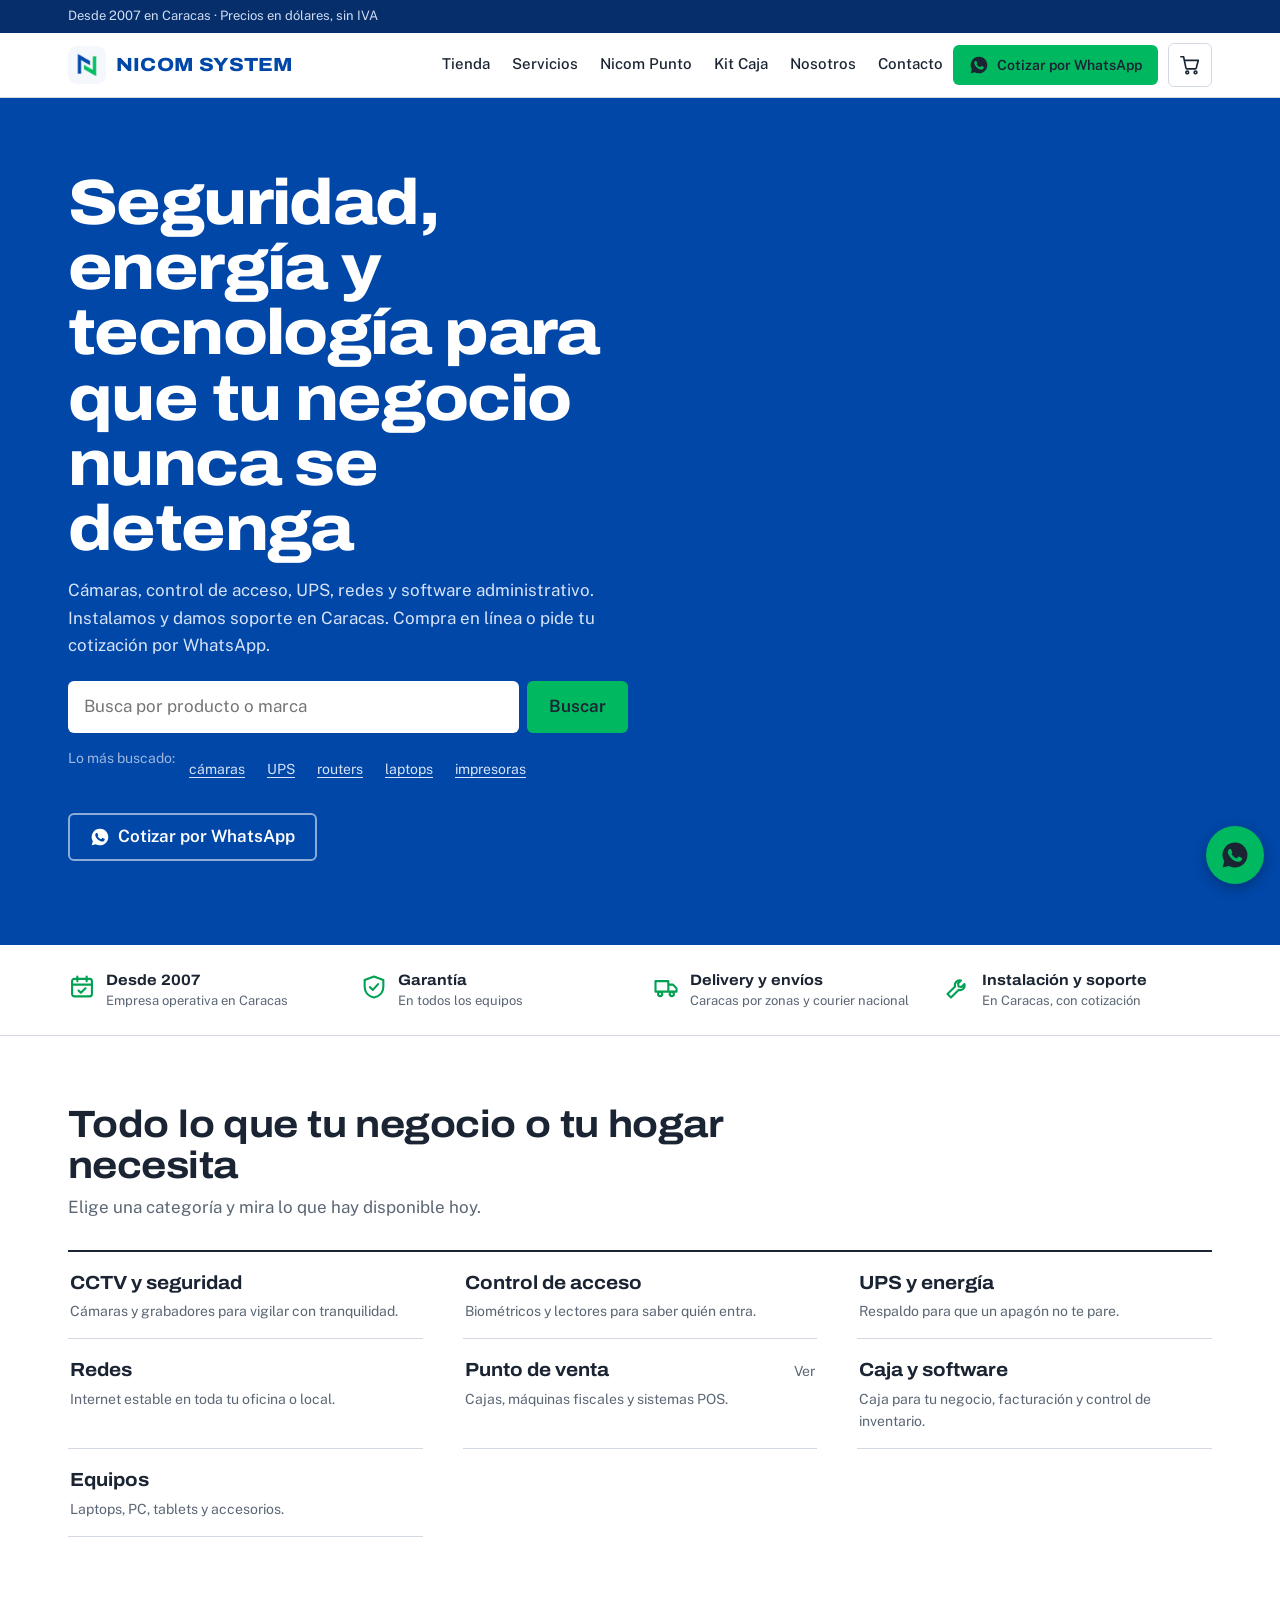
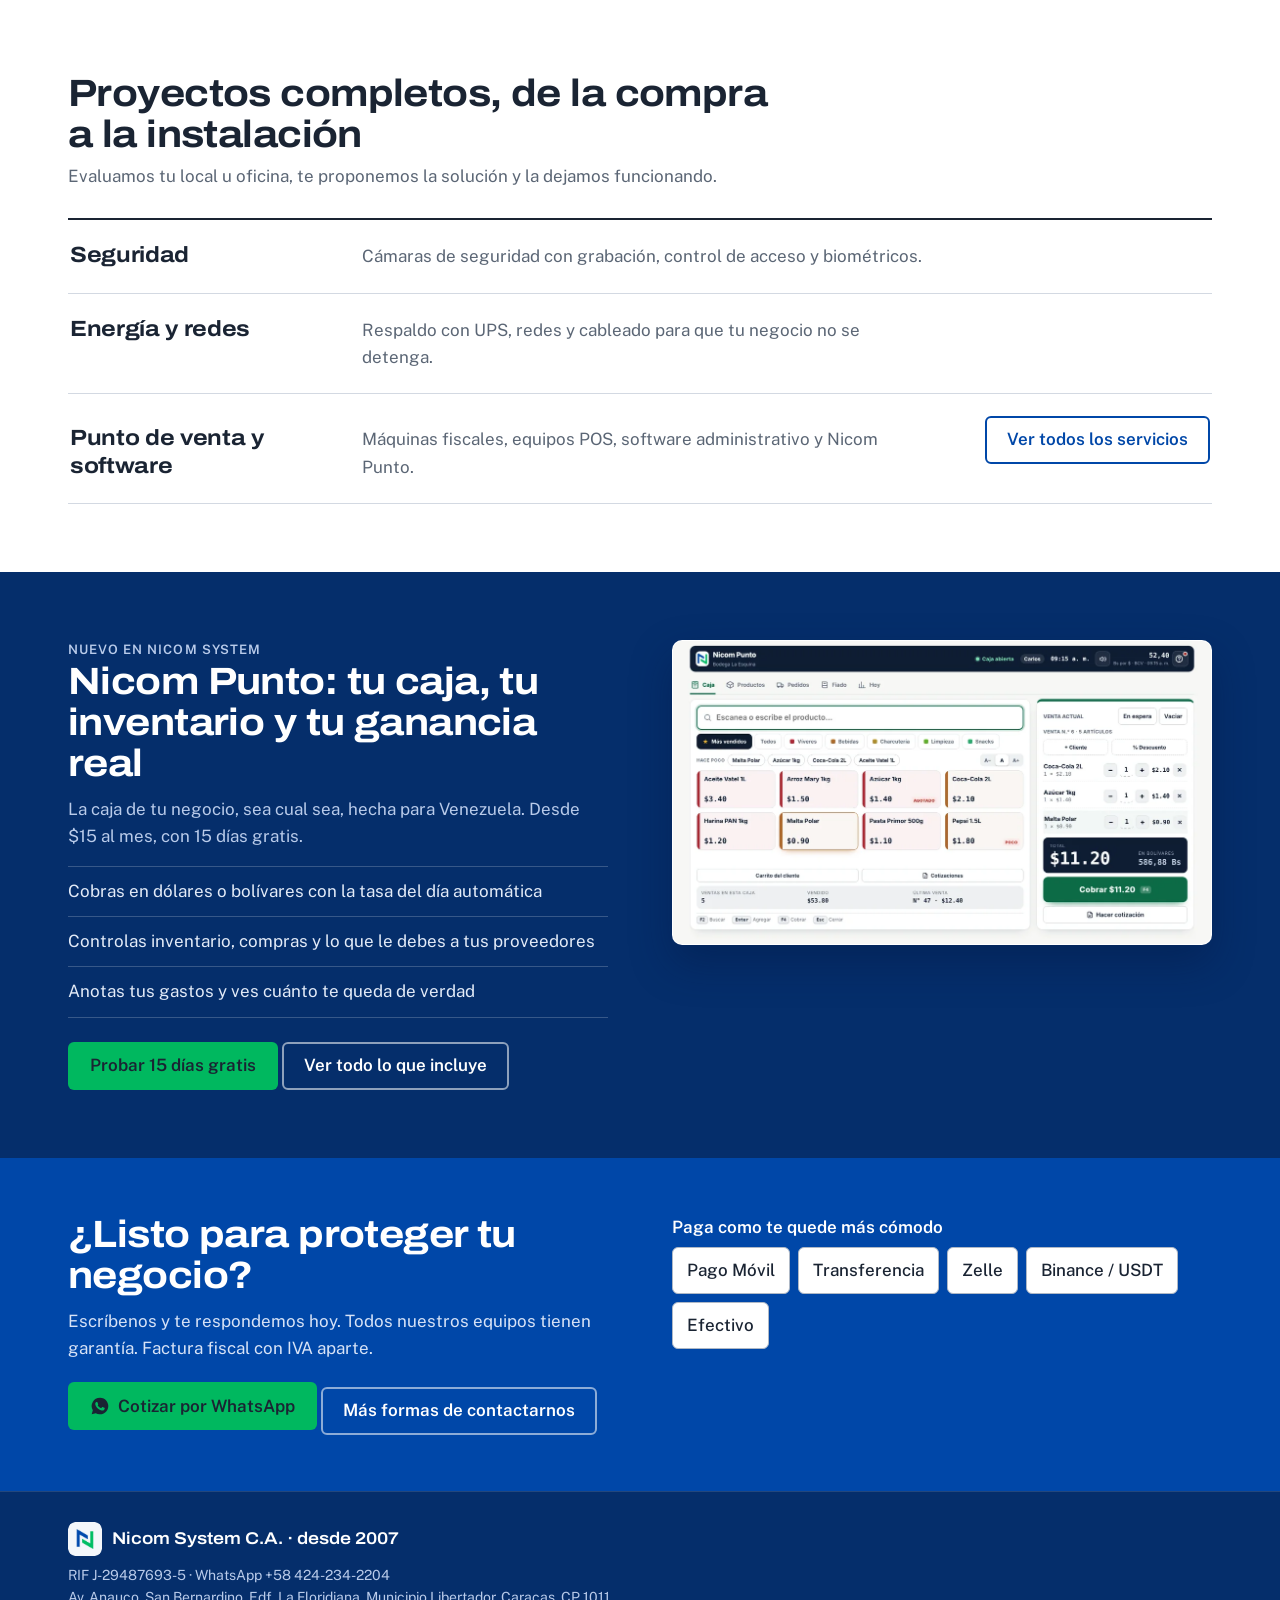
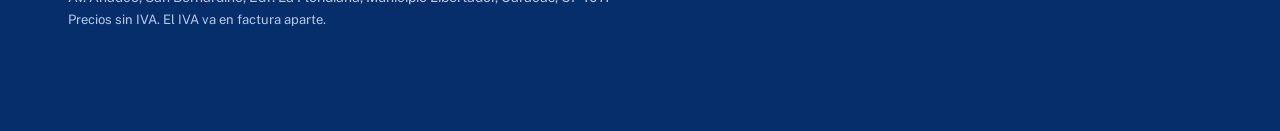
<file: index.html>
<!DOCTYPE html>
<html lang="es">
<head>
<meta charset="utf-8">
<meta name="viewport" content="width=device-width, initial-scale=1">
<title>Cámaras de seguridad, UPS y control de acceso en Caracas | Nicom System</title>
<meta name="description" content="Venta e instalación de cámaras de seguridad, UPS, control de acceso biométrico, redes y punto de venta en Caracas. Compra en línea o cotiza por WhatsApp. Garantía y soporte.">
<link rel="canonical" href="https://nicomsystem.com/">
<meta property="og:type" content="website">
<meta property="og:title" content="Cámaras de seguridad, UPS y control de acceso en Caracas | Nicom System">
<meta property="og:description" content="Venta e instalación de cámaras de seguridad, UPS, control de acceso biométrico, redes y punto de venta en Caracas. Compra en línea o cotiza por WhatsApp. Garantía y soporte.">
<meta property="og:url" content="https://nicomsystem.com/">
<meta property="og:image" content="https://nicomsystem.com/img/logo-nicom.png">
<meta name="theme-color" content="#0047A8">
<!-- LOGOS: archivos en la carpeta img/ (reemplaza el archivo para cambiar el logo) -->
<link rel="icon" type="image/png" href="img/logo-nicom.png">
<link rel="apple-touch-icon" href="img/logo-nicom.png">
<link rel="preconnect" href="https://fonts.googleapis.com">
<link rel="preconnect" href="https://fonts.gstatic.com" crossorigin>
<link rel="stylesheet" href="https://fonts.googleapis.com/css2?family=Archivo:wdth,wght@100,500..800&family=Public+Sans:wght@400;500;600&display=swap">
<script type="application/ld+json">
{"@context":"https://schema.org","@type":"LocalBusiness","name":"Nicom System C.A.","url":"https://nicomsystem.com/","telephone":"+584242342204","taxID":"J-29487693-5","address":{"@type":"PostalAddress","streetAddress":"Av. Anauco, San Bernardino, Edf. La Floridiana","addressLocality":"Caracas","addressRegion":"Distrito Capital","postalCode":"1011","addressCountry":"VE"}}
</script>
<link rel="stylesheet" href="estilos.css?v=8">
<script>
/* Enlaces viejos con # (por ejemplo nicomsystem.com/#tienda) llevan a la página nueva */
(function(){var m={'#tienda':'tienda.html','#servicios':'servicios.html','#punto-de-venta':'servicios.html#punto-de-venta','#nicom-punto':'nicom-punto.html','#proyectos':'servicios.html','#nosotros':'nosotros.html','#pagos':'nosotros.html#pagos','#contacto':'nosotros.html#contacto'};
var t=m[location.hash];if(!t)return;var p=t.split('#');location.replace(p[0]+location.search+(p[1]?'#'+p[1]:''))})();
</script>
</head>
<body>
<div class="franja"><div class="wrap" id="franja">Desde 2007 en Caracas · Precios en dólares, sin IVA</div></div>

<!-- ===== ENCABEZADO ===== -->
<header class="top">
  <div class="wrap nav">
    <a class="brand" href="./" aria-label="Nicom System C.A., inicio"><img src="img/logo-nicom.png" alt="Logo de Nicom System" width="38" height="38">NICOM SYSTEM</a>
    <nav class="menu" aria-label="Principal">
      <a href="tienda.html">Tienda</a><a href="servicios.html">Servicios</a><a href="nicom-punto.html">Nicom Punto</a><a href="kit-caja.html">Kit Caja</a><a href="nosotros.html">Nosotros</a><a href="nosotros.html#contacto">Contacto</a>
    </nav>
    <a class="btn btn-verde btn-sm" data-wa="Hola Nicom System, quiero una cotización de: ____." href="#" rel="noopener"><svg class="wa" viewBox="0 0 24 24"><use href="#iwa"/></svg>Cotizar por WhatsApp</a>
    <button class="cart-btn" id="btnCarrito" aria-label="Ver pedido"><svg class="i" viewBox="0 0 24 24"><circle cx="9" cy="20" r="1.5"/><circle cx="18" cy="20" r="1.5"/><path d="M2 3h3l2.6 12.4a1 1 0 0 0 1 .8h9.2a1 1 0 0 0 1-.8L21 7H6"/></svg><b id="cartN" data-n="0"></b></button>
    <button class="burger" id="burger" aria-label="Abrir menú" aria-expanded="false"><svg class="i" viewBox="0 0 24 24"><path d="M3 6h18M3 12h18M3 18h18"/></svg></button>
  </div>
  <div class="mmenu" id="mmenu">
    <a href="tienda.html">Tienda</a><a href="servicios.html">Servicios</a><a href="nicom-punto.html">Nicom Punto</a><a href="kit-caja.html">Kit Caja</a><a href="nosotros.html">Nosotros</a><a href="nosotros.html#contacto">Contacto</a>
    <a class="btn btn-verde" data-wa="Hola Nicom System, quiero una cotización de: ____." href="#" rel="noopener">Cotizar por WhatsApp</a>
  </div>
</header>

<main id="inicio">

<!-- ===== HERO: el catálogo es lo primero que se ve ===== -->
<section class="hero azul">
  <div class="wrap hero-g">
    <div>
      <h1>Seguridad, energía y tecnología para que tu negocio nunca se detenga</h1>
      <p class="sub">Cámaras, control de acceso, UPS, redes y software administrativo. Instalamos y damos soporte en Caracas. Compra en línea o pide tu cotización por WhatsApp.</p>
      <form class="hs" id="formHero" role="search"><input id="qHero" type="search" placeholder="Busca por producto o marca" aria-label="Buscar en la tienda" maxlength="60"><button class="btn btn-verde" type="submit">Buscar</button></form>
      <div class="sug"><span>Lo más buscado:</span><button data-q="cámara">cámaras</button><button data-q="UPS">UPS</button><button data-q="router">routers</button><button data-q="laptop">laptops</button><button data-q="impresora">impresoras</button></div>
      <a class="btn btn-linea" data-wa="Hola Nicom System, quiero una cotización de: ____." href="#" rel="noopener"><svg class="wa" viewBox="0 0 24 24"><use href="#iwa"/></svg>Cotizar por WhatsApp</a>
    </div>
    <div class="colder">
      <div class="vit" id="vit" hidden>
        <button class="vit-img" id="vitImg" aria-label="Ver detalle del producto"></button>
        <div class="vit-b">
          <div class="vit-top"><span class="vit-cat" id="vitCat"></span><span class="vit-n" id="vitN"></span></div>
          <h2 id="vitNom"></h2>
          <div class="price" id="vitPrecio"></div>
          <div class="iva" id="vitIva"></div>
          <div class="vit-acc">
            <button class="btn btn-verde" id="vitAdd">Agregar al pedido</button>
            <button class="btn btn-borde vit-nav" id="vitPrev" aria-label="Producto anterior">&lsaquo;</button>
            <button class="btn btn-borde vit-nav" id="vitNext" aria-label="Producto siguiente">&rsaquo;</button>
          </div>
        </div>
      </div>
      <div class="lista-p" id="listaP" hidden>
        <h2>Bajaron de precio</h2>
        <div id="listaPItems"></div>
      </div>
    </div>
  </div>
</section>

<!-- ===== GARANTÍA Y SERVICIO ===== -->
<section class="ben" aria-label="Por qué comprar en Nicom System">
  <div class="wrap ben-g">
    <div class="b"><svg class="i" viewBox="0 0 24 24"><rect x="3.500" y="5" width="17" height="15" rx="2"/><path d="M3.500 10h17M8 3v4M16 3v4M9 15l2 2 4-4"/></svg><div><strong>Desde 2007</strong><span>Empresa operativa en Caracas</span></div></div>
    <div class="b"><svg class="i" viewBox="0 0 24 24"><path d="M12 3l8 3v6c0 4.5-3.2 8-8 9-4.8-1-8-4.5-8-9V6z"/><path d="M8.5 12l2.5 2.5 4.5-5"/></svg><div><strong>Garantía</strong><span>En todos los equipos</span></div></div>
    <div class="b"><svg class="i" viewBox="0 0 24 24"><path d="M3 7h11v9H3zM14 10h4l3 3v3h-7z"/><circle cx="7" cy="18" r="1.800"/><circle cx="17" cy="18" r="1.800"/></svg><div><strong>Delivery y envíos</strong><span>Caracas por zonas y courier nacional</span></div></div>
    <div class="b"><svg class="i" viewBox="0 0 24 24"><path d="M14.500 6.500a4 4 0 0 0-5 5L3 18l3 3 6.500-6.500a4 4 0 0 0 5-5l-2.500 2.500-2.500-.5-.5-2.500z"/></svg><div><strong>Instalación y soporte</strong><span>En Caracas, con cotización</span></div></div>
  </div>
</section>

<!-- ===== ÍNDICE DE CATEGORÍAS ===== -->
<section id="categorias">
  <div class="wrap">
    <div class="sec-head"><h2>Todo lo que tu negocio o tu hogar necesita</h2><p>Elige una categoría y mira lo que hay disponible hoy.</p></div>
    <div class="indice" id="indice">
      <button class="idx" data-cat="Cámaras y CCTV"><span><span class="nm">CCTV y seguridad</span><span class="nt">Cámaras y grabadores para vigilar con tranquilidad.</span></span><span class="ct" id="n0"></span></button>
      <button class="idx" data-cat="Control de acceso"><span><span class="nm">Control de acceso</span><span class="nt">Biométricos y lectores para saber quién entra.</span></span><span class="ct" id="n1"></span></button>
      <button class="idx" data-cat="UPS y energía"><span><span class="nm">UPS y energía</span><span class="nt">Respaldo para que un apagón no te pare.</span></span><span class="ct" id="n2"></span></button>
      <button class="idx" data-cat="Redes"><span><span class="nm">Redes</span><span class="nt">Internet estable en toda tu oficina o local.</span></span><span class="ct" id="n3"></span></button>
      <a class="idx" href="servicios.html#punto-de-venta"><span><span class="nm">Punto de venta</span><span class="nt">Cajas, máquinas fiscales y sistemas POS.</span></span><span class="ct">Ver</span></a>
      <button class="idx" data-cat="Software y licencias"><span><span class="nm">Caja y software</span><span class="nt">Caja para tu negocio, facturación y control de inventario.</span></span><span class="ct" id="n4"></span></button>
      <button class="idx" data-cat="Laptops"><span><span class="nm">Equipos</span><span class="nt">Laptops, PC, tablets y accesorios.</span></span><span class="ct" id="n5"></span></button>
    </div>
  </div>
</section>

<!-- ===== DESTACADOS (con foto) ===== -->
<section class="banda" id="destacados">
  <div class="wrap">
    <div class="sec-head"><h2>Productos destacados</h2><p>Precios sin IVA. El IVA va en factura aparte.</p></div>
    <div class="grid" id="gridDest"><div class="skel"></div><div class="skel"></div><div class="skel"></div><div class="skel"></div></div>
  </div>
</section>

<!-- ===== SERVICIOS (resumen) ===== -->
<section id="servicios">
  <div class="wrap">
    <div class="sec-head"><h2>Proyectos completos, de la compra a la instalación</h2><p>Evaluamos tu local u oficina, te proponemos la solución y la dejamos funcionando.</p></div>
    <div class="filas">
      <div class="fila"><h3>Seguridad</h3><p>Cámaras de seguridad con grabación, control de acceso y biométricos.</p></div>
      <div class="fila"><h3>Energía y redes</h3><p>Respaldo con UPS, redes y cableado para que tu negocio no se detenga.</p></div>
      <div class="fila"><h3>Punto de venta y software</h3><p>Máquinas fiscales, equipos POS, software administrativo y Nicom Punto.</p><a class="btn btn-borde" href="servicios.html">Ver todos los servicios</a></div>
    </div>
  </div>
</section>


<!-- ===== NICOM PUNTO (destacado) ===== -->
<section class="azul-o punto-dest">
  <div class="wrap dos">
    <div>
      <p class="kick">Nuevo en Nicom System</p>
      <h2>Nicom Punto: tu caja, tu inventario y tu ganancia real</h2>
      <p style="margin-top:12px">La caja de tu negocio, sea cual sea, hecha para Venezuela. Desde $15 al mes, con 15 días gratis.</p>
      <ul class="lista">
        <li>Cobras en dólares o bolívares con la tasa del día automática</li>
        <li>Controlas inventario, compras y lo que le debes a tus proveedores</li>
        <li>Anotas tus gastos y ves cuánto te queda de verdad</li>
      </ul>
      <a class="btn btn-verde" href="https://punto.nicomsystem.com" rel="noopener">Probar 15 días gratis</a>
      <a class="btn btn-linea" href="nicom-punto.html">Ver todo lo que incluye</a>
    </div>
    <div class="shot-hero"><img src="img/pc-caja.webp" width="1100" height="619" loading="lazy" alt="Pantalla de caja de Nicom Punto"></div>
  </div>
</section>


<!-- ===== PAGOS Y CONTACTO ===== -->
<section class="azul cta">
  <div class="wrap dos">
    <div>
      <h2>¿Listo para proteger tu negocio?</h2>
      <p style="margin:12px 0 20px;color:#D7E3F7">Escríbenos y te respondemos hoy. Todos nuestros equipos tienen garantía. Factura fiscal con IVA aparte.</p>
      <a class="btn btn-verde" data-wa="Hola Nicom System, quiero una cotización de: ____." href="#" rel="noopener"><svg class="wa" viewBox="0 0 24 24"><use href="#iwa"/></svg>Cotizar por WhatsApp</a>
      <a class="btn btn-linea" href="nosotros.html#contacto">Más formas de contactarnos</a>
    </div>
    <div>
      <p style="font-weight:600;color:#fff">Paga como te quede más cómodo</p>
      <div class="pagos"><span class="pago">Pago Móvil</span><span class="pago">Transferencia</span><span class="pago">Zelle</span><span class="pago">Binance / USDT</span><span class="pago">Efectivo</span></div>
    </div>
  </div>
</section>

</main>

<footer>
  <div class="wrap">
    <div class="fbrand"><img src="img/logo-nicom.png" alt="" width="34" height="34" loading="lazy">Nicom System C.A. · desde 2007</div>
    RIF J-29487693-5 · WhatsApp +58 424-234-2204<br>
    Av. Anauco, San Bernardino, Edf. La Floridiana, Municipio Libertador, Caracas, CP 1011<br>
    <span style="font-size:13px">Precios sin IVA. El IVA va en factura aparte.</span>
  </div>
</footer>

<a class="fwa" data-wa="Hola Nicom System, quiero una cotización de: ____." href="#" rel="noopener" aria-label="Escribir por WhatsApp"><svg class="wa" viewBox="0 0 24 24"><use href="#iwa"/></svg></a>

<svg width="0" height="0" style="position:absolute" aria-hidden="true"><symbol id="iwa" viewBox="0 0 24 24"><path d="M12 2a10 10 0 0 0-8.6 15.1L2 22l5-1.3A10 10 0 1 0 12 2zm5.2 14.2c-.2.6-1.3 1.2-1.8 1.2-.5.1-1 .2-3.3-.7-2.8-1.1-4.6-4-4.7-4.2-.1-.2-1.1-1.5-1.1-2.8 0-1.3.7-1.9.9-2.2.2-.3.5-.3.7-.3h.5c.2 0 .4 0 .6.5.2.6.8 2 .8 2.1.1.1.1.3 0 .4l-.3.5c-.1.2-.3.3-.1.6.2.3.7 1.2 1.5 1.9 1 .9 1.9 1.2 2.2 1.3.3.1.4.1.6-.1.2-.2.7-.8.9-1.1.2-.3.4-.2.6-.1l1.9.9c.3.1.5.2.5.3.1.1.1.6-.1 1.2z"/></symbol></svg>

<!-- ===== CARRITO ===== -->
<div class="ov" id="ov"></div>
<aside class="drawer" id="drawer" aria-label="Tu pedido" aria-hidden="true">
  <header><h2 style="font-size:20px">Tu pedido</h2><button class="x" id="cerrarCarrito" aria-label="Cerrar">×</button></header>
  <div class="items" id="items"></div>
  <div class="foot" id="footCarrito">
    <div class="tot"><span>Total ($ ref a tasa BCV)</span><span id="totUsd">$0.00</span></div>
    <div class="iva" id="totBs" style="margin-top:2px"></div>
    <div class="iva">Precios sin IVA. El IVA va en factura aparte.</div>
    <button class="btn btn-azul" id="btnPagar">Solicitar mi pedido</button>
    <button class="btn btn-borde" id="btnVaciar" style="min-height:40px;font-size:14px">Vaciar pedido</button>
  </div>
</aside>

<!-- ===== MODAL DE PAGO ===== -->
<dialog id="dlgPago"><div class="dg co">
  <button class="x" data-close aria-label="Cerrar">×</button>
  <h2>Confirma tu pedido</h2>
  <div class="iva" id="resPago"></div>
  <label for="pNombre" style="font-size:14px;font-weight:600;display:block;margin-top:14px">Tu nombre</label>
  <input id="pNombre" autocomplete="name" maxlength="80" placeholder="Para identificar tu pedido">
  <label for="pTel" style="font-size:14px;font-weight:600;display:block;margin-top:12px">Tu WhatsApp</label>
  <input id="pTel" type="tel" inputmode="tel" autocomplete="tel" maxlength="20" placeholder="Ej: 0424 234 2204">
  <p style="font-weight:600;margin-top:12px">¿Cómo lo recibes?</p>
  <div class="metodos" id="entregas">
    <label><input type="radio" name="entrega" value="delivery" checked>Delivery en Caracas</label>
    <label><input type="radio" name="entrega" value="courier">Envío nacional por courier</label>
  </div>
  <label for="pZona" id="lblZona" style="font-size:14px;font-weight:600;display:block">Zona o urbanización en Caracas</label>
  <input id="pZona" maxlength="100" placeholder="Ej: San Bernardino">
  <div class="err" id="ePago" style="color:#B3261E"></div>
  <p style="font-weight:600;margin-top:8px">¿Cómo prefieres pagar?</p>
  <div class="metodos" id="metodos">
    <label><input type="radio" name="metodo" value="Pago Móvil" checked>Pago Móvil (Bs.)</label>
    <label><input type="radio" name="metodo" value="Transferencia">Transferencia nacional (Bs.)</label>
    <label><input type="radio" name="metodo" value="Zelle">Zelle</label>
    <label><input type="radio" name="metodo" value="Binance / USDT">Binance P2P / USDT</label>
    <label><input type="radio" name="metodo" value="Efectivo">Efectivo</label>
  </div>
  <div id="resPago2" aria-live="polite" style="margin-top:12px;padding:12px 14px;border:1px solid #B9CCE8;background:#F1F6FD;border-radius:8px;font-size:14px;line-height:1.5"></div>
  <p class="iva"><strong>No pagas ahora.</strong> Te confirmamos por WhatsApp la disponibilidad, la entrega y los datos de pago. El monto en Bs. se calcula con el precio referencial y la tasa BCV del día de tu pago; si la tasa cambia, te avisamos el monto actualizado antes de que pagues. Solo pagas cuando tú lo confirmes.</p>
  <button class="btn btn-verde" id="btnEnviar" style="width:100%;margin-top:14px;white-space:normal"><svg class="wa" viewBox="0 0 24 24"><use href="#iwa"/></svg>Enviar solicitud por WhatsApp</button>
</div></dialog>

<!-- ===== MODAL DE PRODUCTO ===== -->
<dialog id="dlgProd"><div class="dg" id="prodBody"></div></dialog>

<div class="toast" id="toast" role="status"></div>

<script src="nicom.js?v=10" defer></script>
</body>
</html>
</file>
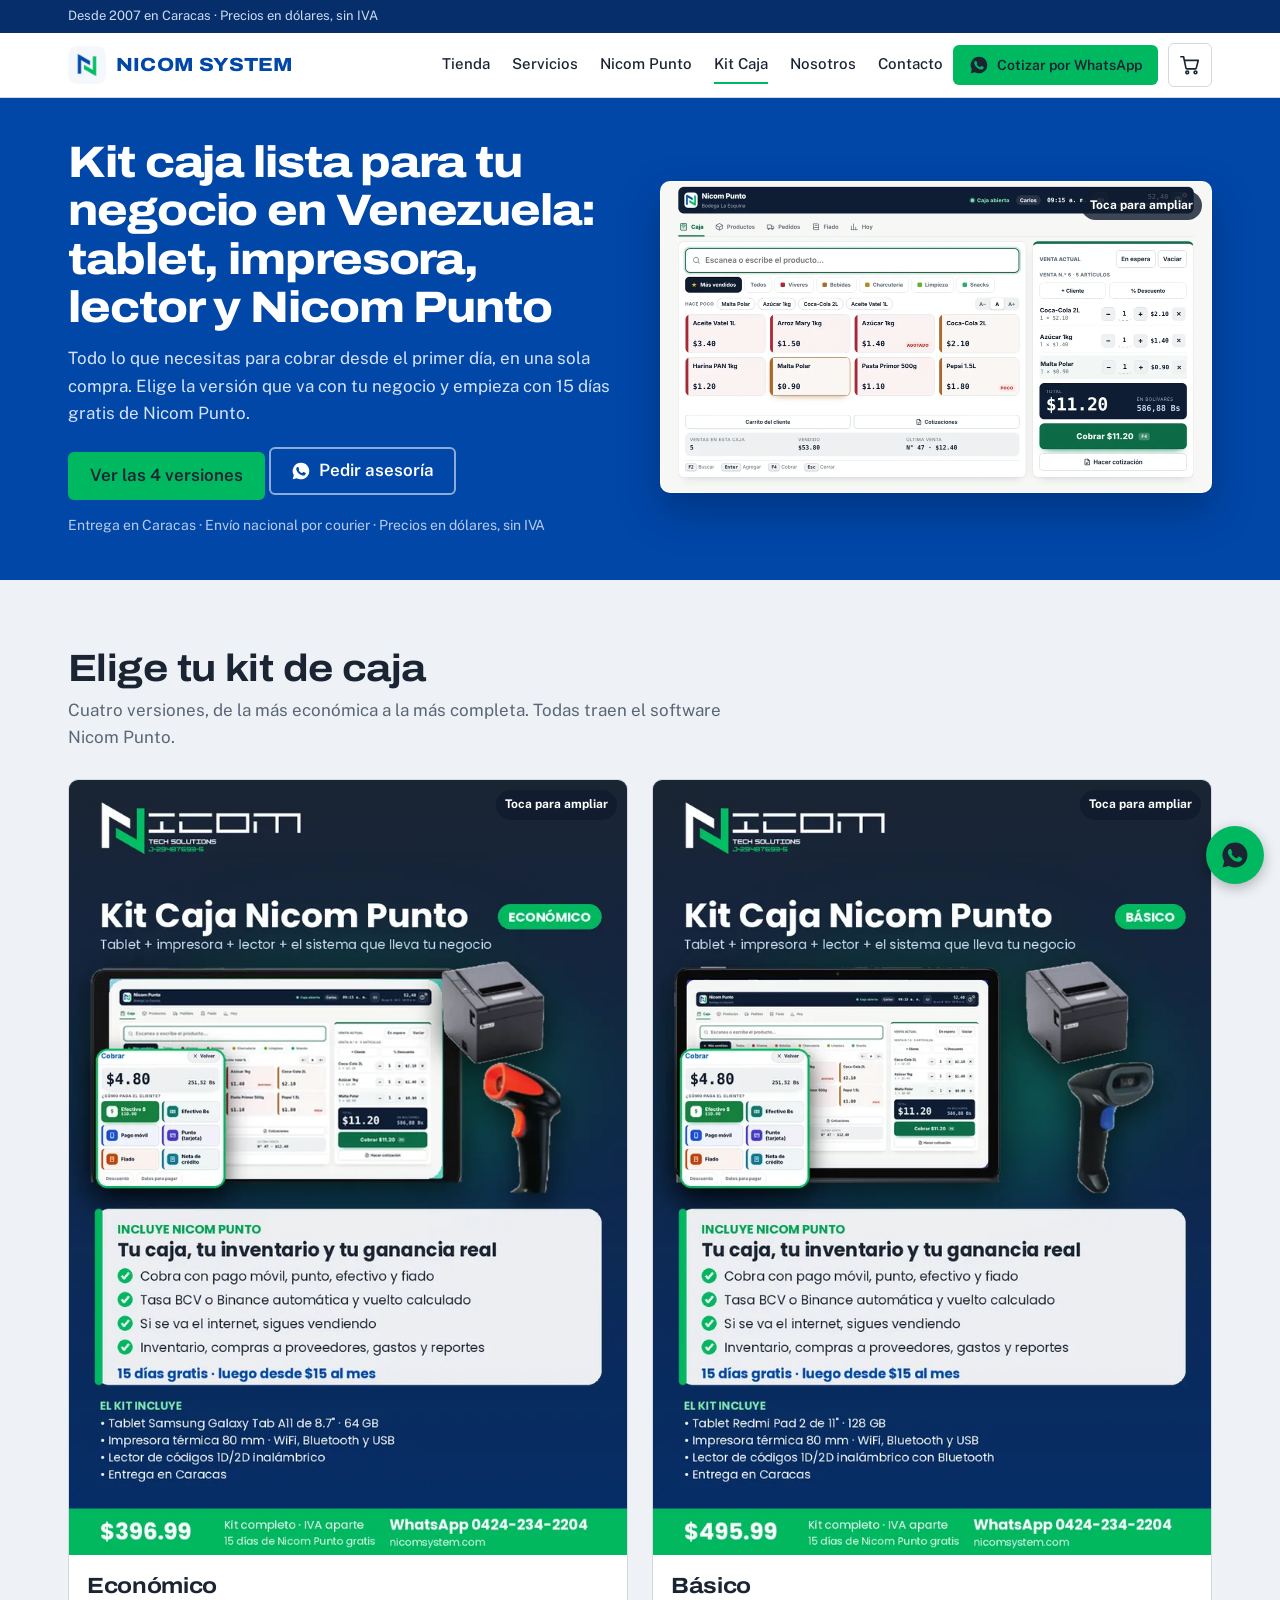
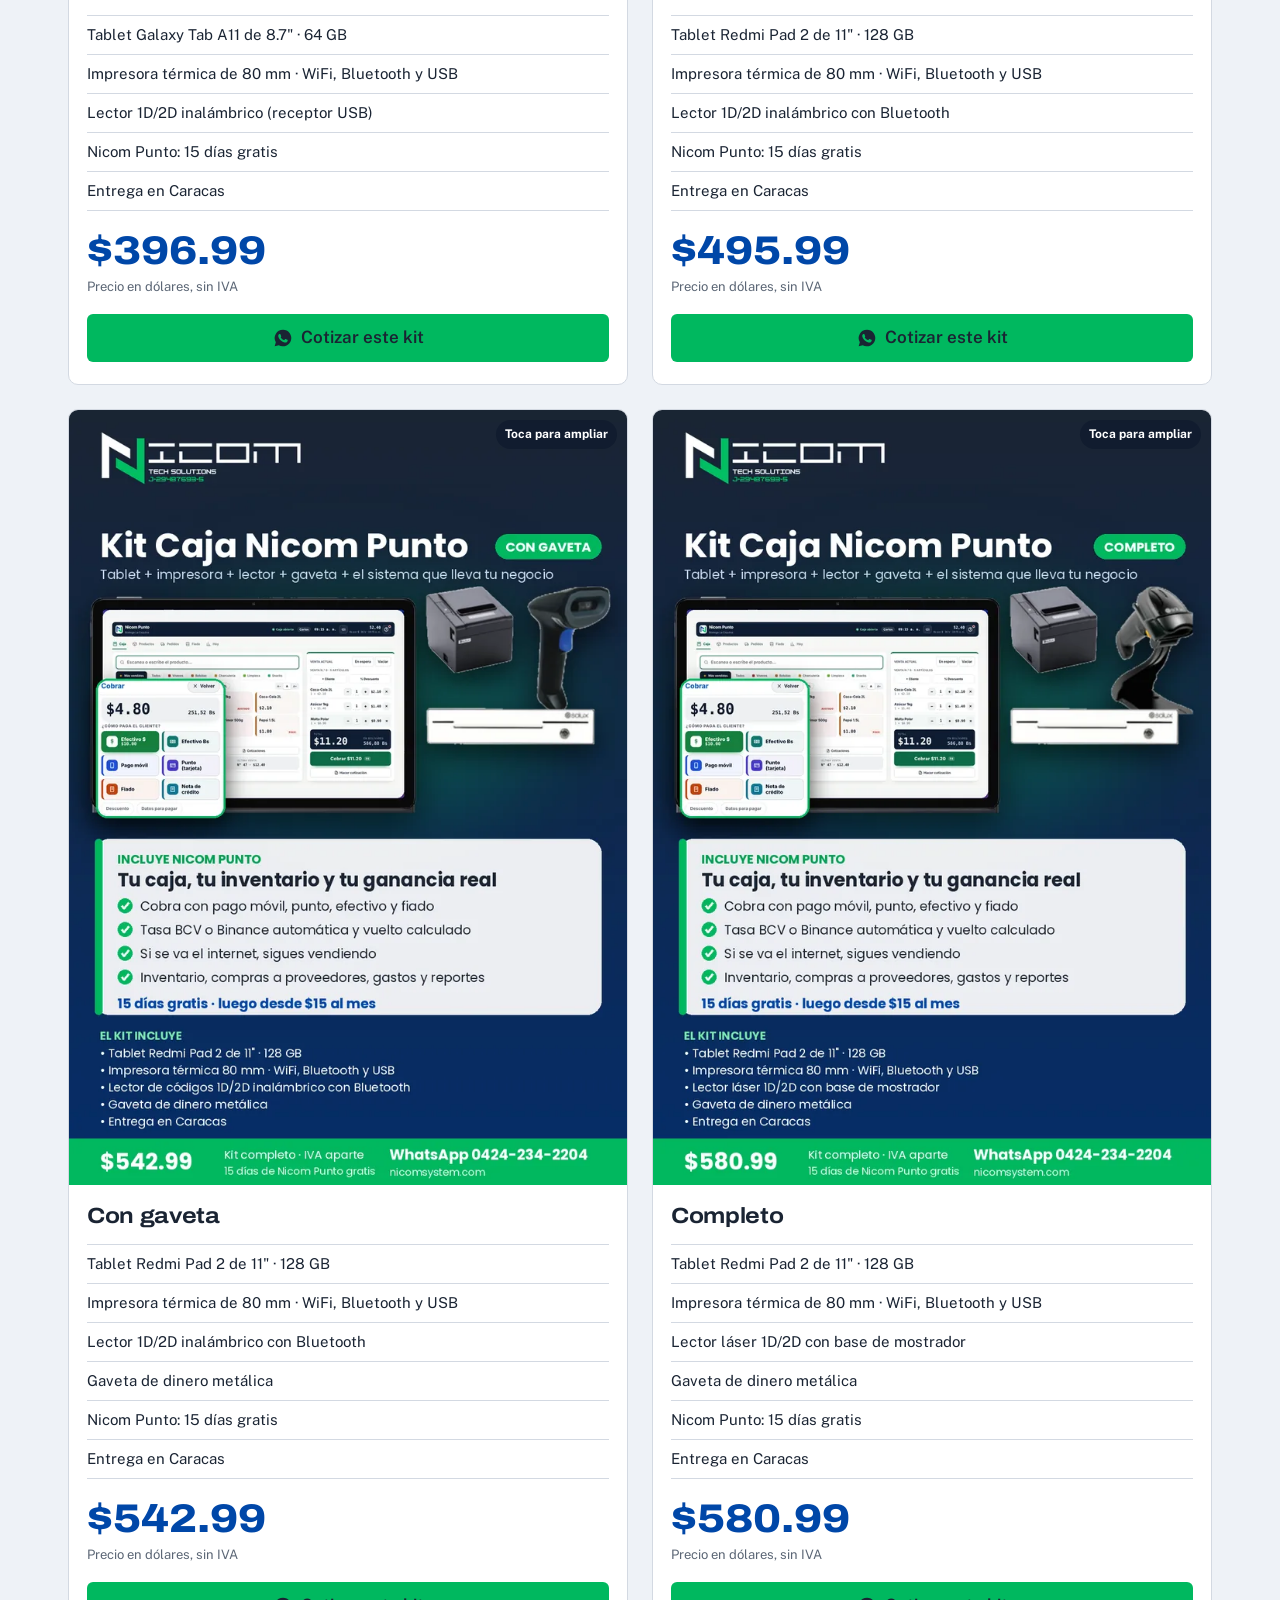
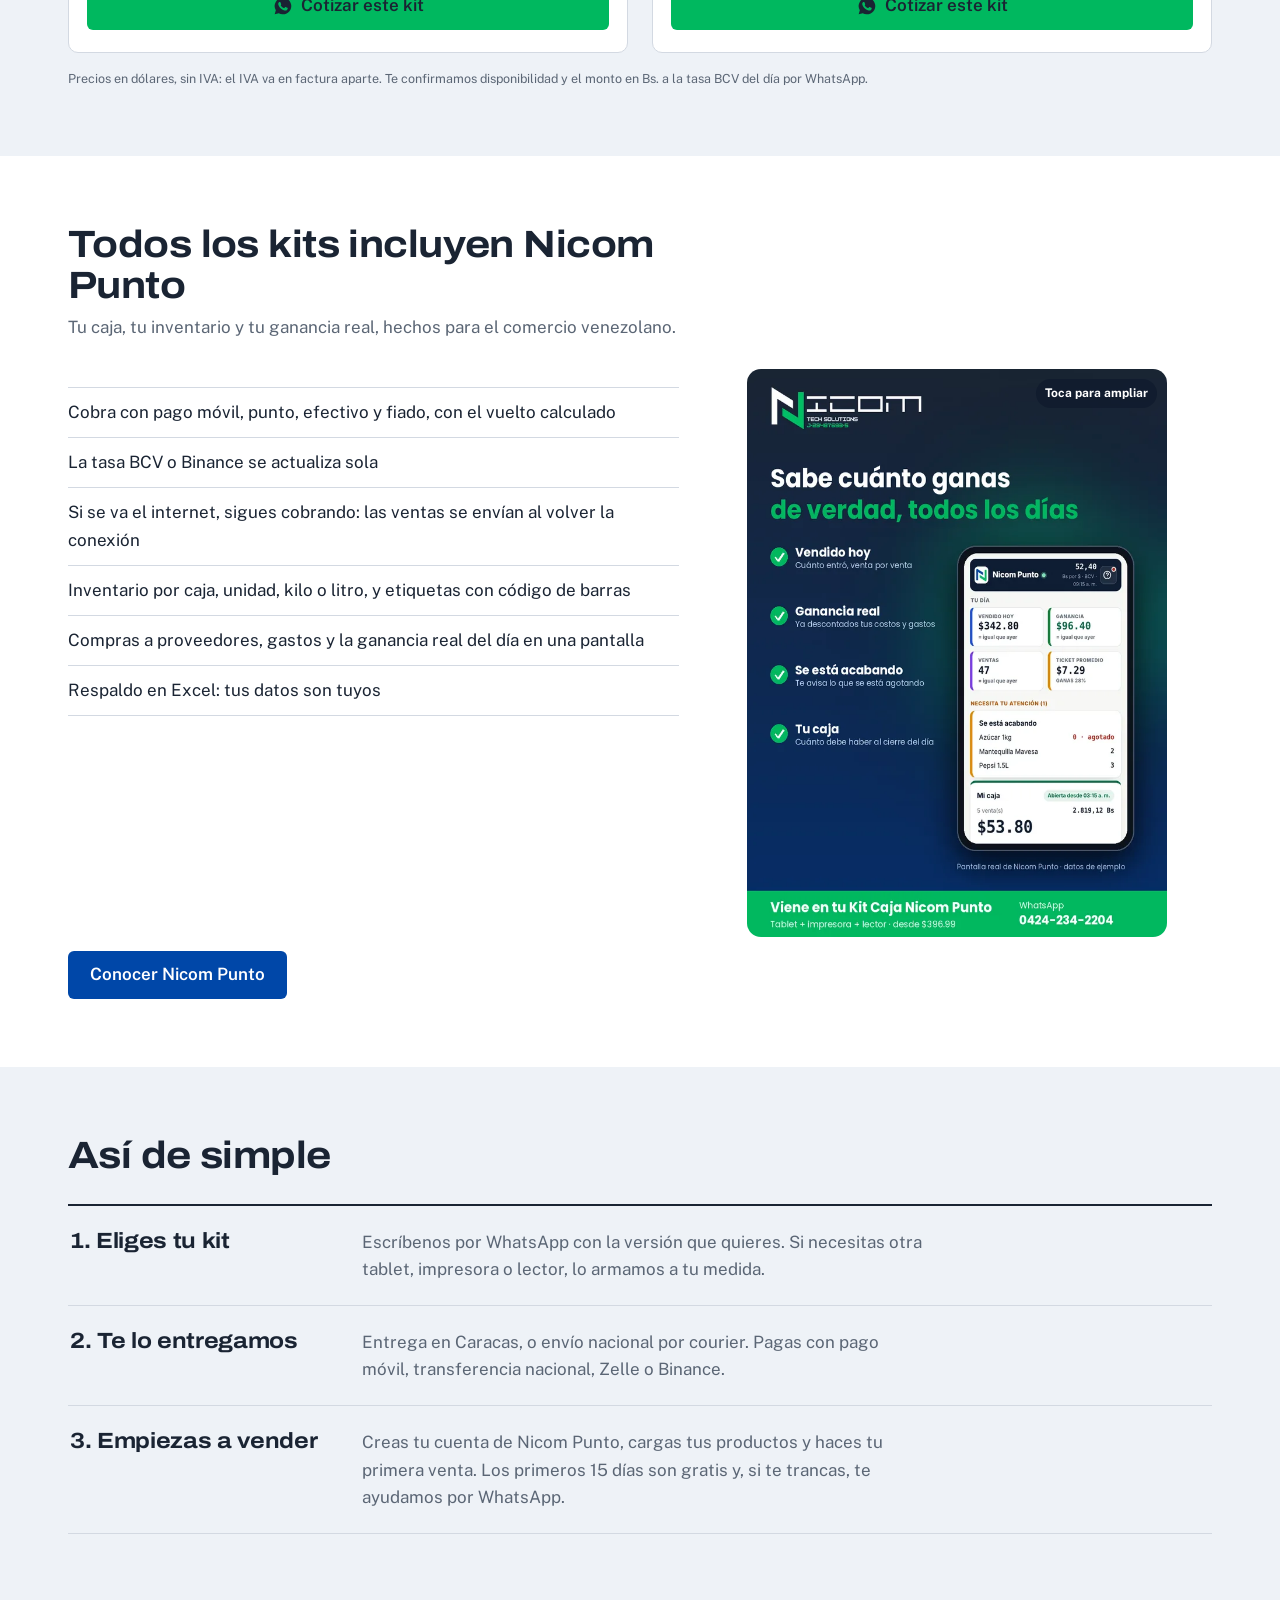
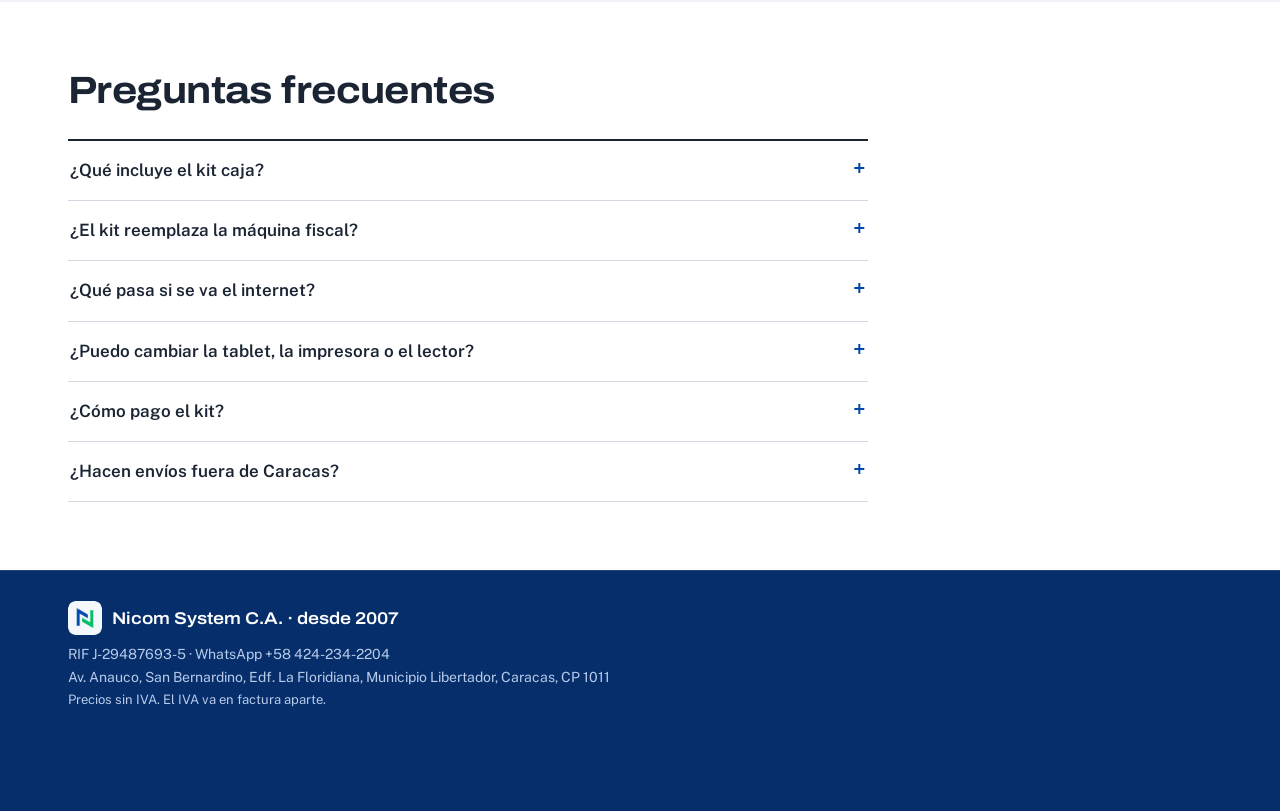
<file: kit-caja.html>
<!DOCTYPE html>
<html lang="es">
<head>
<meta charset="utf-8">
<meta name="viewport" content="width=device-width, initial-scale=1">
<title>Kit caja registradora para bodegas y comercios en Venezuela: tablet, impresora y Nicom Punto | Nicom System</title>
<meta name="description" content="Kit caja lista para tu negocio en Venezuela: tablet, impresora térmica de 80 mm, lector de códigos de barras y Nicom Punto con 15 días gratis. 4 versiones desde $396.99. Entrega en Caracas.">
<link rel="canonical" href="https://nicomsystem.com/kit-caja.html">
<meta property="og:type" content="website">
<meta property="og:title" content="Kit caja lista para tu negocio en Venezuela | Nicom System">
<meta property="og:description" content="Tablet, impresora térmica, lector de códigos y Nicom Punto con 15 días gratis. 4 versiones, entrega en Caracas.">
<meta property="og:url" content="https://nicomsystem.com/kit-caja.html">
<meta property="og:image" content="https://nicomsystem.com/img/kit-basico.webp">
<meta name="theme-color" content="#0047A8">
<link rel="icon" type="image/png" href="img/logo-nicom.png">
<link rel="apple-touch-icon" href="img/logo-nicom.png">
<link rel="preconnect" href="https://fonts.googleapis.com">
<link rel="preconnect" href="https://fonts.gstatic.com" crossorigin>
<link rel="stylesheet" href="https://fonts.googleapis.com/css2?family=Archivo:wdth,wght@100,500..800&family=Public+Sans:wght@400;500;600&display=swap">
<script type="application/ld+json">{"@context":"https://schema.org","@type":"BreadcrumbList","itemListElement":[{"@type":"ListItem","position":1,"name":"Inicio","item":"https://nicomsystem.com/"},{"@type":"ListItem","position":2,"name":"Kit Caja Nicom Punto","item":"https://nicomsystem.com/kit-caja.html"}]}</script>
<script type="application/ld+json">{"@context":"https://schema.org","@type":"ItemList","name":"Kit Caja Nicom Punto","itemListElement":[{"@type":"ListItem","position":1,"item":{"@type":"Product","name":"Kit Caja Nicom Punto Económico","description":"Tablet Samsung Galaxy Tab A11, impresora térmica de 80 mm, lector de códigos de barras 1D/2D y Nicom Punto.","brand":{"@type":"Brand","name":"Nicom System"}}},{"@type":"ListItem","position":2,"item":{"@type":"Product","name":"Kit Caja Nicom Punto Básico","description":"Tablet Redmi Pad 2 de 11 pulgadas, impresora térmica de 80 mm, lector de códigos de barras 1D/2D y Nicom Punto.","brand":{"@type":"Brand","name":"Nicom System"}}},{"@type":"ListItem","position":3,"item":{"@type":"Product","name":"Kit Caja Nicom Punto con Gaveta","description":"Tablet Redmi Pad 2, impresora térmica de 80 mm, lector de códigos de barras, gaveta de dinero y Nicom Punto.","brand":{"@type":"Brand","name":"Nicom System"}}},{"@type":"ListItem","position":4,"item":{"@type":"Product","name":"Kit Caja Nicom Punto Completo","description":"Tablet Redmi Pad 2, impresora térmica de 80 mm, lector láser con base de mostrador, gaveta de dinero y Nicom Punto.","brand":{"@type":"Brand","name":"Nicom System"}}}]}</script>
<script type="application/ld+json">{"@context":"https://schema.org","@type":"FAQPage","mainEntity":[{"@type":"Question","name":"¿Qué incluye el kit caja?","acceptedAnswer":{"@type":"Answer","text":"Una tablet, una impresora térmica de 80 mm, un lector de códigos de barras y el software Nicom Punto con 15 días gratis. Las versiones Con gaveta y Completo agregan una gaveta de dinero."}},{"@type":"Question","name":"¿El kit reemplaza la máquina fiscal?","acceptedAnswer":{"@type":"Answer","text":"No. Nicom Punto es tu caja y tu control interno, y no reemplaza tu medio de facturación."}},{"@type":"Question","name":"¿Qué pasa si se va el internet?","acceptedAnswer":{"@type":"Answer","text":"Puedes seguir cobrando: las ventas se guardan en el equipo y se envían cuando vuelve la conexión."}},{"@type":"Question","name":"¿Cómo pago el kit?","acceptedAnswer":{"@type":"Answer","text":"Con pago móvil, transferencia nacional, Zelle o Binance. Te confirmamos el monto exacto en Bs. a la tasa BCV del día antes de que pagues."}}]}</script>
<link rel="stylesheet" href="estilos.css?v=8">
<style>
.kits{display:grid;gap:18px;grid-template-columns:1fr}
.kit{background:#fff;border:1px solid var(--linea);border-radius:10px;overflow:hidden;display:flex;flex-direction:column}
.kit img{width:100%;height:auto;display:block;background:#0f1b2d}
.kit-b{padding:18px 18px 22px;display:flex;flex-direction:column;gap:6px;flex:1}
.kit-b h3{font-size:22px}
.kit-b .lista{margin:8px 0 10px;font-size:15px}.kit-b .lista li{padding:7px 0}
.kit-precio{font-size:40px;margin-top:4px}
.mini2{font-size:13px;color:var(--gris);margin-bottom:10px}
.punto-g{display:grid;gap:24px;grid-template-columns:1fr;align-items:start}
.punto-img img{width:100%;max-width:420px;height:auto;border-radius:14px;display:block;margin:0 auto}
.kit img[data-grande]{cursor:zoom-in;transition:transform .25s ease}
.kit:hover img[data-grande]{transform:scale(1.04)}
.kit{position:relative}
.kit-zoom{position:absolute;top:10px;right:10px;background:rgba(15,27,45,.8);color:#fff;font-size:12px;font-weight:700;padding:5px 9px;border-radius:99px;pointer-events:none}
.kit-img{overflow:hidden;position:relative}
.lbx{position:fixed;inset:0;z-index:9999;background:rgba(7,14,26,.92);display:none;align-items:center;justify-content:center;padding:16px;cursor:zoom-out}
.lbx.on{display:flex}
.lbx img{max-width:100%;max-height:100%;width:auto;height:auto;border-radius:10px;box-shadow:0 10px 50px rgba(0,0,0,.6)}
.lbx-x{position:absolute;top:14px;right:18px;background:#fff;color:#0f1b2d;border:0;border-radius:99px;font-size:15px;font-weight:700;padding:9px 16px;cursor:pointer}
@media(hover:none){.kit:hover img[data-grande]{transform:none}}
@media(min-width:900px){.hero{padding:40px 0 44px}.hero .h1-punto{font-size:44px;line-height:1.1}.hero-g{grid-template-columns:minmax(0,1fr) minmax(0,1fr);gap:40px}.hero p.sub{max-width:none;margin:14px 0 20px}}
.shot-hero img[data-grande],.punto-img img[data-grande]{cursor:zoom-in;transition:transform .25s ease}
.shot-hero:hover img[data-grande],.punto-img:hover img[data-grande]{transform:scale(1.02)}
@media(hover:none){.shot-hero:hover img[data-grande],.punto-img:hover img[data-grande]{transform:none}}
@media(min-width:700px){.kits{grid-template-columns:1fr 1fr}}
@media(min-width:1000px){.kits{grid-template-columns:repeat(2,1fr);gap:24px}.punto-g{grid-template-columns:1.2fr 1fr}}
</style>
</head>
<body>
<div class="franja"><div class="wrap" id="franja">Desde 2007 en Caracas · Precios en dólares, sin IVA</div></div>

<!-- ===== ENCABEZADO ===== -->
<header class="top">
  <div class="wrap nav">
    <a class="brand" href="./" aria-label="Nicom System C.A., inicio"><img src="img/logo-nicom.png" alt="Logo de Nicom System" width="38" height="38">NICOM SYSTEM</a>
    <nav class="menu" aria-label="Principal">
      <a href="tienda.html">Tienda</a><a href="servicios.html">Servicios</a><a href="nicom-punto.html">Nicom Punto</a><a href="kit-caja.html" aria-current="page">Kit Caja</a><a href="nosotros.html">Nosotros</a><a href="nosotros.html#contacto">Contacto</a>
    </nav>
    <a class="btn btn-verde btn-sm" data-wa="Hola Nicom System, quiero una cotización de: ____." href="#" rel="noopener"><svg class="wa" viewBox="0 0 24 24"><use href="#iwa"/></svg>Cotizar por WhatsApp</a>
    <button class="cart-btn" id="btnCarrito" aria-label="Ver pedido"><svg class="i" viewBox="0 0 24 24"><circle cx="9" cy="20" r="1.5"/><circle cx="18" cy="20" r="1.5"/><path d="M2 3h3l2.6 12.4a1 1 0 0 0 1 .8h9.2a1 1 0 0 0 1-.8L21 7H6"/></svg><b id="cartN" data-n="0"></b></button>
    <button class="burger" id="burger" aria-label="Abrir menú" aria-expanded="false"><svg class="i" viewBox="0 0 24 24"><path d="M3 6h18M3 12h18M3 18h18"/></svg></button>
  </div>
  <div class="mmenu" id="mmenu">
    <a href="tienda.html">Tienda</a><a href="servicios.html">Servicios</a><a href="nicom-punto.html">Nicom Punto</a><a href="kit-caja.html" aria-current="page">Kit Caja</a><a href="nosotros.html">Nosotros</a><a href="nosotros.html#contacto">Contacto</a>
    <a class="btn btn-verde" data-wa="Hola Nicom System, quiero una cotización de: ____." href="#" rel="noopener">Cotizar por WhatsApp</a>
  </div>
</header>

<main id="inicio">

<!-- ===== HERO ===== -->
<section class="hero azul">
  <div class="wrap hero-g">
    <div>
      <h1 class="h1-punto">Kit caja lista para tu negocio en Venezuela: tablet, impresora, lector y Nicom Punto</h1>
      <p class="sub">Todo lo que necesitas para cobrar desde el primer día, en una sola compra. Elige la versión que va con tu negocio y empieza con 15 días gratis de Nicom Punto.</p>
      <a class="btn btn-verde" href="#versiones">Ver las 4 versiones</a>
      <a class="btn btn-linea" data-wa="Hola Nicom System, quiero armar mi kit de caja. ¿Me asesoran?" href="#" rel="noopener"><svg class="wa" viewBox="0 0 24 24"><use href="#iwa"/></svg>Pedir asesoría</a>
      <p class="mini">Entrega en Caracas · Envío nacional por courier · Precios en dólares, sin IVA</p>
    </div>
    <div class="shot-hero" style="position:relative"><img src="img/pc-caja.webp" data-grande="img/pc-caja.webp" width="1100" height="619" alt="Pantalla de caja de Nicom Punto con productos, carrito y total en dólares y bolívares"><span class="kit-zoom">Toca para ampliar</span></div>
  </div>
</section>

<!-- ===== VERSIONES ===== -->
<section class="banda" id="versiones">
  <div class="wrap">
    <div class="sec-head"><h2>Elige tu kit de caja</h2><p>Cuatro versiones, de la más económica a la más completa. Todas traen el software Nicom Punto.</p></div>
    <div class="kits">
      <article class="kit" data-kit="Kit Caja Nicom Punto Económico">
        <div class="kit-img"><img src="img/kit-economico.webp" data-grande="img/kit-economico-grande.webp" width="720" height="1000" loading="lazy" alt="Kit Caja Nicom Punto Económico: tablet, impresora térmica de 80 mm, lector de códigos de barras con Nicom Punto"><span class="kit-zoom">Toca para ampliar</span></div>
        <div class="kit-b">
          <h3>Económico</h3>
          <ul class="lista">
            <li>Tablet Galaxy Tab A11 de 8.7" · 64 GB</li>
            <li>Impresora térmica de 80 mm · WiFi, Bluetooth y USB</li>
            <li>Lector 1D/2D inalámbrico (receptor USB)</li>
            <li>Nicom Punto: 15 días gratis</li>
            <li>Entrega en Caracas</li>
          </ul>
          <p class="precio kit-precio" data-kp>$396.99</p>
          <p class="mini2 kit-bs" data-kbs>Precio en dólares, sin IVA</p>
          <a class="btn btn-verde" data-wa="Hola Nicom System, quiero el Kit Caja Nicom Punto Económico. ¿Está disponible?" href="#" rel="noopener"><svg class="wa" viewBox="0 0 24 24"><use href="#iwa"/></svg>Cotizar este kit</a>
        </div>
      </article>
      <article class="kit" data-kit="Kit Caja Nicom Punto Básico">
        <div class="kit-img"><img src="img/kit-basico.webp" data-grande="img/kit-basico-grande.webp" width="720" height="1000" loading="lazy" alt="Kit Caja Nicom Punto Básico: tablet, impresora térmica de 80 mm, lector de códigos de barras con Nicom Punto"><span class="kit-zoom">Toca para ampliar</span></div>
        <div class="kit-b">
          <h3>Básico</h3>
          <ul class="lista">
            <li>Tablet Redmi Pad 2 de 11" · 128 GB</li>
            <li>Impresora térmica de 80 mm · WiFi, Bluetooth y USB</li>
            <li>Lector 1D/2D inalámbrico con Bluetooth</li>
            <li>Nicom Punto: 15 días gratis</li>
            <li>Entrega en Caracas</li>
          </ul>
          <p class="precio kit-precio" data-kp>$495.99</p>
          <p class="mini2 kit-bs" data-kbs>Precio en dólares, sin IVA</p>
          <a class="btn btn-verde" data-wa="Hola Nicom System, quiero el Kit Caja Nicom Punto Básico. ¿Está disponible?" href="#" rel="noopener"><svg class="wa" viewBox="0 0 24 24"><use href="#iwa"/></svg>Cotizar este kit</a>
        </div>
      </article>
      <article class="kit" data-kit="Kit Caja Nicom Punto con Gaveta">
        <div class="kit-img"><img src="img/kit-con-gaveta.webp" data-grande="img/kit-con-gaveta-grande.webp" width="720" height="1000" loading="lazy" alt="Kit Caja Nicom Punto con Gaveta: tablet, impresora térmica de 80 mm, lector de códigos de barras y gaveta de dinero con Nicom Punto"><span class="kit-zoom">Toca para ampliar</span></div>
        <div class="kit-b">
          <h3>Con gaveta</h3>
          <ul class="lista">
            <li>Tablet Redmi Pad 2 de 11" · 128 GB</li>
            <li>Impresora térmica de 80 mm · WiFi, Bluetooth y USB</li>
            <li>Lector 1D/2D inalámbrico con Bluetooth</li><li>Gaveta de dinero metálica</li>
            <li>Nicom Punto: 15 días gratis</li>
            <li>Entrega en Caracas</li>
          </ul>
          <p class="precio kit-precio" data-kp>$542.99</p>
          <p class="mini2 kit-bs" data-kbs>Precio en dólares, sin IVA</p>
          <a class="btn btn-verde" data-wa="Hola Nicom System, quiero el Kit Caja Nicom Punto con Gaveta. ¿Está disponible?" href="#" rel="noopener"><svg class="wa" viewBox="0 0 24 24"><use href="#iwa"/></svg>Cotizar este kit</a>
        </div>
      </article>
      <article class="kit" data-kit="Kit Caja Nicom Punto Completo">
        <div class="kit-img"><img src="img/kit-completo.webp" data-grande="img/kit-completo-grande.webp" width="720" height="1000" loading="lazy" alt="Kit Caja Nicom Punto Completo: tablet, impresora térmica de 80 mm, lector de códigos de barras y gaveta de dinero con Nicom Punto"><span class="kit-zoom">Toca para ampliar</span></div>
        <div class="kit-b">
          <h3>Completo</h3>
          <ul class="lista">
            <li>Tablet Redmi Pad 2 de 11" · 128 GB</li>
            <li>Impresora térmica de 80 mm · WiFi, Bluetooth y USB</li>
            <li>Lector láser 1D/2D con base de mostrador</li><li>Gaveta de dinero metálica</li>
            <li>Nicom Punto: 15 días gratis</li>
            <li>Entrega en Caracas</li>
          </ul>
          <p class="precio kit-precio" data-kp>$580.99</p>
          <p class="mini2 kit-bs" data-kbs>Precio en dólares, sin IVA</p>
          <a class="btn btn-verde" data-wa="Hola Nicom System, quiero el Kit Caja Nicom Punto Completo. ¿Está disponible?" href="#" rel="noopener"><svg class="wa" viewBox="0 0 24 24"><use href="#iwa"/></svg>Cotizar este kit</a>
        </div>
      </article>
    </div>
    <p class="iva" style="margin-top:18px">Precios en dólares, sin IVA: el IVA va en factura aparte. Te confirmamos disponibilidad y el monto en Bs. a la tasa BCV del día por WhatsApp.</p>
  </div>
</section>

<!-- ===== NICOM PUNTO ===== -->
<section>
  <div class="wrap">
    <div class="sec-head"><h2>Todos los kits incluyen Nicom Punto</h2><p>Tu caja, tu inventario y tu ganancia real, hechos para el comercio venezolano.</p></div>
    <div class="punto-g">
      <ul class="lista">
        <li>Cobra con pago móvil, punto, efectivo y fiado, con el vuelto calculado</li>
        <li>La tasa BCV o Binance se actualiza sola</li>
        <li>Si se va el internet, sigues cobrando: las ventas se envían al volver la conexión</li>
        <li>Inventario por caja, unidad, kilo o litro, y etiquetas con código de barras</li>
        <li>Compras a proveedores, gastos y la ganancia real del día en una pantalla</li>
        <li>Respaldo en Excel: tus datos son tuyos</li>
      </ul>
      <div class="punto-img" style="position:relative;max-width:420px;margin:0 auto"><img src="img/nicom-punto-ganancia.webp" data-grande="img/nicom-punto-ganancia.webp" width="720" height="973" loading="lazy" alt="Pantalla Hoy de Nicom Punto: vendido, ganancia, ventas y productos que se agotan"><span class="kit-zoom">Toca para ampliar</span></div>
    </div>
    <p style="margin-top:14px"><a class="btn btn-azul" href="nicom-punto.html">Conocer Nicom Punto</a></p>
  </div>
</section>

<!-- ===== COMO FUNCIONA ===== -->
<section class="banda">
  <div class="wrap">
    <div class="sec-head"><h2>Así de simple</h2></div>
    <div class="filas">
      <div class="fila"><h3>1. Eliges tu kit</h3><p>Escríbenos por WhatsApp con la versión que quieres. Si necesitas otra tablet, impresora o lector, lo armamos a tu medida.</p></div>
      <div class="fila"><h3>2. Te lo entregamos</h3><p>Entrega en Caracas, o envío nacional por courier. Pagas con pago móvil, transferencia nacional, Zelle o Binance.</p></div>
      <div class="fila"><h3>3. Empiezas a vender</h3><p>Creas tu cuenta de Nicom Punto, cargas tus productos y haces tu primera venta. Los primeros 15 días son gratis y, si te trancas, te ayudamos por WhatsApp.</p></div>
    </div>
  </div>
</section>

<!-- ===== PREGUNTAS ===== -->
<section>
  <div class="wrap">
    <div class="sec-head"><h2>Preguntas frecuentes</h2></div>
    <div class="faqs">
      <details class="faq"><summary>¿Qué incluye el kit caja?</summary><p>Una tablet, una impresora térmica de 80 mm para tus tickets, un lector de códigos de barras y el software Nicom Punto con 15 días gratis. Las versiones Con gaveta y Completo agregan una gaveta de dinero.</p></details>
      <details class="faq"><summary>¿El kit reemplaza la máquina fiscal?</summary><p>No. Nicom Punto es tu caja y tu control interno, y no reemplaza tu medio de facturación. Si necesitas una máquina fiscal, también te asesoramos.</p></details>
      <details class="faq"><summary>¿Qué pasa si se va el internet?</summary><p>Puedes seguir cobrando: las ventas se guardan en el equipo y se envían cuando vuelve la conexión.</p></details>
      <details class="faq"><summary>¿Puedo cambiar la tablet, la impresora o el lector?</summary><p>Sí. Escríbenos por WhatsApp y armamos el kit con lo que necesita tu negocio.</p></details>
      <details class="faq"><summary>¿Cómo pago el kit?</summary><p>Con pago móvil, transferencia nacional, Zelle o Binance. Te confirmamos disponibilidad y el monto exacto en Bs. a la tasa BCV del día antes de que pagues.</p></details>
      <details class="faq"><summary>¿Hacen envíos fuera de Caracas?</summary><p>Sí, hacemos entrega en Caracas y envío nacional por courier.</p></details>
    </div>
  </div>
</section>

</main>

<footer>
  <div class="wrap">
    <div class="fbrand"><img src="img/logo-nicom.png" alt="" width="34" height="34" loading="lazy">Nicom System C.A. · desde 2007</div>
    RIF J-29487693-5 · WhatsApp +58 424-234-2204<br>
    Av. Anauco, San Bernardino, Edf. La Floridiana, Municipio Libertador, Caracas, CP 1011<br>
    <span style="font-size:13px">Precios sin IVA. El IVA va en factura aparte.</span>
  </div>
</footer>

<a class="fwa" data-wa="Hola Nicom System, quiero una cotización de: ____." href="#" rel="noopener" aria-label="Escribir por WhatsApp"><svg class="wa" viewBox="0 0 24 24"><use href="#iwa"/></svg></a>

<svg width="0" height="0" style="position:absolute" aria-hidden="true"><symbol id="iwa" viewBox="0 0 24 24"><path d="M12 2a10 10 0 0 0-8.6 15.1L2 22l5-1.3A10 10 0 1 0 12 2zm5.2 14.2c-.2.6-1.3 1.2-1.8 1.2-.5.1-1 .2-3.3-.7-2.8-1.1-4.6-4-4.7-4.2-.1-.2-1.1-1.5-1.1-2.8 0-1.3.7-1.9.9-2.2.2-.3.5-.3.7-.3h.5c.2 0 .4 0 .6.5.2.6.8 2 .8 2.1.1.1.1.3 0 .4l-.3.5c-.1.2-.3.3-.1.6.2.3.7 1.2 1.5 1.9 1 .9 1.9 1.2 2.2 1.3.3.1.4.1.6-.1.2-.2.7-.8.9-1.1.2-.3.4-.2.6-.1l1.9.9c.3.1.5.2.5.3.1.1.1.6-.1 1.2z"/></symbol></svg>

<!-- ===== CARRITO ===== -->
<div class="ov" id="ov"></div>
<aside class="drawer" id="drawer" aria-label="Tu pedido" aria-hidden="true">
  <header><h2 style="font-size:20px">Tu pedido</h2><button class="x" id="cerrarCarrito" aria-label="Cerrar">×</button></header>
  <div class="items" id="items"></div>
  <div class="foot" id="footCarrito">
    <div class="tot"><span>Total</span><span id="totUsd">$0.00</span></div>
    <div class="iva" id="totBs" style="margin-top:2px"></div>
    <div class="iva">Precios sin IVA. El IVA va en factura aparte.</div>
    <button class="btn btn-azul" id="btnPagar">Solicitar mi pedido</button>
    <button class="btn btn-borde" id="btnVaciar" style="min-height:40px;font-size:14px">Vaciar pedido</button>
  </div>
</aside>

<!-- ===== MODAL DE PAGO ===== -->
<dialog id="dlgPago"><div class="dg co">
  <button class="x" data-close aria-label="Cerrar">×</button>
  <h2>Confirma tu pedido</h2>
  <div class="iva" id="resPago"></div>
  <label for="pNombre" style="font-size:14px;font-weight:600;display:block;margin-top:14px">Tu nombre</label>
  <input id="pNombre" autocomplete="name" maxlength="80" placeholder="Para identificar tu pedido">
  <label for="pTel" style="font-size:14px;font-weight:600;display:block;margin-top:12px">Tu WhatsApp</label>
  <input id="pTel" type="tel" inputmode="tel" autocomplete="tel" maxlength="20" placeholder="Ej: 0424 234 2204">
  <p style="font-weight:600;margin-top:12px">¿Cómo lo recibes?</p>
  <div class="metodos" id="entregas">
    <label><input type="radio" name="entrega" value="delivery" checked>Delivery en Caracas</label>
    <label><input type="radio" name="entrega" value="courier">Envío nacional por courier</label>
  </div>
  <label for="pZona" id="lblZona" style="font-size:14px;font-weight:600;display:block">Zona o urbanización en Caracas</label>
  <input id="pZona" maxlength="100" placeholder="Ej: San Bernardino">
  <div class="err" id="ePago" style="color:#B3261E"></div>
  <p style="font-weight:600;margin-top:8px">¿Cómo prefieres pagar?</p>
  <div class="metodos" id="metodos">
    <label><input type="radio" name="metodo" value="Pago Móvil" checked>Pago Móvil</label>
    <label><input type="radio" name="metodo" value="Transferencia">Transferencia nacional</label>
    <label><input type="radio" name="metodo" value="Zelle">Zelle</label>
    <label><input type="radio" name="metodo" value="Binance / USDT">Binance P2P / USDT</label>
    <label><input type="radio" name="metodo" value="Efectivo">Efectivo</label>
  </div>
  <p class="iva"><strong>No pagas ahora.</strong> Te respondemos por WhatsApp con la disponibilidad, el tiempo de entrega y el monto exacto en Bs. a la tasa BCV del día. Solo pagas cuando tú lo confirmes.</p>
  <button class="btn btn-verde" id="btnEnviar" style="width:100%;margin-top:14px;white-space:normal"><svg class="wa" viewBox="0 0 24 24"><use href="#iwa"/></svg>Enviar solicitud por WhatsApp</button>
</div></dialog>

<!-- ===== MODAL DE PRODUCTO ===== -->
<dialog id="dlgProd"><div class="dg" id="prodBody"></div></dialog>

<div class="toast" id="toast" role="status"></div>

<script src="nicom.js?v=10" defer></script>
<script>
(function(){
  var lb=document.createElement('div');lb.className='lbx';lb.setAttribute('role','dialog');lb.setAttribute('aria-label','Imagen ampliada');
  lb.innerHTML='<button class="lbx-x" type="button">Cerrar ✕</button><img alt="">';document.body.appendChild(lb);
  var im=lb.querySelector('img');
  function abrir(src,alt){im.src=src;im.alt=alt||'';lb.classList.add('on');document.body.style.overflow='hidden'}
  function cerrar(){lb.classList.remove('on');document.body.style.overflow='';im.removeAttribute('src')}
  lb.addEventListener('click',cerrar);
  document.addEventListener('keydown',function(e){if(e.key==='Escape')cerrar()});
  document.querySelectorAll('img[data-grande]').forEach(function(el){
    el.setAttribute('tabindex','0');el.setAttribute('role','button');
    el.addEventListener('click',function(){abrir(el.getAttribute('data-grande'),el.alt)});
    el.addEventListener('keydown',function(e){if(e.key==='Enter'||e.key===' '){e.preventDefault();abrir(el.getAttribute('data-grande'),el.alt)}});
  });
})();
</script>

<script>
(function(){
  var URL='https://tkhzuopapvclmcgxyood.supabase.co',KEY='eyJhbGciOiJIUzI1NiIsInR5cCI6IkpXVCJ9.eyJpc3MiOiJzdXBhYmFzZSIsInJlZiI6InRraHp1b3BhcHZjbG1jZ3h5b29kIiwicm9sZSI6ImFub24iLCJpYXQiOjE3ODgyMDAzNTIsImV4cCI6MjEwMzc3NjM1Mn0.26o1jnPJzcokhweNiMpOB5A3rsUE3ZjxVV9YucD9ByU',SLUG='nicom';
  fetch(URL+'/rest/v1/vista_catalogo_publico?select=nombre,precio_efectivo_usd,precio_bs,stock&tenant_slug=eq.'+SLUG+'&nombre=ilike.Kit%20Caja%20Nicom%20Punto*',{headers:{apikey:KEY,Authorization:'Bearer '+KEY}})
  .then(function(r){return r.json()}).then(function(rows){
    if(!Array.isArray(rows))return;
    rows.forEach(function(p){
      var el=document.querySelector('.kit[data-kit="'+p.nombre+'"]'); if(!el)return;
      var pr=Number(p.precio_efectivo_usd); if(pr>0)el.querySelector('[data-kp]').textContent='$'+pr.toFixed(2);
      var bs=Number(p.precio_bs); if(bs>0)el.querySelector('[data-kbs]').textContent='≈ '+bs.toLocaleString('es-VE',{maximumFractionDigits:2})+' Bs. a la tasa BCV · sin IVA';
    });
  }).catch(function(){});
})();
</script>

</body>
</html>
</file>
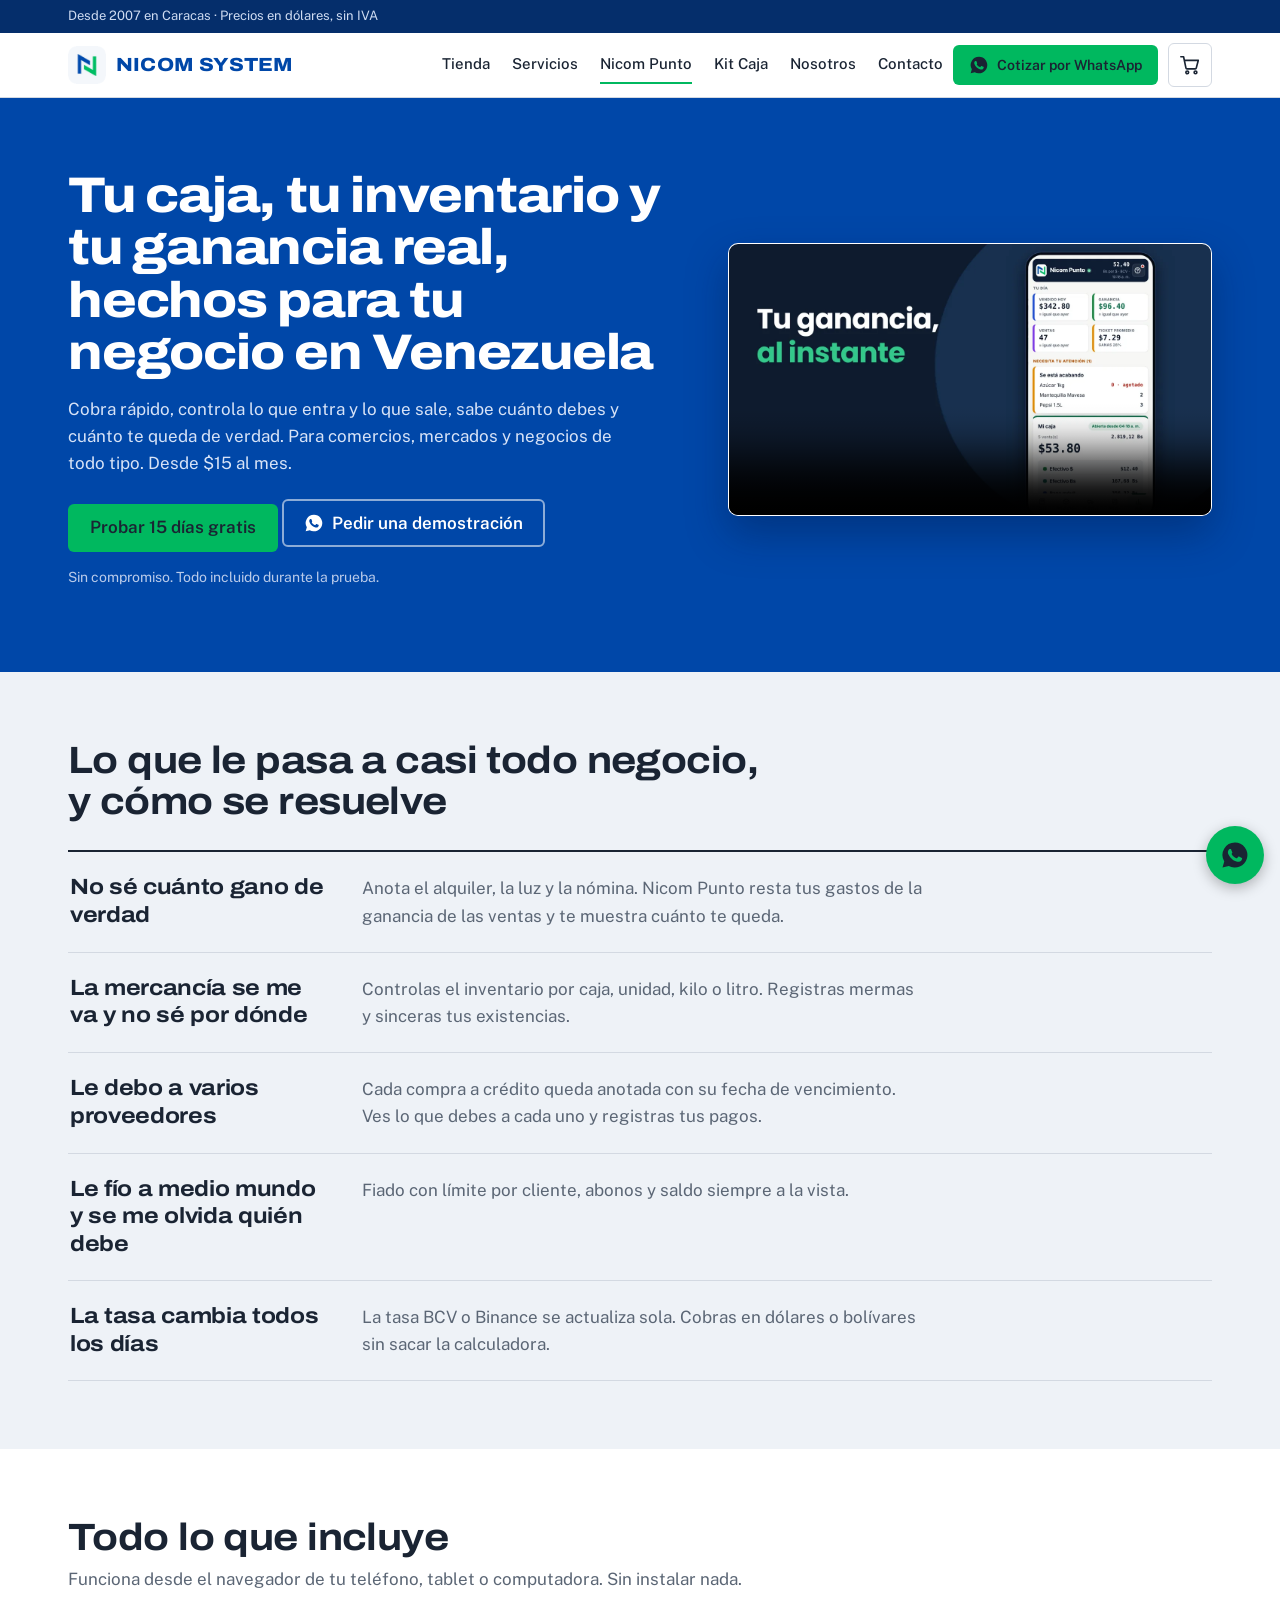
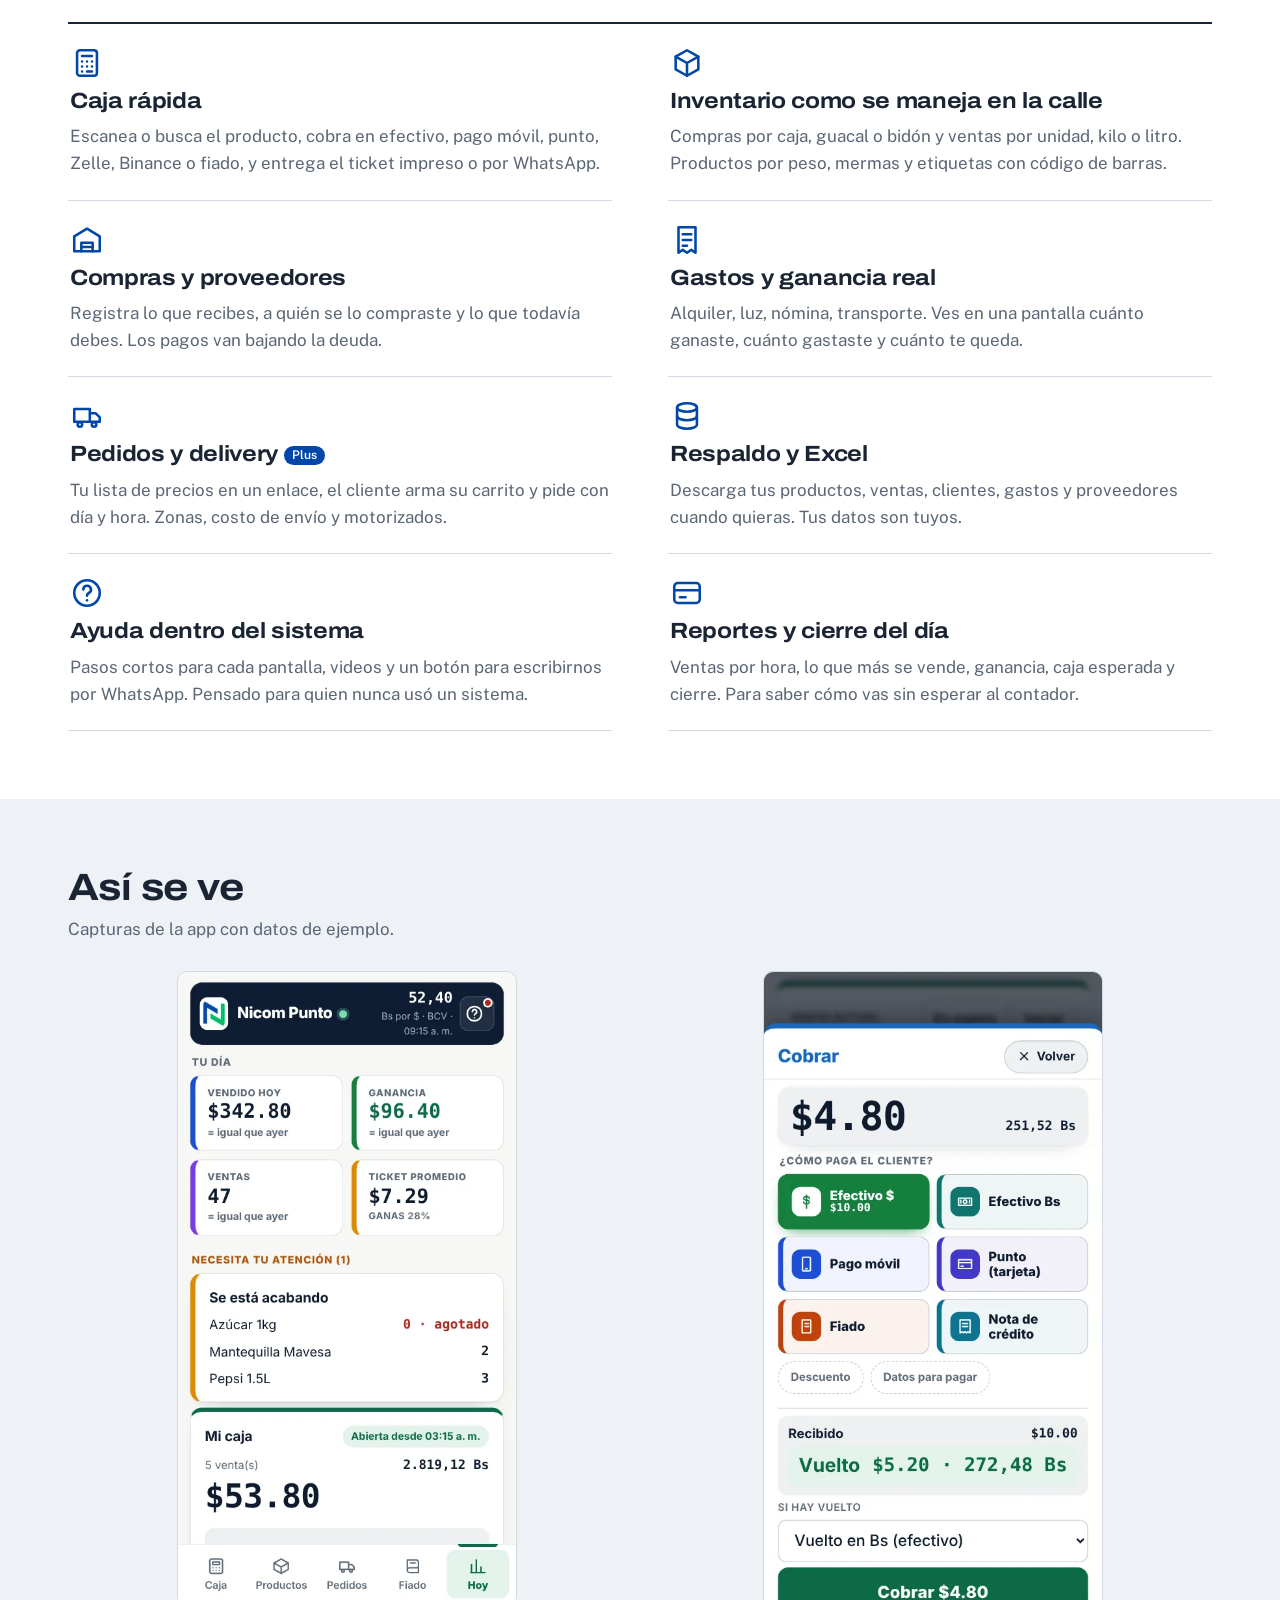
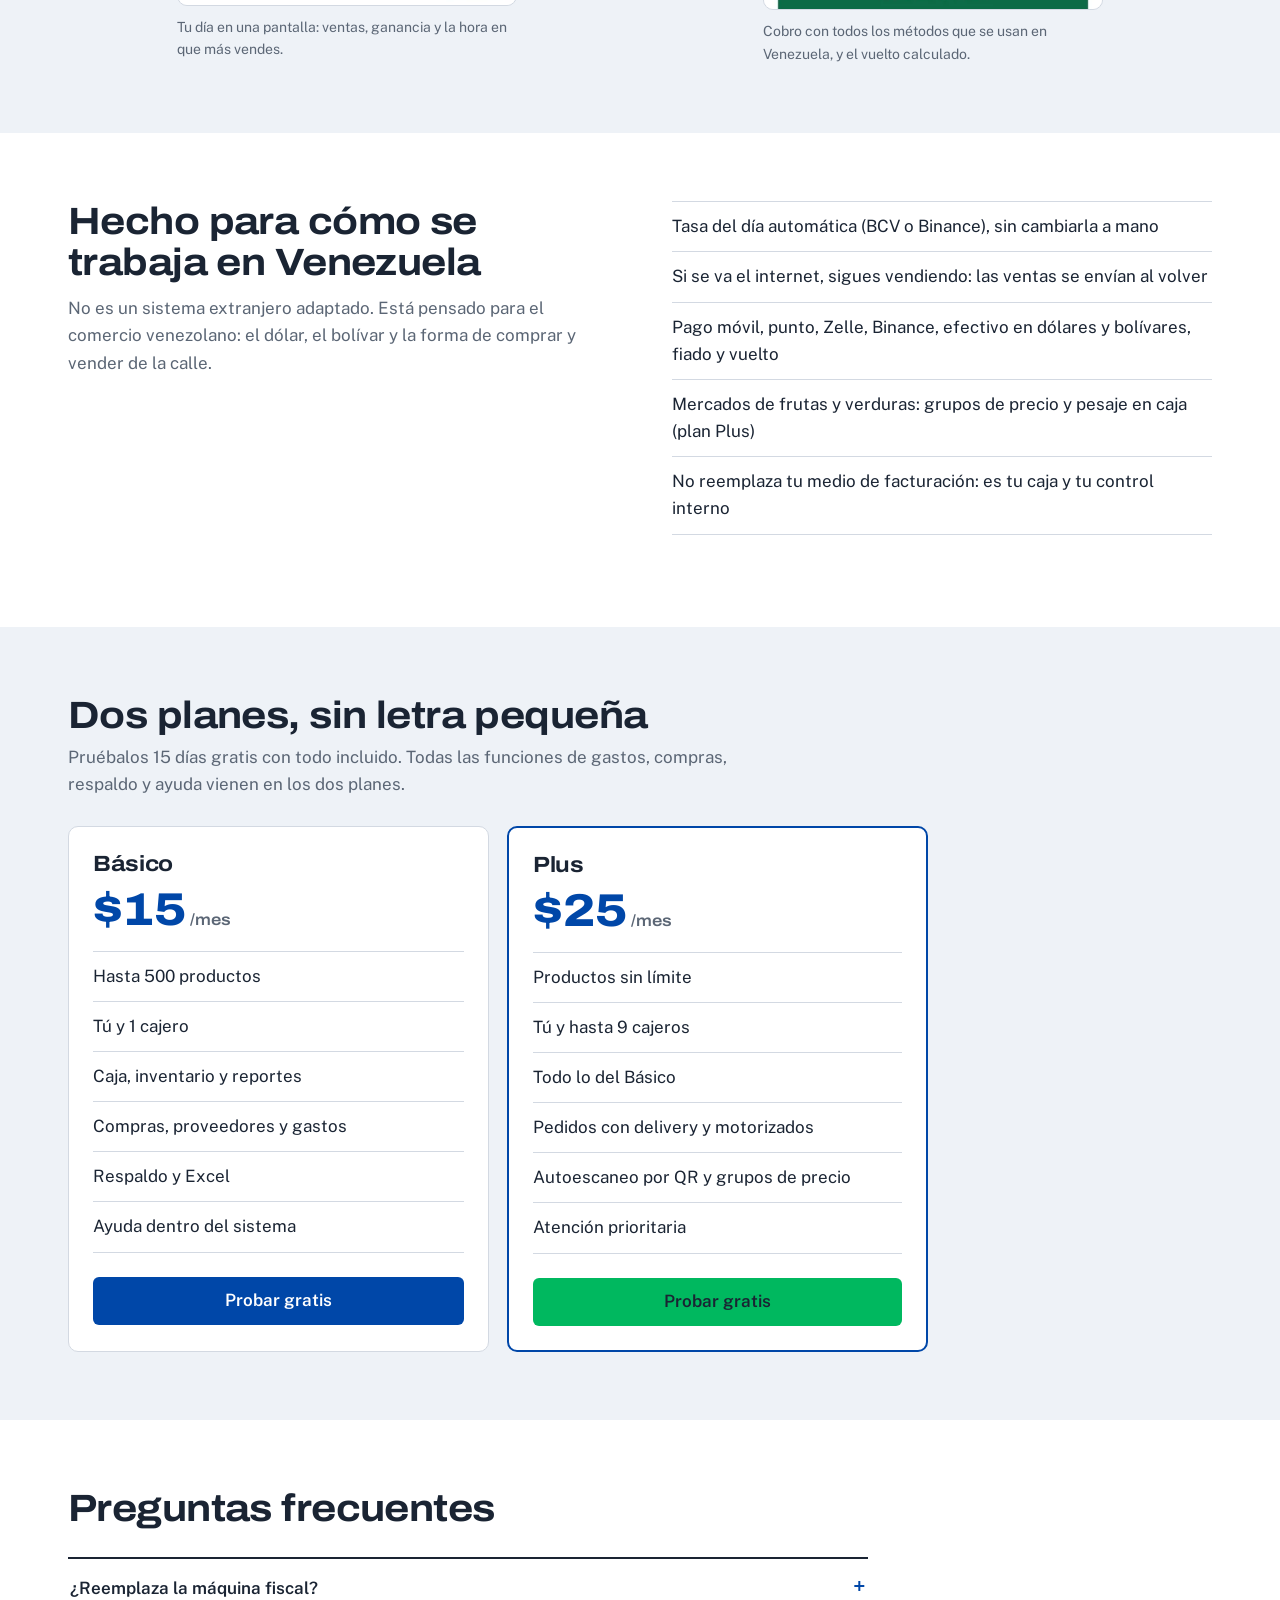
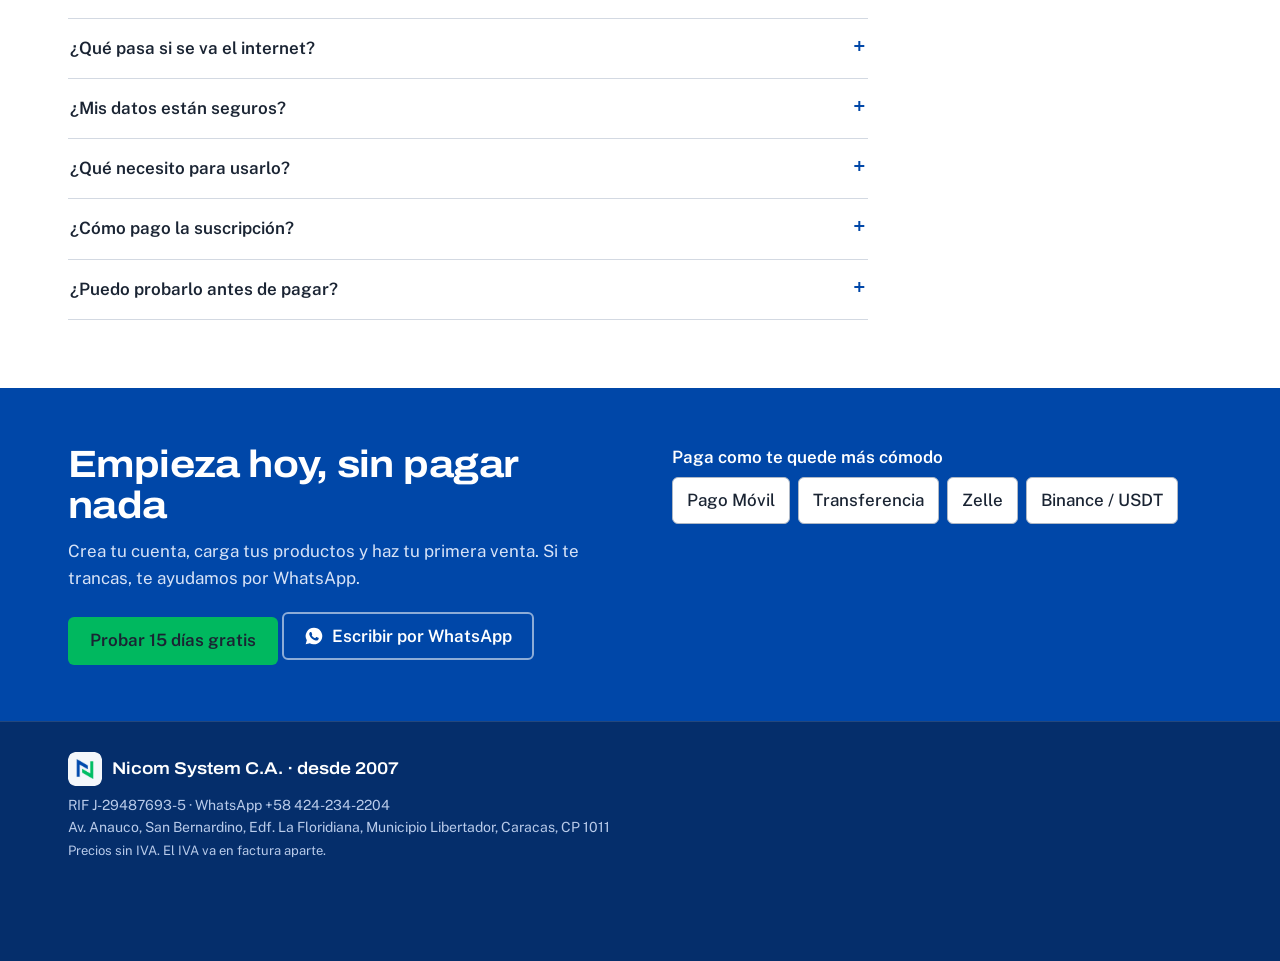
<file: nicom-punto.html>
<!DOCTYPE html>
<html lang="es">
<head>
<meta charset="utf-8">
<meta name="viewport" content="width=device-width, initial-scale=1">
<title>Nicom Punto: caja, inventario y ganancia real para tu negocio | Nicom System</title>
<meta name="description" content="Nicom Punto es el sistema de caja, inventario, compras, gastos y ganancia real para negocios de todo tipo en Venezuela. Desde $15 al mes. Prueba 15 días gratis.">
<link rel="canonical" href="https://nicomsystem.com/nicom-punto.html">
<meta property="og:type" content="website">
<meta property="og:title" content="Nicom Punto: caja, inventario y ganancia real para tu negocio | Nicom System">
<meta property="og:description" content="Nicom Punto es el sistema de caja, inventario, compras, gastos y ganancia real para negocios de todo tipo en Venezuela. Desde $15 al mes. Prueba 15 días gratis.">
<meta property="og:url" content="https://nicomsystem.com/nicom-punto.html">
<meta property="og:image" content="https://nicomsystem.com/img/logo-nicom.png">
<meta name="theme-color" content="#0047A8">
<!-- LOGOS: archivos en la carpeta img/ (reemplaza el archivo para cambiar el logo) -->
<link rel="icon" type="image/png" href="img/logo-nicom.png">
<link rel="apple-touch-icon" href="img/logo-nicom.png">
<link rel="preconnect" href="https://fonts.googleapis.com">
<link rel="preconnect" href="https://fonts.gstatic.com" crossorigin>
<link rel="stylesheet" href="https://fonts.googleapis.com/css2?family=Archivo:wdth,wght@100,500..800&family=Public+Sans:wght@400;500;600&display=swap">
<script type="application/ld+json">{"@context":"https://schema.org","@type":"VideoObject","name":"Nicom Punto en 20 segundos","description":"Caja, inventario y ganancia real para negocios de todo tipo.","thumbnailUrl":"https://nicomsystem.com/img/video-portada.webp","uploadDate":"2026-11-09","duration":"PT20S","contentUrl":"https://nicomsystem.com/video/nicom-punto.mp4"}</script>
<script type="application/ld+json">
{"@context":"https://schema.org","@type":"LocalBusiness","name":"Nicom System C.A.","url":"https://nicomsystem.com/","telephone":"+584242342204","taxID":"J-29487693-5","address":{"@type":"PostalAddress","streetAddress":"Av. Anauco, San Bernardino, Edf. La Floridiana","addressLocality":"Caracas","addressRegion":"Distrito Capital","postalCode":"1011","addressCountry":"VE"}}
</script>
<script type="application/ld+json">
{"@context":"https://schema.org","@type":"SoftwareApplication","name":"Nicom Punto","applicationCategory":"BusinessApplication","operatingSystem":"Web","description":"Caja, inventario, compras a proveedores, gastos y ganancia real para negocios de todo tipo en Venezuela.","url":"https://nicomsystem.com/nicom-punto.html","publisher":{"@type":"Organization","name":"Nicom System C.A."},"offers":[{"@type":"Offer","name":"Plan Básico","price":"15","priceCurrency":"USD"},{"@type":"Offer","name":"Plan Plus","price":"25","priceCurrency":"USD"}]}
</script>
<script type="application/ld+json">
{"@context":"https://schema.org","@type":"FAQPage","mainEntity":[
{"@type":"Question","name":"¿Nicom Punto reemplaza la máquina fiscal?","acceptedAnswer":{"@type":"Answer","text":"No. Es tu caja y tu control interno del negocio, y no reemplaza tu medio de facturación. No sustituye la factura fiscal."}},
{"@type":"Question","name":"¿Qué pasa si se va el internet?","acceptedAnswer":{"@type":"Answer","text":"Puedes seguir cobrando: las ventas se guardan en el equipo y se envían cuando vuelve la conexión. Recibir mercancía, anotar gastos y descargar respaldos sí necesitan internet."}},
{"@type":"Question","name":"¿Mis datos están seguros?","acceptedAnswer":{"@type":"Answer","text":"Cada negocio ve solo lo suyo y tus cajeros no ven costos ni ganancias. Además puedes descargar todos tus datos en Excel cuando quieras."}},
{"@type":"Question","name":"¿Cómo se paga la suscripción?","acceptedAnswer":{"@type":"Answer","text":"Con pago móvil, transferencia nacional, Zelle o Binance. Reportas tu pago dentro de la app y lo confirmamos."}},
{"@type":"Question","name":"¿Puedo probarlo antes de pagar?","acceptedAnswer":{"@type":"Answer","text":"Sí, 15 días gratis con todo incluido y sin compromiso."}}]}
</script>
<link rel="stylesheet" href="estilos.css?v=8">
</head>
<body>
<div class="franja"><div class="wrap" id="franja">Desde 2007 en Caracas · Precios en dólares, sin IVA</div></div>

<!-- ===== ENCABEZADO ===== -->
<header class="top">
  <div class="wrap nav">
    <a class="brand" href="./" aria-label="Nicom System C.A., inicio"><img src="img/logo-nicom.png" alt="Logo de Nicom System" width="38" height="38">NICOM SYSTEM</a>
    <nav class="menu" aria-label="Principal">
      <a href="tienda.html">Tienda</a><a href="servicios.html">Servicios</a><a href="nicom-punto.html" aria-current="page">Nicom Punto</a><a href="kit-caja.html">Kit Caja</a><a href="nosotros.html">Nosotros</a><a href="nosotros.html#contacto">Contacto</a>
    </nav>
    <a class="btn btn-verde btn-sm" data-wa="Hola Nicom System, quiero una cotización de: ____." href="#" rel="noopener"><svg class="wa" viewBox="0 0 24 24"><use href="#iwa"/></svg>Cotizar por WhatsApp</a>
    <button class="cart-btn" id="btnCarrito" aria-label="Ver pedido"><svg class="i" viewBox="0 0 24 24"><circle cx="9" cy="20" r="1.5"/><circle cx="18" cy="20" r="1.5"/><path d="M2 3h3l2.6 12.4a1 1 0 0 0 1 .8h9.2a1 1 0 0 0 1-.8L21 7H6"/></svg><b id="cartN" data-n="0"></b></button>
    <button class="burger" id="burger" aria-label="Abrir menú" aria-expanded="false"><svg class="i" viewBox="0 0 24 24"><path d="M3 6h18M3 12h18M3 18h18"/></svg></button>
  </div>
  <div class="mmenu" id="mmenu">
    <a href="tienda.html">Tienda</a><a href="servicios.html">Servicios</a><a href="nicom-punto.html" aria-current="page">Nicom Punto</a><a href="kit-caja.html">Kit Caja</a><a href="nosotros.html">Nosotros</a><a href="nosotros.html#contacto">Contacto</a>
    <a class="btn btn-verde" data-wa="Hola Nicom System, quiero una cotización de: ____." href="#" rel="noopener">Cotizar por WhatsApp</a>
  </div>
</header>

<main id="inicio">

<!-- ===== HERO ===== -->
<section class="hero azul">
  <div class="wrap hero-g">
    <div>
      <h1 class="h1-punto">Tu caja, tu inventario y tu ganancia real, hechos para tu negocio en Venezuela</h1>
      <p class="sub">Cobra rápido, controla lo que entra y lo que sale, sabe cuánto debes y cuánto te queda de verdad. Para comercios, mercados y negocios de todo tipo. Desde $15 al mes.</p>
      <a class="btn btn-verde" href="https://punto.nicomsystem.com" rel="noopener">Probar 15 días gratis</a>
      <a class="btn btn-linea" data-wa="Hola, me interesa una demostración de Nicom Punto." href="#" rel="noopener"><svg class="wa" viewBox="0 0 24 24"><use href="#iwa"/></svg>Pedir una demostración</a>
      <p class="mini">Sin compromiso. Todo incluido durante la prueba.</p>
    </div>
    <div class="shot-hero"><video autoplay muted loop playsinline controls preload="metadata" width="1280" height="720" poster="img/video-portada.webp" aria-label="Video de 20 segundos: cómo funciona Nicom Punto"><source src="video/nicom-punto.mp4" type="video/mp4"><img src="img/pc-caja.webp" width="1100" height="619" alt="Pantalla de caja de Nicom Punto con productos, carrito y total en dólares y bolívares"></video></div>
  </div>
</section>

<!-- ===== LO QUE TE PASA ===== -->
<section class="banda">
  <div class="wrap">
    <div class="sec-head"><h2>Lo que le pasa a casi todo negocio, y cómo se resuelve</h2></div>
    <div class="filas">
      <div class="fila"><h3>No sé cuánto gano de verdad</h3><p>Anota el alquiler, la luz y la nómina. Nicom Punto resta tus gastos de la ganancia de las ventas y te muestra cuánto te queda.</p></div>
      <div class="fila"><h3>La mercancía se me va y no sé por dónde</h3><p>Controlas el inventario por caja, unidad, kilo o litro. Registras mermas y sinceras tus existencias.</p></div>
      <div class="fila"><h3>Le debo a varios proveedores</h3><p>Cada compra a crédito queda anotada con su fecha de vencimiento. Ves lo que debes a cada uno y registras tus pagos.</p></div>
      <div class="fila"><h3>Le fío a medio mundo y se me olvida quién debe</h3><p>Fiado con límite por cliente, abonos y saldo siempre a la vista.</p></div>
      <div class="fila"><h3>La tasa cambia todos los días</h3><p>La tasa BCV o Binance se actualiza sola. Cobras en dólares o bolívares sin sacar la calculadora.</p></div>
    </div>
  </div>
</section>

<!-- ===== QUÉ INCLUYE ===== -->
<section>
  <div class="wrap">
    <div class="sec-head"><h2>Todo lo que incluye</h2><p>Funciona desde el navegador de tu teléfono, tablet o computadora. Sin instalar nada.</p></div>
    <div class="fgrid">
      <div class="fcard"><svg class="ico" viewBox="0 0 24 24" aria-hidden="true"><rect x="5" y="3" width="14" height="18" rx="2"/><path d="M8.5 7h7M8.5 11h.01M12 11h.01M15.5 11h.01M8.5 14.5h.01M12 14.5h.01M15.5 14.5h.01M8.5 18h.01M12 18h3.5"/></svg><h3>Caja rápida</h3><p>Escanea o busca el producto, cobra en efectivo, pago móvil, punto, Zelle, Binance o fiado, y entrega el ticket impreso o por WhatsApp.</p></div>
      <div class="fcard"><svg class="ico" viewBox="0 0 24 24" aria-hidden="true"><path d="M12 3 4 7.5v9L12 21l8-4.5v-9z"/><path d="m4 7.5 8 4.5 8-4.5M12 12v9"/></svg><h3>Inventario como se maneja en la calle</h3><p>Compras por caja, guacal o bidón y ventas por unidad, kilo o litro. Productos por peso, mermas y etiquetas con código de barras.</p></div>
      <div class="fcard"><svg class="ico" viewBox="0 0 24 24" aria-hidden="true"><path d="M3 9.5 12 4l9 5.5V20H3z"/><path d="M8 20v-6h8v6"/><path d="M8 17h8"/></svg><h3>Compras y proveedores</h3><p>Registra lo que recibes, a quién se lo compraste y lo que todavía debes. Los pagos van bajando la deuda.</p></div>
      <div class="fcard"><svg class="ico" viewBox="0 0 24 24" aria-hidden="true"><path d="M6 3h12v18l-3-2-3 2-3-2-3 2z"/><path d="M9 8h6M9 12h6M9 16h3"/></svg><h3>Gastos y ganancia real</h3><p>Alquiler, luz, nómina, transporte. Ves en una pantalla cuánto ganaste, cuánto gastaste y cuánto te queda.</p></div>
      <div class="fcard"><svg class="ico" viewBox="0 0 24 24" aria-hidden="true"><path d="M3 7h11v9H3zM14 10h4l3 3v3h-7"/><circle cx="7" cy="18" r="1.6"/><circle cx="17" cy="18" r="1.6"/></svg><h3>Pedidos y delivery <span class="ptag">Plus</span></h3><p>Tu lista de precios en un enlace, el cliente arma su carrito y pide con día y hora. Zonas, costo de envío y motorizados.</p></div>
      <div class="fcard"><svg class="ico" viewBox="0 0 24 24" aria-hidden="true"><ellipse cx="12" cy="6" rx="7" ry="3"/><path d="M5 6v6c0 1.7 3.1 3 7 3s7-1.3 7-3V6"/><path d="M5 12v6c0 1.7 3.1 3 7 3s7-1.3 7-3v-6"/></svg><h3>Respaldo y Excel</h3><p>Descarga tus productos, ventas, clientes, gastos y proveedores cuando quieras. Tus datos son tuyos.</p></div>
      <div class="fcard"><svg class="ico" viewBox="0 0 24 24" aria-hidden="true"><circle cx="12" cy="12" r="9"/><path d="M9.4 9.6a2.7 2.7 0 1 1 3.9 2.4c-.8.4-1.3 1-1.3 1.9"/><path d="M12 17.2h.01"/></svg><h3>Ayuda dentro del sistema</h3><p>Pasos cortos para cada pantalla, videos y un botón para escribirnos por WhatsApp. Pensado para quien nunca usó un sistema.</p></div>
      <div class="fcard"><svg class="ico" viewBox="0 0 24 24" aria-hidden="true"><rect x="3" y="5" width="18" height="14" rx="2.5"/><path d="M3 10h18M7 15h4"/></svg><h3>Reportes y cierre del día</h3><p>Ventas por hora, lo que más se vende, ganancia, caja esperada y cierre. Para saber cómo vas sin esperar al contador.</p></div>
    </div>
  </div>
</section>

<!-- ===== CAPTURAS ===== -->
<section class="banda">
  <div class="wrap">
    <div class="sec-head"><h2>Así se ve</h2><p>Capturas de la app con datos de ejemplo.</p></div>
    <div class="shots">
      <figure><img src="img/hoy.webp" width="520" height="973" loading="lazy" alt="Resumen del día en Nicom Punto: vendido, ganancia, ventas y ventas por hora"><figcaption>Tu día en una pantalla: ventas, ganancia y la hora en que más vendes.</figcaption></figure>
      <figure><img src="img/p3-cobro.webp" width="520" height="980" loading="lazy" alt="Pantalla de cobro de Nicom Punto con efectivo, pago móvil, punto, fiado y descuento"><figcaption>Cobro con todos los métodos que se usan en Venezuela, y el vuelto calculado.</figcaption></figure>
    </div>
  </div>
</section>

<!-- ===== VENEZUELA ===== -->
<section>
  <div class="wrap dos">
    <div>
      <h2>Hecho para cómo se trabaja en Venezuela</h2>
      <p style="color:var(--gris);margin-top:12px">No es un sistema extranjero adaptado. Está pensado para el comercio venezolano: el dólar, el bolívar y la forma de comprar y vender de la calle.</p>
    </div>
    <div>
      <ul class="lista" style="margin-top:0">
        <li>Tasa del día automática (BCV o Binance), sin cambiarla a mano</li>
        <li>Si se va el internet, sigues vendiendo: las ventas se envían al volver</li>
        <li>Pago móvil, punto, Zelle, Binance, efectivo en dólares y bolívares, fiado y vuelto</li>
        <li>Mercados de frutas y verduras: grupos de precio y pesaje en caja (plan Plus)</li>
        <li>No reemplaza tu medio de facturación: es tu caja y tu control interno</li>
      </ul>
    </div>
  </div>
</section>

<!-- ===== PLANES ===== -->
<section class="banda" id="planes">
  <div class="wrap">
    <div class="sec-head"><h2>Dos planes, sin letra pequeña</h2><p>Pruébalos 15 días gratis con todo incluido. Todas las funciones de gastos, compras, respaldo y ayuda vienen en los dos planes.</p></div>
    <div class="planes">
      <div class="plan"><h3>Básico</h3><p class="precio">$15<span>/mes</span></p>
        <ul class="lista"><li>Hasta 500 productos</li><li>Tú y 1 cajero</li><li>Caja, inventario y reportes</li><li>Compras, proveedores y gastos</li><li>Respaldo y Excel</li><li>Ayuda dentro del sistema</li></ul>
        <a class="btn btn-azul" href="https://punto.nicomsystem.com" rel="noopener">Probar gratis</a></div>
      <div class="plan plan-plus"><h3>Plus</h3><p class="precio">$25<span>/mes</span></p>
        <ul class="lista"><li>Productos sin límite</li><li>Tú y hasta 9 cajeros</li><li>Todo lo del Básico</li><li>Pedidos con delivery y motorizados</li><li>Autoescaneo por QR y grupos de precio</li><li>Atención prioritaria</li></ul>
        <a class="btn btn-verde" href="https://punto.nicomsystem.com" rel="noopener">Probar gratis</a></div>
    </div>
  </div>
</section>

<!-- ===== PREGUNTAS ===== -->
<section>
  <div class="wrap">
    <div class="sec-head"><h2>Preguntas frecuentes</h2></div>
    <div class="faqs">
      <details class="faq"><summary>¿Reemplaza la máquina fiscal?</summary><p>No. Es tu caja y tu control interno, y no reemplaza tu medio de facturación. No sustituye la factura fiscal. Si necesitas una máquina fiscal, también te asesoramos.</p></details>
      <details class="faq"><summary>¿Qué pasa si se va el internet?</summary><p>Puedes seguir cobrando: las ventas se guardan en el equipo y se envían cuando vuelve la conexión. Recibir mercancía, anotar gastos y descargar respaldos sí necesitan internet.</p></details>
      <details class="faq"><summary>¿Mis datos están seguros?</summary><p>Cada negocio ve solo lo suyo, y tus cajeros no ven costos ni ganancias. Además puedes descargar todos tus datos en Excel cuando quieras.</p></details>
      <details class="faq"><summary>¿Qué necesito para usarlo?</summary><p>Un teléfono, tablet o computadora con navegador. La impresora de tickets y el lector de código de barras son opcionales, y si los necesitas te los conseguimos.</p></details>
      <details class="faq"><summary>¿Cómo pago la suscripción?</summary><p>Con pago móvil, transferencia nacional, Zelle o Binance. Reportas tu pago dentro de la app y lo confirmamos. Te avisamos antes de que venza.</p></details>
      <details class="faq"><summary>¿Puedo probarlo antes de pagar?</summary><p>Sí. 15 días gratis con todo incluido y sin compromiso.</p></details>
    </div>
  </div>
</section>

<!-- ===== CIERRE ===== -->
<section class="azul cta">
  <div class="wrap dos">
    <div>
      <h2>Empieza hoy, sin pagar nada</h2>
      <p style="margin:12px 0 20px;color:#D7E3F7">Crea tu cuenta, carga tus productos y haz tu primera venta. Si te trancas, te ayudamos por WhatsApp.</p>
      <a class="btn btn-verde" href="https://punto.nicomsystem.com" rel="noopener">Probar 15 días gratis</a>
      <a class="btn btn-linea" data-wa="Hola, quiero ayuda para empezar con Nicom Punto." href="#" rel="noopener"><svg class="wa" viewBox="0 0 24 24"><use href="#iwa"/></svg>Escribir por WhatsApp</a>
    </div>
    <div>
      <p style="font-weight:600;color:#fff">Paga como te quede más cómodo</p>
      <div class="pagos"><span class="pago">Pago Móvil</span><span class="pago">Transferencia</span><span class="pago">Zelle</span><span class="pago">Binance / USDT</span></div>
    </div>
  </div>
</section>

</main>

<footer>
  <div class="wrap">
    <div class="fbrand"><img src="img/logo-nicom.png" alt="" width="34" height="34" loading="lazy">Nicom System C.A. · desde 2007</div>
    RIF J-29487693-5 · WhatsApp +58 424-234-2204<br>
    Av. Anauco, San Bernardino, Edf. La Floridiana, Municipio Libertador, Caracas, CP 1011<br>
    <span style="font-size:13px">Precios sin IVA. El IVA va en factura aparte.</span>
  </div>
</footer>

<a class="fwa" data-wa="Hola Nicom System, quiero una cotización de: ____." href="#" rel="noopener" aria-label="Escribir por WhatsApp"><svg class="wa" viewBox="0 0 24 24"><use href="#iwa"/></svg></a>

<svg width="0" height="0" style="position:absolute" aria-hidden="true"><symbol id="iwa" viewBox="0 0 24 24"><path d="M12 2a10 10 0 0 0-8.6 15.1L2 22l5-1.3A10 10 0 1 0 12 2zm5.2 14.2c-.2.6-1.3 1.2-1.8 1.2-.5.1-1 .2-3.3-.7-2.8-1.1-4.6-4-4.7-4.2-.1-.2-1.1-1.5-1.1-2.8 0-1.3.7-1.9.9-2.2.2-.3.5-.3.7-.3h.5c.2 0 .4 0 .6.5.2.6.8 2 .8 2.1.1.1.1.3 0 .4l-.3.5c-.1.2-.3.3-.1.6.2.3.7 1.2 1.5 1.9 1 .9 1.9 1.2 2.2 1.3.3.1.4.1.6-.1.2-.2.7-.8.9-1.1.2-.3.4-.2.6-.1l1.9.9c.3.1.5.2.5.3.1.1.1.6-.1 1.2z"/></symbol></svg>

<!-- ===== CARRITO ===== -->
<div class="ov" id="ov"></div>
<aside class="drawer" id="drawer" aria-label="Tu pedido" aria-hidden="true">
  <header><h2 style="font-size:20px">Tu pedido</h2><button class="x" id="cerrarCarrito" aria-label="Cerrar">×</button></header>
  <div class="items" id="items"></div>
  <div class="foot" id="footCarrito">
    <div class="tot"><span>Total</span><span id="totUsd">$0.00</span></div>
    <div class="iva" id="totBs" style="margin-top:2px"></div>
    <div class="iva">Precios sin IVA. El IVA va en factura aparte.</div>
    <button class="btn btn-azul" id="btnPagar">Solicitar mi pedido</button>
    <button class="btn btn-borde" id="btnVaciar" style="min-height:40px;font-size:14px">Vaciar pedido</button>
  </div>
</aside>

<!-- ===== MODAL DE PAGO ===== -->
<dialog id="dlgPago"><div class="dg co">
  <button class="x" data-close aria-label="Cerrar">×</button>
  <h2>Confirma tu pedido</h2>
  <div class="iva" id="resPago"></div>
  <label for="pNombre" style="font-size:14px;font-weight:600;display:block;margin-top:14px">Tu nombre</label>
  <input id="pNombre" autocomplete="name" maxlength="80" placeholder="Para identificar tu pedido">
  <label for="pTel" style="font-size:14px;font-weight:600;display:block;margin-top:12px">Tu WhatsApp</label>
  <input id="pTel" type="tel" inputmode="tel" autocomplete="tel" maxlength="20" placeholder="Ej: 0424 234 2204">
  <p style="font-weight:600;margin-top:12px">¿Cómo lo recibes?</p>
  <div class="metodos" id="entregas">
    <label><input type="radio" name="entrega" value="delivery" checked>Delivery en Caracas</label>
    <label><input type="radio" name="entrega" value="courier">Envío nacional por courier</label>
  </div>
  <label for="pZona" id="lblZona" style="font-size:14px;font-weight:600;display:block">Zona o urbanización en Caracas</label>
  <input id="pZona" maxlength="100" placeholder="Ej: San Bernardino">
  <div class="err" id="ePago" style="color:#B3261E"></div>
  <p style="font-weight:600;margin-top:8px">¿Cómo prefieres pagar?</p>
  <div class="metodos" id="metodos">
    <label><input type="radio" name="metodo" value="Pago Móvil" checked>Pago Móvil</label>
    <label><input type="radio" name="metodo" value="Transferencia">Transferencia nacional</label>
    <label><input type="radio" name="metodo" value="Zelle">Zelle</label>
    <label><input type="radio" name="metodo" value="Binance / USDT">Binance P2P / USDT</label>
    <label><input type="radio" name="metodo" value="Efectivo">Efectivo</label>
  </div>
  <p class="iva"><strong>No pagas ahora.</strong> Te respondemos por WhatsApp con la disponibilidad, el tiempo de entrega y el monto exacto en Bs. a la tasa BCV del día. Solo pagas cuando tú lo confirmes.</p>
  <button class="btn btn-verde" id="btnEnviar" style="width:100%;margin-top:14px;white-space:normal"><svg class="wa" viewBox="0 0 24 24"><use href="#iwa"/></svg>Enviar solicitud por WhatsApp</button>
</div></dialog>

<!-- ===== MODAL DE PRODUCTO ===== -->
<dialog id="dlgProd"><div class="dg" id="prodBody"></div></dialog>

<div class="toast" id="toast" role="status"></div>

<script src="nicom.js?v=10" defer></script>
</body>
</html>
</file>
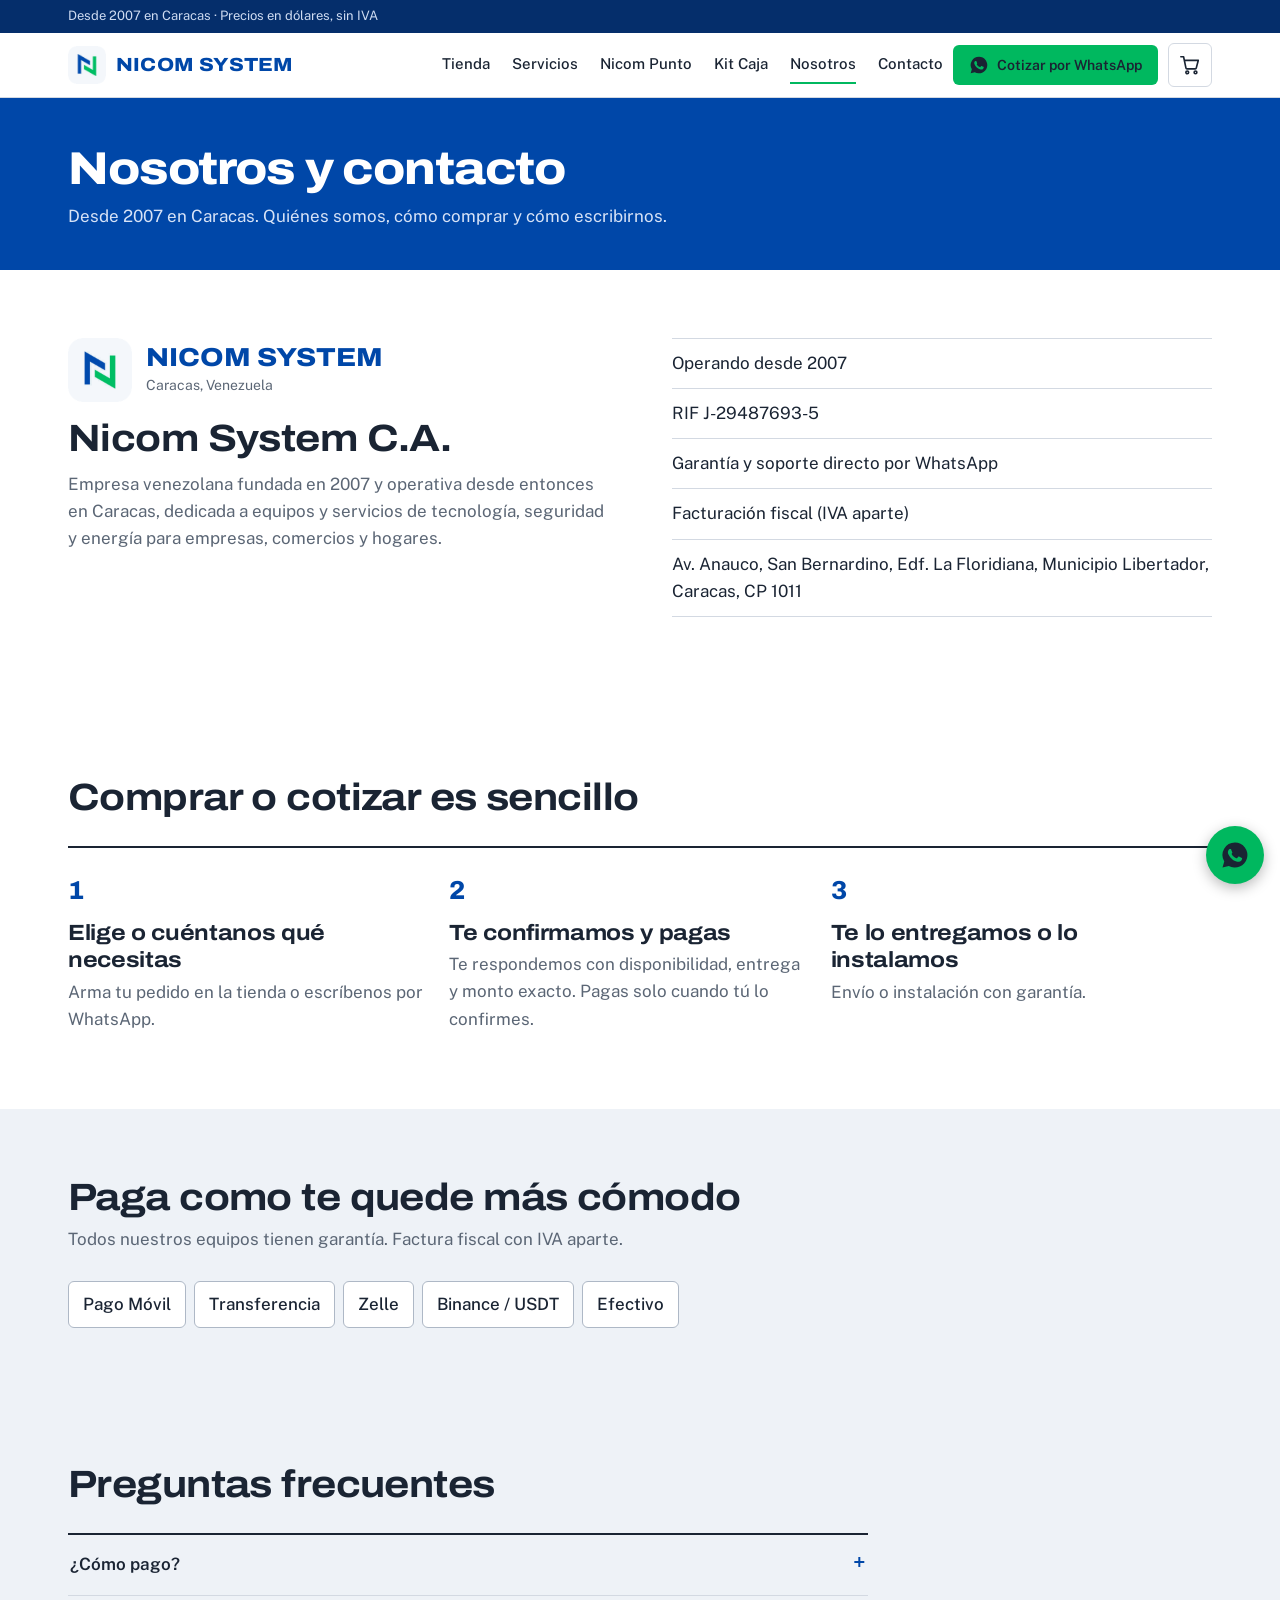
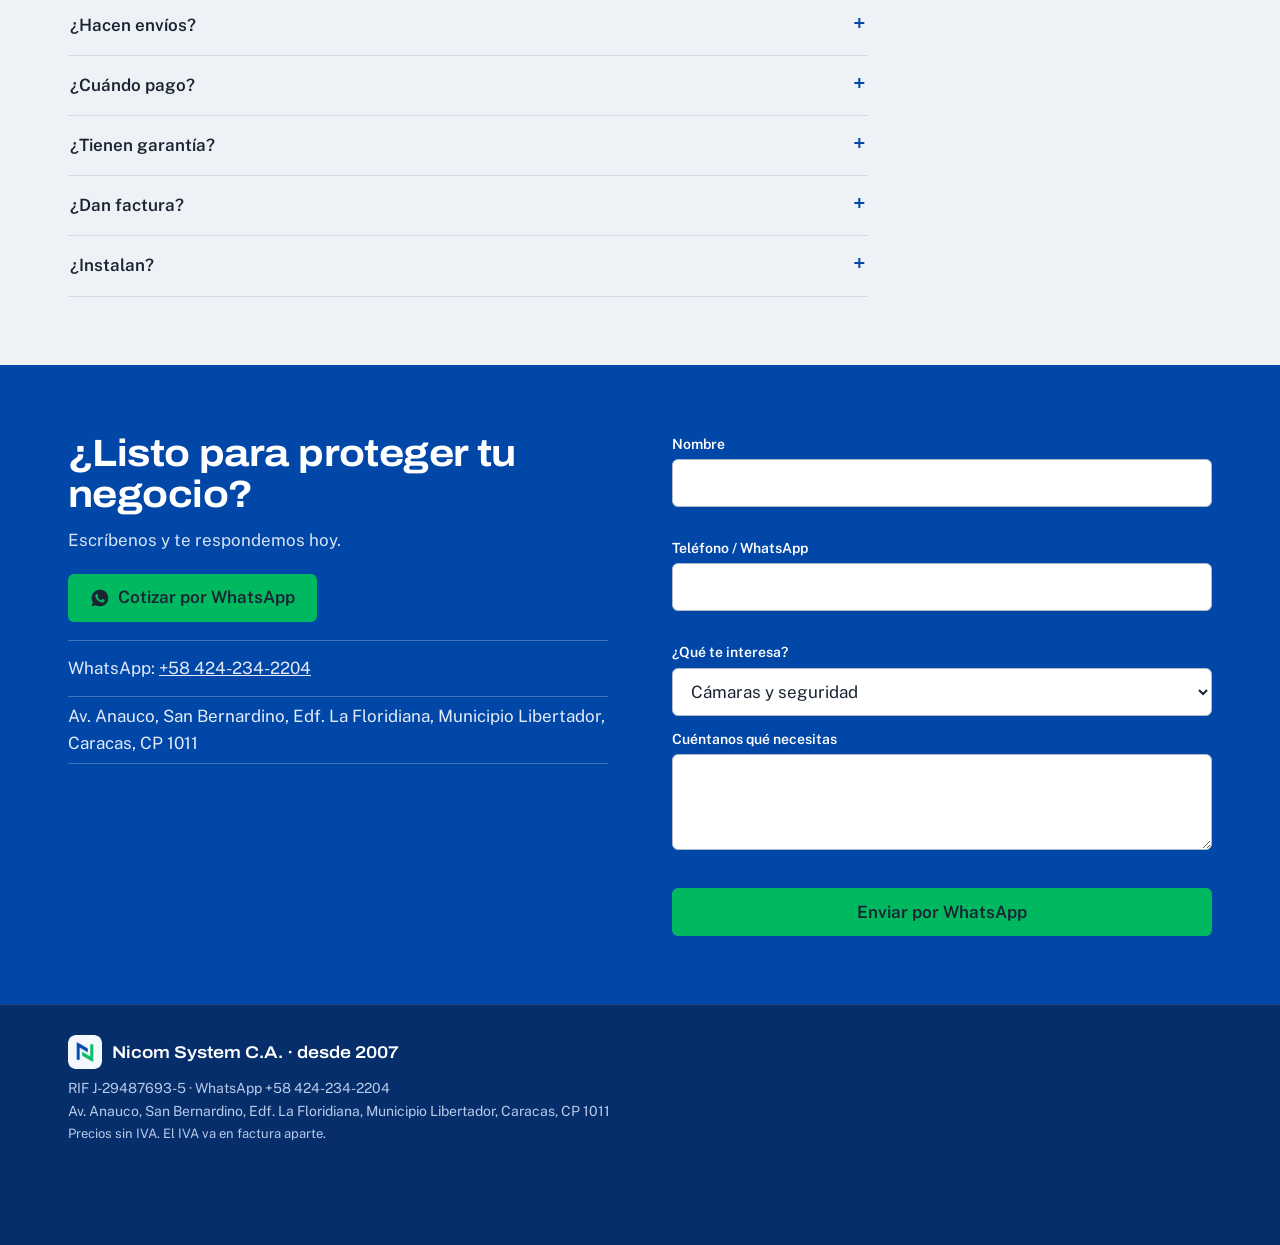
<file: nosotros.html>
<!DOCTYPE html>
<html lang="es">
<head>
<meta charset="utf-8">
<meta name="viewport" content="width=device-width, initial-scale=1">
<title>Nosotros y contacto | Nicom System C.A., Caracas</title>
<meta name="description" content="Nicom System C.A., empresa venezolana de tecnología, seguridad y energía en Caracas. Cómo comprar, formas de pago, preguntas frecuentes y contacto por WhatsApp.">
<link rel="canonical" href="https://nicomsystem.com/nosotros.html">
<meta property="og:type" content="website">
<meta property="og:title" content="Nosotros y contacto | Nicom System C.A., Caracas">
<meta property="og:description" content="Nicom System C.A., empresa venezolana de tecnología, seguridad y energía en Caracas. Cómo comprar, formas de pago, preguntas frecuentes y contacto por WhatsApp.">
<meta property="og:url" content="https://nicomsystem.com/nosotros.html">
<meta property="og:image" content="https://nicomsystem.com/img/logo-nicom.png">
<meta name="theme-color" content="#0047A8">
<!-- LOGOS: archivos en la carpeta img/ (reemplaza el archivo para cambiar el logo) -->
<link rel="icon" type="image/png" href="img/logo-nicom.png">
<link rel="apple-touch-icon" href="img/logo-nicom.png">
<link rel="preconnect" href="https://fonts.googleapis.com">
<link rel="preconnect" href="https://fonts.gstatic.com" crossorigin>
<link rel="stylesheet" href="https://fonts.googleapis.com/css2?family=Archivo:wdth,wght@100,500..800&family=Public+Sans:wght@400;500;600&display=swap">
<script type="application/ld+json">
{"@context":"https://schema.org","@type":"LocalBusiness","name":"Nicom System C.A.","url":"https://nicomsystem.com/","telephone":"+584242342204","taxID":"J-29487693-5","address":{"@type":"PostalAddress","streetAddress":"Av. Anauco, San Bernardino, Edf. La Floridiana","addressLocality":"Caracas","addressRegion":"Distrito Capital","postalCode":"1011","addressCountry":"VE"}}
</script>
<link rel="stylesheet" href="estilos.css?v=8">
</head>
<body>
<div class="franja"><div class="wrap" id="franja">Desde 2007 en Caracas · Precios en dólares, sin IVA</div></div>

<!-- ===== ENCABEZADO ===== -->
<header class="top">
  <div class="wrap nav">
    <a class="brand" href="./" aria-label="Nicom System C.A., inicio"><img src="img/logo-nicom.png" alt="Logo de Nicom System" width="38" height="38">NICOM SYSTEM</a>
    <nav class="menu" aria-label="Principal">
      <a href="tienda.html">Tienda</a><a href="servicios.html">Servicios</a><a href="nicom-punto.html">Nicom Punto</a><a href="kit-caja.html">Kit Caja</a><a href="nosotros.html" aria-current="page">Nosotros</a><a href="nosotros.html#contacto">Contacto</a>
    </nav>
    <a class="btn btn-verde btn-sm" data-wa="Hola Nicom System, quiero una cotización de: ____." href="#" rel="noopener"><svg class="wa" viewBox="0 0 24 24"><use href="#iwa"/></svg>Cotizar por WhatsApp</a>
    <button class="cart-btn" id="btnCarrito" aria-label="Ver pedido"><svg class="i" viewBox="0 0 24 24"><circle cx="9" cy="20" r="1.5"/><circle cx="18" cy="20" r="1.5"/><path d="M2 3h3l2.6 12.4a1 1 0 0 0 1 .8h9.2a1 1 0 0 0 1-.8L21 7H6"/></svg><b id="cartN" data-n="0"></b></button>
    <button class="burger" id="burger" aria-label="Abrir menú" aria-expanded="false"><svg class="i" viewBox="0 0 24 24"><path d="M3 6h18M3 12h18M3 18h18"/></svg></button>
  </div>
  <div class="mmenu" id="mmenu">
    <a href="tienda.html">Tienda</a><a href="servicios.html">Servicios</a><a href="nicom-punto.html">Nicom Punto</a><a href="kit-caja.html">Kit Caja</a><a href="nosotros.html" aria-current="page">Nosotros</a><a href="nosotros.html#contacto">Contacto</a>
    <a class="btn btn-verde" data-wa="Hola Nicom System, quiero una cotización de: ____." href="#" rel="noopener">Cotizar por WhatsApp</a>
  </div>
</header>

<main id="inicio">

<section class="cab"><div class="wrap"><h1>Nosotros y contacto</h1><p>Desde 2007 en Caracas. Quiénes somos, cómo comprar y cómo escribirnos.</p></div></section>
<!-- ===== NOSOTROS ===== -->
<section id="nosotros">
  <div class="wrap dos">
    <div>
      <!-- Si tienes el logo horizontal original "Nicom System", guárdalo en img/ y reemplaza este bloque por <img src="img/TU-ARCHIVO.png" alt="Nicom System C.A."> -->
      <div class="lockup"><img src="img/logo-nicom.png" alt="Logo de Nicom System" width="64" height="64" loading="lazy"><div><span class="lk1">NICOM SYSTEM</span><span class="lk2">Caracas, Venezuela</span></div></div>
      <h2>Nicom System C.A.</h2>
      <p style="color:var(--gris);margin-top:12px">Empresa venezolana fundada en 2007 y operativa desde entonces en Caracas, dedicada a equipos y servicios de tecnología, seguridad y energía para empresas, comercios y hogares.</p>
    </div>
    <ul class="lista" style="margin-top:0">
      <li>Operando desde 2007</li>
      <li>RIF J-29487693-5</li>
      <li>Garantía y soporte directo por WhatsApp</li>
      <li>Facturación fiscal (IVA aparte)</li>
      <li>Av. Anauco, San Bernardino, Edf. La Floridiana, Municipio Libertador, Caracas, CP 1011</li>
    </ul>
  </div>
</section>
<!-- ===== CÓMO COMPRAR ===== -->
<section>
  <div class="wrap">
    <div class="sec-head"><h2>Comprar o cotizar es sencillo</h2></div>
    <div class="pasos">
      <div class="paso"><h3>Elige o cuéntanos qué necesitas</h3><p>Arma tu pedido en la tienda o escríbenos por WhatsApp.</p></div>
      <div class="paso"><h3>Te confirmamos y pagas</h3><p>Te respondemos con disponibilidad, entrega y monto exacto. Pagas solo cuando tú lo confirmes.</p></div>
      <div class="paso"><h3>Te lo entregamos o lo instalamos</h3><p>Envío o instalación con garantía.</p></div>
    </div>
  </div>
</section>
<!-- ===== PAGOS Y GARANTÍA ===== -->
<section class="banda" id="pagos">
  <div class="wrap">
    <div class="sec-head"><h2>Paga como te quede más cómodo</h2><p>Todos nuestros equipos tienen garantía. Factura fiscal con IVA aparte.</p></div>
    <div class="pagos"><span class="pago">Pago Móvil</span><span class="pago">Transferencia</span><span class="pago">Zelle</span><span class="pago">Binance / USDT</span><span class="pago">Efectivo</span></div>
  </div>
</section>
<!-- ===== FAQ ===== -->
<section class="banda">
  <div class="wrap">
    <div class="sec-head"><h2>Preguntas frecuentes</h2></div>
    <div class="faqs">
      <details class="faq"><summary>¿Cómo pago?</summary><p>Pago Móvil, transferencia, Zelle, Binance/USDT o efectivo. Te damos el monto exacto en $ o en Bs. a la tasa BCV del día.</p></details>
      <details class="faq"><summary>¿Hacen envíos?</summary><p>Sí. Delivery en Caracas por zonas y envío nacional por courier. Coordinamos el costo y el tiempo por WhatsApp.</p></details>
      <details class="faq"><summary>¿Cuándo pago?</summary><p>No pagas por adelantado. Primero te confirmamos disponibilidad, tiempo de entrega y monto por WhatsApp. Después pagas, y te confirmamos tu pago.</p></details>
      <details class="faq"><summary>¿Tienen garantía?</summary><p>Sí, todos los equipos la incluyen.</p></details>
      <details class="faq"><summary>¿Dan factura?</summary><p>Sí. El IVA se factura aparte.</p></details>
      <details class="faq"><summary>¿Instalan?</summary><p>Sí, en Caracas y con cotización previa.</p></details>
    </div>
  </div>
</section>
<!-- ===== CIERRE Y CONTACTO ===== -->
<section class="azul" id="contacto">
  <div class="wrap dos">
    <div>
      <h2>¿Listo para proteger tu negocio?</h2>
      <p style="margin:12px 0 20px;color:#D7E3F7">Escríbenos y te respondemos hoy.</p>
      <a class="btn btn-verde" data-wa="Hola Nicom System, quiero una cotización de: ____." href="#" rel="noopener"><svg class="wa" viewBox="0 0 24 24"><use href="#iwa"/></svg>Cotizar por WhatsApp</a>
      <ul class="contacto-datos">
        <li>WhatsApp: <a href="https://wa.me/584242342204" rel="noopener">+58 424-234-2204</a></li>
        <li>Av. Anauco, San Bernardino, Edf. La Floridiana, Municipio Libertador, Caracas, CP 1011</li>
      </ul>
    </div>
    <form class="f" id="formContacto" novalidate>
      <div><label for="cNombre">Nombre</label><input id="cNombre" autocomplete="name" maxlength="80"><div class="err" id="eNombre"></div></div>
      <div><label for="cTel">Teléfono / WhatsApp</label><input id="cTel" type="tel" inputmode="tel" autocomplete="tel" maxlength="20"><div class="err" id="eTel"></div></div>
      <div><label for="cInteres">¿Qué te interesa?</label><select id="cInteres"><option>Cámaras y seguridad</option><option>Control de acceso</option><option>UPS y energía</option><option>Redes</option><option>Punto de venta / máquina fiscal</option><option>Nicom Punto (caja)</option><option>Software administrativo</option><option>Comentario o sugerencia</option><option>Otro</option></select></div>
      <div><label for="cMsg">Cuéntanos qué necesitas</label><textarea id="cMsg" maxlength="600"></textarea><div class="err" id="eMsg"></div></div>
      <button class="btn btn-verde" type="submit">Enviar por WhatsApp</button>
    </form>
  </div>
</section>
</main>

<footer>
  <div class="wrap">
    <div class="fbrand"><img src="img/logo-nicom.png" alt="" width="34" height="34" loading="lazy">Nicom System C.A. · desde 2007</div>
    RIF J-29487693-5 · WhatsApp +58 424-234-2204<br>
    Av. Anauco, San Bernardino, Edf. La Floridiana, Municipio Libertador, Caracas, CP 1011<br>
    <span style="font-size:13px">Precios sin IVA. El IVA va en factura aparte.</span>
  </div>
</footer>

<a class="fwa" data-wa="Hola Nicom System, quiero una cotización de: ____." href="#" rel="noopener" aria-label="Escribir por WhatsApp"><svg class="wa" viewBox="0 0 24 24"><use href="#iwa"/></svg></a>

<svg width="0" height="0" style="position:absolute" aria-hidden="true"><symbol id="iwa" viewBox="0 0 24 24"><path d="M12 2a10 10 0 0 0-8.6 15.1L2 22l5-1.3A10 10 0 1 0 12 2zm5.2 14.2c-.2.6-1.3 1.2-1.8 1.2-.5.1-1 .2-3.3-.7-2.8-1.1-4.6-4-4.7-4.2-.1-.2-1.1-1.5-1.1-2.8 0-1.3.7-1.9.9-2.2.2-.3.5-.3.7-.3h.5c.2 0 .4 0 .6.5.2.6.8 2 .8 2.1.1.1.1.3 0 .4l-.3.5c-.1.2-.3.3-.1.6.2.3.7 1.2 1.5 1.9 1 .9 1.9 1.2 2.2 1.3.3.1.4.1.6-.1.2-.2.7-.8.9-1.1.2-.3.4-.2.6-.1l1.9.9c.3.1.5.2.5.3.1.1.1.6-.1 1.2z"/></symbol></svg>

<!-- ===== CARRITO ===== -->
<div class="ov" id="ov"></div>
<aside class="drawer" id="drawer" aria-label="Tu pedido" aria-hidden="true">
  <header><h2 style="font-size:20px">Tu pedido</h2><button class="x" id="cerrarCarrito" aria-label="Cerrar">×</button></header>
  <div class="items" id="items"></div>
  <div class="foot" id="footCarrito">
    <div class="tot"><span>Total</span><span id="totUsd">$0.00</span></div>
    <div class="iva" id="totBs" style="margin-top:2px"></div>
    <div class="iva">Precios sin IVA. El IVA va en factura aparte.</div>
    <button class="btn btn-azul" id="btnPagar">Solicitar mi pedido</button>
    <button class="btn btn-borde" id="btnVaciar" style="min-height:40px;font-size:14px">Vaciar pedido</button>
  </div>
</aside>

<!-- ===== MODAL DE PAGO ===== -->
<dialog id="dlgPago"><div class="dg co">
  <button class="x" data-close aria-label="Cerrar">×</button>
  <h2>Confirma tu pedido</h2>
  <div class="iva" id="resPago"></div>
  <label for="pNombre" style="font-size:14px;font-weight:600;display:block;margin-top:14px">Tu nombre</label>
  <input id="pNombre" autocomplete="name" maxlength="80" placeholder="Para identificar tu pedido">
  <label for="pTel" style="font-size:14px;font-weight:600;display:block;margin-top:12px">Tu WhatsApp</label>
  <input id="pTel" type="tel" inputmode="tel" autocomplete="tel" maxlength="20" placeholder="Ej: 0424 234 2204">
  <p style="font-weight:600;margin-top:12px">¿Cómo lo recibes?</p>
  <div class="metodos" id="entregas">
    <label><input type="radio" name="entrega" value="delivery" checked>Delivery en Caracas</label>
    <label><input type="radio" name="entrega" value="courier">Envío nacional por courier</label>
  </div>
  <label for="pZona" id="lblZona" style="font-size:14px;font-weight:600;display:block">Zona o urbanización en Caracas</label>
  <input id="pZona" maxlength="100" placeholder="Ej: San Bernardino">
  <div class="err" id="ePago" style="color:#B3261E"></div>
  <p style="font-weight:600;margin-top:8px">¿Cómo prefieres pagar?</p>
  <div class="metodos" id="metodos">
    <label><input type="radio" name="metodo" value="Pago Móvil" checked>Pago Móvil</label>
    <label><input type="radio" name="metodo" value="Transferencia">Transferencia nacional</label>
    <label><input type="radio" name="metodo" value="Zelle">Zelle</label>
    <label><input type="radio" name="metodo" value="Binance / USDT">Binance P2P / USDT</label>
    <label><input type="radio" name="metodo" value="Efectivo">Efectivo</label>
  </div>
  <p class="iva"><strong>No pagas ahora.</strong> Te respondemos por WhatsApp con la disponibilidad, el tiempo de entrega y el monto exacto en Bs. a la tasa BCV del día. Solo pagas cuando tú lo confirmes.</p>
  <button class="btn btn-verde" id="btnEnviar" style="width:100%;margin-top:14px;white-space:normal"><svg class="wa" viewBox="0 0 24 24"><use href="#iwa"/></svg>Enviar solicitud por WhatsApp</button>
</div></dialog>

<!-- ===== MODAL DE PRODUCTO ===== -->
<dialog id="dlgProd"><div class="dg" id="prodBody"></div></dialog>

<div class="toast" id="toast" role="status"></div>

<script src="nicom.js?v=10" defer></script>
</body>
</html>
</file>
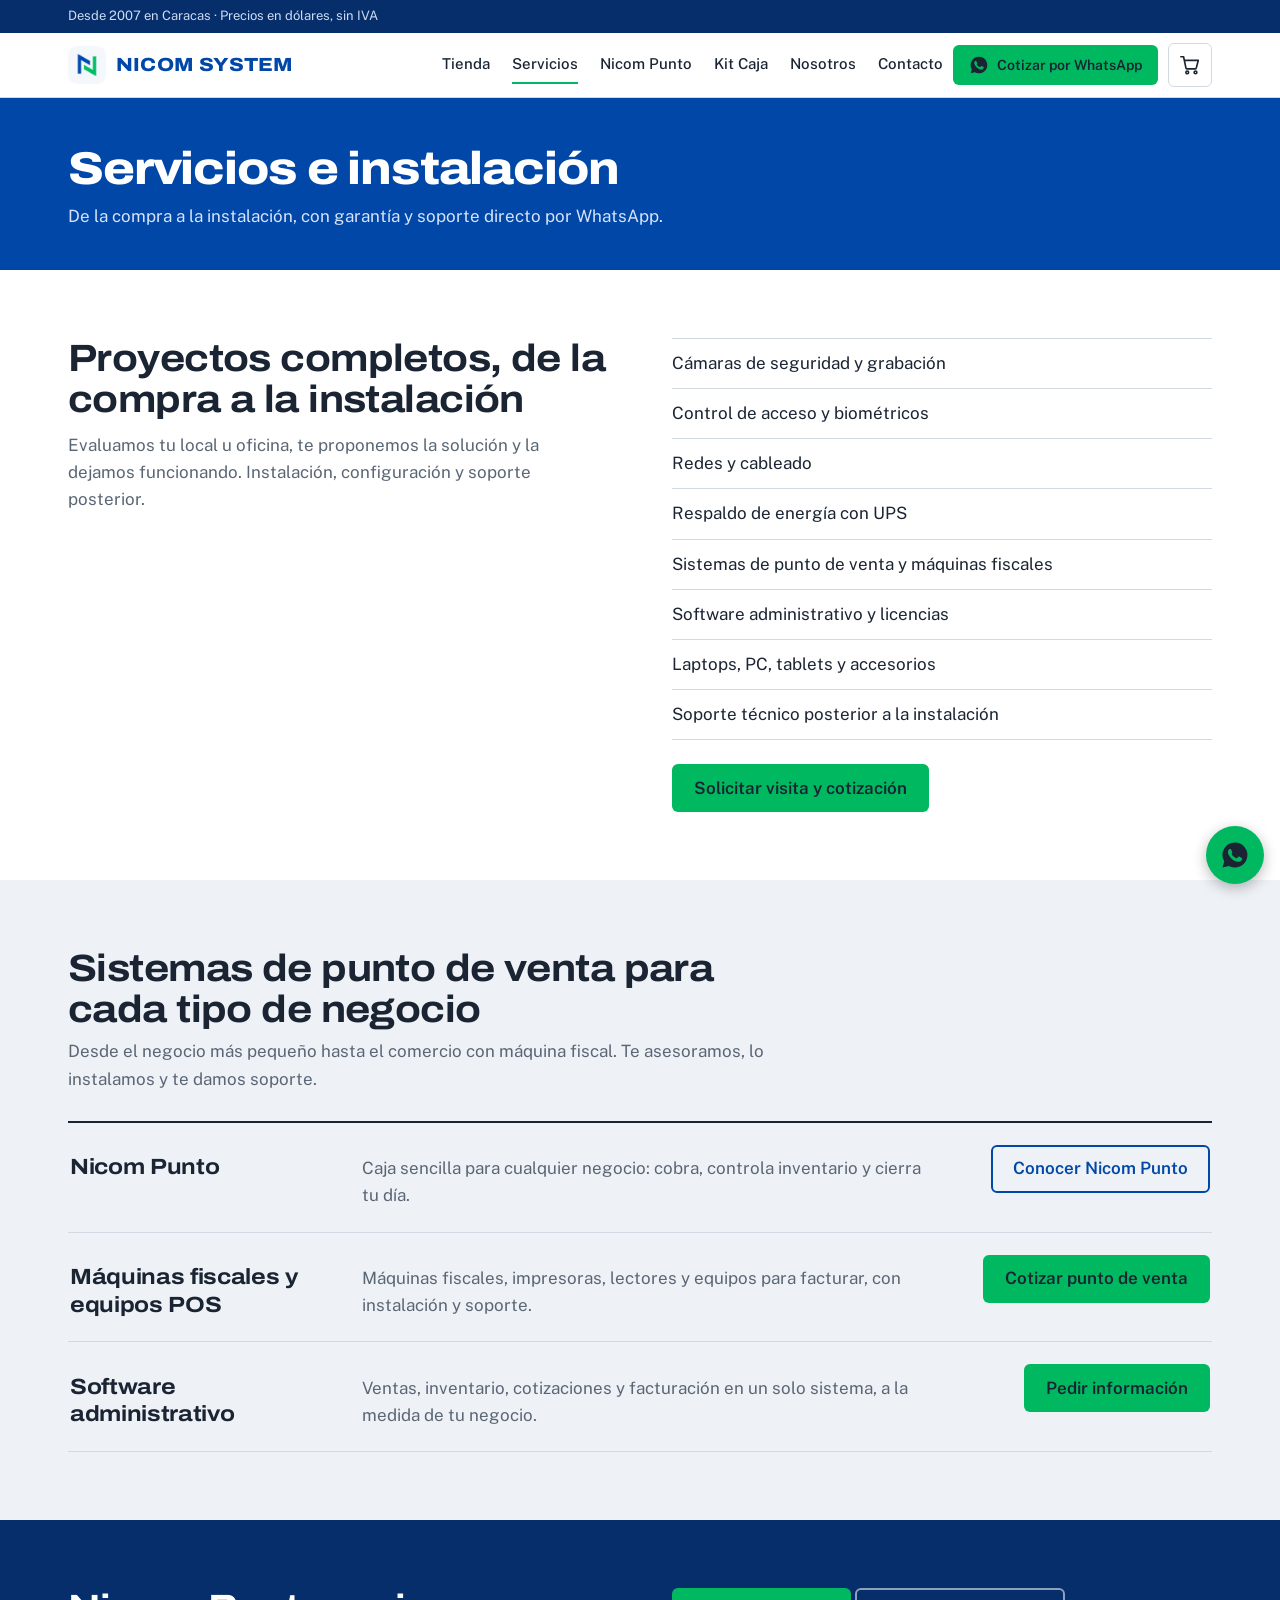
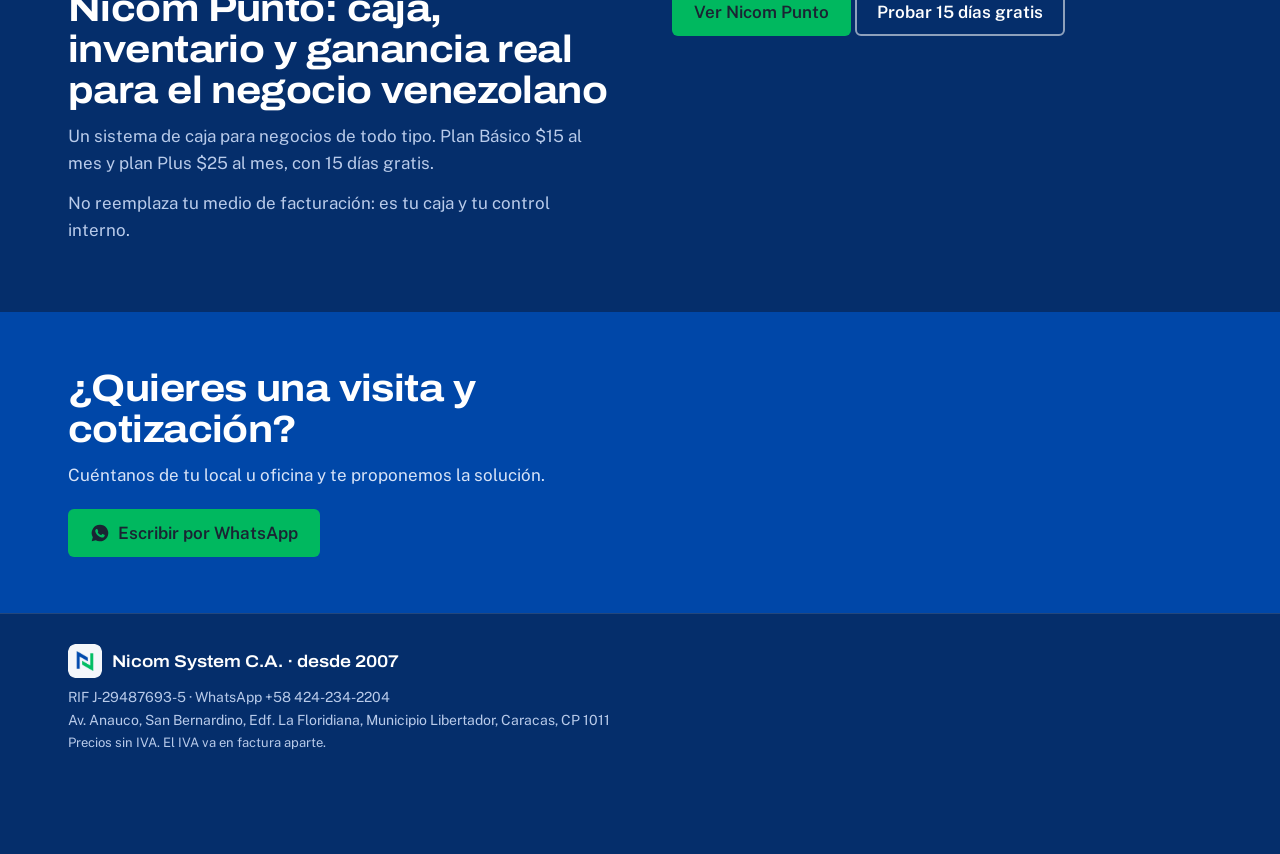
<file: servicios.html>
<!DOCTYPE html>
<html lang="es">
<head>
<meta charset="utf-8">
<meta name="viewport" content="width=device-width, initial-scale=1">
<title>Instalación de cámaras, redes y punto de venta en Caracas | Nicom System</title>
<meta name="description" content="Proyectos completos de seguridad, energía, redes y punto de venta en Caracas: evaluación, instalación, configuración y soporte. Incluye Nicom Punto, caja e inventario para cualquier negocio.">
<link rel="canonical" href="https://nicomsystem.com/servicios.html">
<meta property="og:type" content="website">
<meta property="og:title" content="Instalación de cámaras, redes y punto de venta en Caracas | Nicom System">
<meta property="og:description" content="Proyectos completos de seguridad, energía, redes y punto de venta en Caracas: evaluación, instalación, configuración y soporte. Incluye Nicom Punto, caja e inventario para cualquier negocio.">
<meta property="og:url" content="https://nicomsystem.com/servicios.html">
<meta property="og:image" content="https://nicomsystem.com/img/logo-nicom.png">
<meta name="theme-color" content="#0047A8">
<!-- LOGOS: archivos en la carpeta img/ (reemplaza el archivo para cambiar el logo) -->
<link rel="icon" type="image/png" href="img/logo-nicom.png">
<link rel="apple-touch-icon" href="img/logo-nicom.png">
<link rel="preconnect" href="https://fonts.googleapis.com">
<link rel="preconnect" href="https://fonts.gstatic.com" crossorigin>
<link rel="stylesheet" href="https://fonts.googleapis.com/css2?family=Archivo:wdth,wght@100,500..800&family=Public+Sans:wght@400;500;600&display=swap">
<script type="application/ld+json">
{"@context":"https://schema.org","@type":"LocalBusiness","name":"Nicom System C.A.","url":"https://nicomsystem.com/","telephone":"+584242342204","taxID":"J-29487693-5","address":{"@type":"PostalAddress","streetAddress":"Av. Anauco, San Bernardino, Edf. La Floridiana","addressLocality":"Caracas","addressRegion":"Distrito Capital","postalCode":"1011","addressCountry":"VE"}}
</script>
<link rel="stylesheet" href="estilos.css?v=8">
</head>
<body>
<div class="franja"><div class="wrap" id="franja">Desde 2007 en Caracas · Precios en dólares, sin IVA</div></div>

<!-- ===== ENCABEZADO ===== -->
<header class="top">
  <div class="wrap nav">
    <a class="brand" href="./" aria-label="Nicom System C.A., inicio"><img src="img/logo-nicom.png" alt="Logo de Nicom System" width="38" height="38">NICOM SYSTEM</a>
    <nav class="menu" aria-label="Principal">
      <a href="tienda.html">Tienda</a><a href="servicios.html" aria-current="page">Servicios</a><a href="nicom-punto.html">Nicom Punto</a><a href="kit-caja.html">Kit Caja</a><a href="nosotros.html">Nosotros</a><a href="nosotros.html#contacto">Contacto</a>
    </nav>
    <a class="btn btn-verde btn-sm" data-wa="Hola Nicom System, quiero una cotización de: ____." href="#" rel="noopener"><svg class="wa" viewBox="0 0 24 24"><use href="#iwa"/></svg>Cotizar por WhatsApp</a>
    <button class="cart-btn" id="btnCarrito" aria-label="Ver pedido"><svg class="i" viewBox="0 0 24 24"><circle cx="9" cy="20" r="1.5"/><circle cx="18" cy="20" r="1.5"/><path d="M2 3h3l2.6 12.4a1 1 0 0 0 1 .8h9.2a1 1 0 0 0 1-.8L21 7H6"/></svg><b id="cartN" data-n="0"></b></button>
    <button class="burger" id="burger" aria-label="Abrir menú" aria-expanded="false"><svg class="i" viewBox="0 0 24 24"><path d="M3 6h18M3 12h18M3 18h18"/></svg></button>
  </div>
  <div class="mmenu" id="mmenu">
    <a href="tienda.html">Tienda</a><a href="servicios.html" aria-current="page">Servicios</a><a href="nicom-punto.html">Nicom Punto</a><a href="kit-caja.html">Kit Caja</a><a href="nosotros.html">Nosotros</a><a href="nosotros.html#contacto">Contacto</a>
    <a class="btn btn-verde" data-wa="Hola Nicom System, quiero una cotización de: ____." href="#" rel="noopener">Cotizar por WhatsApp</a>
  </div>
</header>

<main id="inicio">

<section class="cab"><div class="wrap"><h1>Servicios e instalación</h1><p>De la compra a la instalación, con garantía y soporte directo por WhatsApp.</p></div></section>
<!-- ===== SERVICIOS ===== -->
<section id="servicios">
  <div class="wrap dos">
    <div>
      <h2>Proyectos completos, de la compra a la instalación</h2>
      <p style="color:var(--gris);margin-top:12px">Evaluamos tu local u oficina, te proponemos la solución y la dejamos funcionando. Instalación, configuración y soporte posterior.</p>
    </div>
    <div>
      <ul class="lista" style="margin-top:0">
        <li>Cámaras de seguridad y grabación</li>
        <li>Control de acceso y biométricos</li>
        <li>Redes y cableado</li>
        <li>Respaldo de energía con UPS</li>
        <li>Sistemas de punto de venta y máquinas fiscales</li>
        <li>Software administrativo y licencias</li>
        <li>Laptops, PC, tablets y accesorios</li>
        <li>Soporte técnico posterior a la instalación</li>
      </ul>
      <a class="btn btn-verde" data-wa="Hola Nicom System, quiero solicitar una visita y cotización para mi local/oficina." href="#" rel="noopener">Solicitar visita y cotización</a>
    </div>
  </div>
</section>
<!-- ===== PUNTO DE VENTA ===== -->
<section class="banda" id="punto-de-venta">
  <div class="wrap">
    <div class="sec-head"><h2>Sistemas de punto de venta para cada tipo de negocio</h2><p>Desde el negocio más pequeño hasta el comercio con máquina fiscal. Te asesoramos, lo instalamos y te damos soporte.</p></div>
    <div class="filas">
      <div class="fila"><h3>Nicom Punto</h3><p>Caja sencilla para cualquier negocio: cobra, controla inventario y cierra tu día.</p><a class="btn btn-borde" href="#nicom-punto">Conocer Nicom Punto</a></div>
      <div class="fila"><h3>Máquinas fiscales y equipos POS</h3><p>Máquinas fiscales, impresoras, lectores y equipos para facturar, con instalación y soporte.</p><a class="btn btn-verde" data-wa="Hola Nicom System, quiero una cotización de máquina fiscal / equipos de punto de venta." href="#" rel="noopener">Cotizar punto de venta</a></div>
      <div class="fila"><h3>Software administrativo</h3><p>Ventas, inventario, cotizaciones y facturación en un solo sistema, a la medida de tu negocio.</p><a class="btn btn-verde" data-wa="Hola Nicom System, quiero información de software administrativo para mi negocio." href="#" rel="noopener">Pedir información</a></div>
    </div>
  </div>
</section>
<!-- ===== NICOM PUNTO ===== -->
<section class="azul-o" id="nicom-punto">
  <div class="wrap dos">
    <div>
      <h2>Nicom Punto: caja, inventario y ganancia real para el negocio venezolano</h2>
      <p style="margin-top:12px">Un sistema de caja para negocios de todo tipo. Plan Básico $15 al mes y plan Plus $25 al mes, con 15 días gratis.</p>
      <p style="margin-top:12px">No reemplaza tu medio de facturación: es tu caja y tu control interno.</p>
    </div>
    <div>
      <a class="btn btn-verde" href="nicom-punto.html">Ver Nicom Punto</a>
      <a class="btn btn-linea" href="https://punto.nicomsystem.com" rel="noopener">Probar 15 días gratis</a>
    </div>
  </div>
</section>
<!-- ===== PROYECTOS Y TESTIMONIOS (oculta hasta tener fotos y testimonios reales) =====
     Para activarla: quita el atributo "hidden" y agrega fotos reales de tus instalaciones. -->
<section id="proyectos" hidden>
  <div class="wrap">
    <div class="sec-head"><h2>Proyectos que hemos realizado</h2></div>
    <div class="grid">
      <!-- <figure><img src="img/proyecto-1.webp" alt="Instalación de cámaras en comercio de Caracas" loading="lazy"><figcaption>Descripción del proyecto</figcaption></figure> -->
    </div>
  </div>
</section>
<section class="azul cta">
  <div class="wrap dos">
    <div>
      <h2>¿Quieres una visita y cotización?</h2>
      <p style="margin:12px 0 20px;color:#D7E3F7">Cuéntanos de tu local u oficina y te proponemos la solución.</p>
      <a class="btn btn-verde" data-wa="Hola Nicom System, quiero solicitar una visita y cotización para mi local/oficina." href="#" rel="noopener"><svg class="wa" viewBox="0 0 24 24"><use href="#iwa"/></svg>Escribir por WhatsApp</a>
    </div>
  </div>
</section>

</main>

<footer>
  <div class="wrap">
    <div class="fbrand"><img src="img/logo-nicom.png" alt="" width="34" height="34" loading="lazy">Nicom System C.A. · desde 2007</div>
    RIF J-29487693-5 · WhatsApp +58 424-234-2204<br>
    Av. Anauco, San Bernardino, Edf. La Floridiana, Municipio Libertador, Caracas, CP 1011<br>
    <span style="font-size:13px">Precios sin IVA. El IVA va en factura aparte.</span>
  </div>
</footer>

<a class="fwa" data-wa="Hola Nicom System, quiero una cotización de: ____." href="#" rel="noopener" aria-label="Escribir por WhatsApp"><svg class="wa" viewBox="0 0 24 24"><use href="#iwa"/></svg></a>

<svg width="0" height="0" style="position:absolute" aria-hidden="true"><symbol id="iwa" viewBox="0 0 24 24"><path d="M12 2a10 10 0 0 0-8.6 15.1L2 22l5-1.3A10 10 0 1 0 12 2zm5.2 14.2c-.2.6-1.3 1.2-1.8 1.2-.5.1-1 .2-3.3-.7-2.8-1.1-4.6-4-4.7-4.2-.1-.2-1.1-1.5-1.1-2.8 0-1.3.7-1.9.9-2.2.2-.3.5-.3.7-.3h.5c.2 0 .4 0 .6.5.2.6.8 2 .8 2.1.1.1.1.3 0 .4l-.3.5c-.1.2-.3.3-.1.6.2.3.7 1.2 1.5 1.9 1 .9 1.9 1.2 2.2 1.3.3.1.4.1.6-.1.2-.2.7-.8.9-1.1.2-.3.4-.2.6-.1l1.9.9c.3.1.5.2.5.3.1.1.1.6-.1 1.2z"/></symbol></svg>

<!-- ===== CARRITO ===== -->
<div class="ov" id="ov"></div>
<aside class="drawer" id="drawer" aria-label="Tu pedido" aria-hidden="true">
  <header><h2 style="font-size:20px">Tu pedido</h2><button class="x" id="cerrarCarrito" aria-label="Cerrar">×</button></header>
  <div class="items" id="items"></div>
  <div class="foot" id="footCarrito">
    <div class="tot"><span>Total</span><span id="totUsd">$0.00</span></div>
    <div class="iva" id="totBs" style="margin-top:2px"></div>
    <div class="iva">Precios sin IVA. El IVA va en factura aparte.</div>
    <button class="btn btn-azul" id="btnPagar">Solicitar mi pedido</button>
    <button class="btn btn-borde" id="btnVaciar" style="min-height:40px;font-size:14px">Vaciar pedido</button>
  </div>
</aside>

<!-- ===== MODAL DE PAGO ===== -->
<dialog id="dlgPago"><div class="dg co">
  <button class="x" data-close aria-label="Cerrar">×</button>
  <h2>Confirma tu pedido</h2>
  <div class="iva" id="resPago"></div>
  <label for="pNombre" style="font-size:14px;font-weight:600;display:block;margin-top:14px">Tu nombre</label>
  <input id="pNombre" autocomplete="name" maxlength="80" placeholder="Para identificar tu pedido">
  <label for="pTel" style="font-size:14px;font-weight:600;display:block;margin-top:12px">Tu WhatsApp</label>
  <input id="pTel" type="tel" inputmode="tel" autocomplete="tel" maxlength="20" placeholder="Ej: 0424 234 2204">
  <p style="font-weight:600;margin-top:12px">¿Cómo lo recibes?</p>
  <div class="metodos" id="entregas">
    <label><input type="radio" name="entrega" value="delivery" checked>Delivery en Caracas</label>
    <label><input type="radio" name="entrega" value="courier">Envío nacional por courier</label>
  </div>
  <label for="pZona" id="lblZona" style="font-size:14px;font-weight:600;display:block">Zona o urbanización en Caracas</label>
  <input id="pZona" maxlength="100" placeholder="Ej: San Bernardino">
  <div class="err" id="ePago" style="color:#B3261E"></div>
  <p style="font-weight:600;margin-top:8px">¿Cómo prefieres pagar?</p>
  <div class="metodos" id="metodos">
    <label><input type="radio" name="metodo" value="Pago Móvil" checked>Pago Móvil</label>
    <label><input type="radio" name="metodo" value="Transferencia">Transferencia nacional</label>
    <label><input type="radio" name="metodo" value="Zelle">Zelle</label>
    <label><input type="radio" name="metodo" value="Binance / USDT">Binance P2P / USDT</label>
    <label><input type="radio" name="metodo" value="Efectivo">Efectivo</label>
  </div>
  <p class="iva"><strong>No pagas ahora.</strong> Te respondemos por WhatsApp con la disponibilidad, el tiempo de entrega y el monto exacto en Bs. a la tasa BCV del día. Solo pagas cuando tú lo confirmes.</p>
  <button class="btn btn-verde" id="btnEnviar" style="width:100%;margin-top:14px;white-space:normal"><svg class="wa" viewBox="0 0 24 24"><use href="#iwa"/></svg>Enviar solicitud por WhatsApp</button>
</div></dialog>

<!-- ===== MODAL DE PRODUCTO ===== -->
<dialog id="dlgProd"><div class="dg" id="prodBody"></div></dialog>

<div class="toast" id="toast" role="status"></div>

<script src="nicom.js?v=10" defer></script>
</body>
</html>
</file>
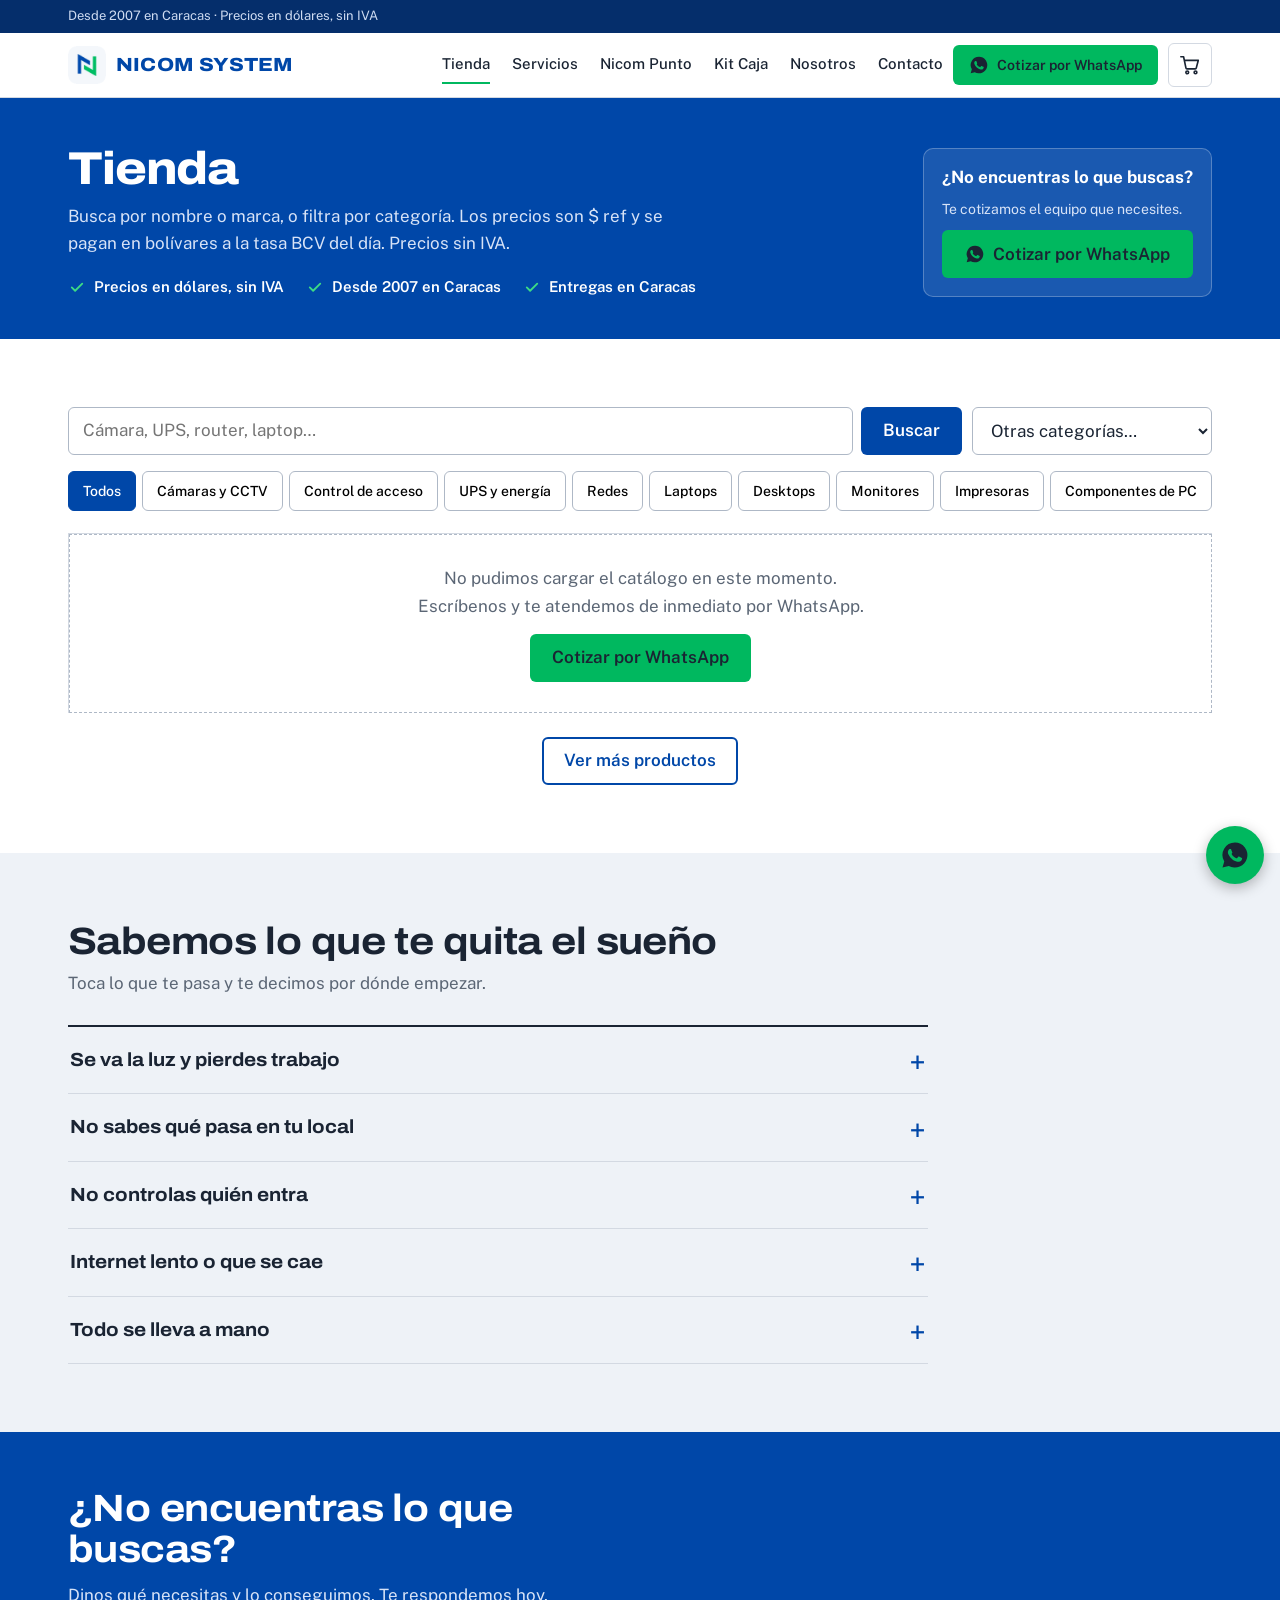
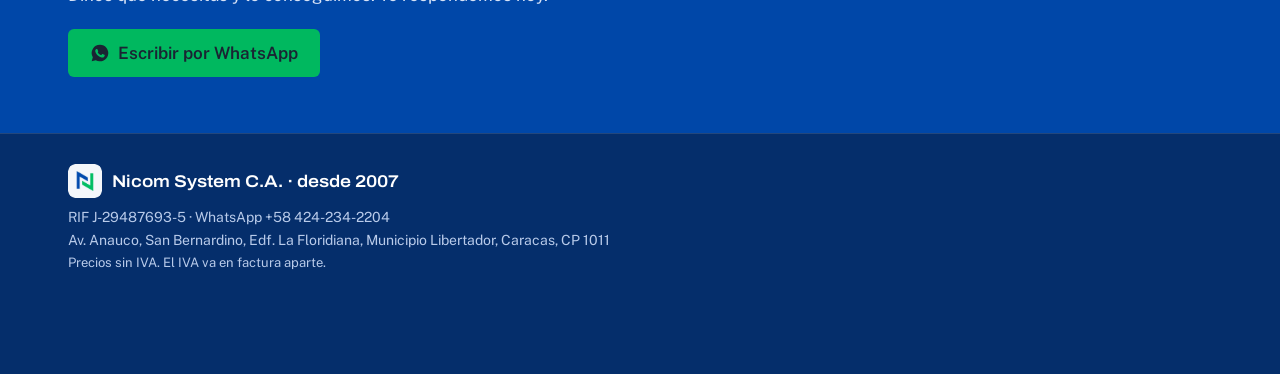
<file: tienda.html>
<!DOCTYPE html>
<html lang="es">
<head>
<meta charset="utf-8">
<meta name="viewport" content="width=device-width, initial-scale=1">
<title>Tienda de cámaras, UPS, redes y laptops en Caracas | Nicom System</title>
<meta name="description" content="Catálogo en línea de cámaras de seguridad, UPS, control de acceso, redes, laptops y más. Precios en dólares sin IVA. Arma tu pedido y confírmalo por WhatsApp.">
<link rel="canonical" href="https://nicomsystem.com/tienda.html">
<meta property="og:type" content="website">
<meta property="og:title" content="Tienda de cámaras, UPS, redes y laptops en Caracas | Nicom System">
<meta property="og:description" content="Catálogo en línea de cámaras de seguridad, UPS, control de acceso, redes, laptops y más. Precios en dólares sin IVA. Arma tu pedido y confírmalo por WhatsApp.">
<meta property="og:url" content="https://nicomsystem.com/tienda.html">
<meta property="og:image" content="https://nicomsystem.com/img/logo-nicom.png">
<meta name="theme-color" content="#0047A8">
<!-- LOGOS: archivos en la carpeta img/ (reemplaza el archivo para cambiar el logo) -->
<link rel="icon" type="image/png" href="img/logo-nicom.png">
<link rel="apple-touch-icon" href="img/logo-nicom.png">
<link rel="preconnect" href="https://fonts.googleapis.com">
<link rel="preconnect" href="https://fonts.gstatic.com" crossorigin>
<link rel="stylesheet" href="https://fonts.googleapis.com/css2?family=Archivo:wdth,wght@100,500..800&family=Public+Sans:wght@400;500;600&display=swap">
<script type="application/ld+json">
{"@context":"https://schema.org","@type":"LocalBusiness","name":"Nicom System C.A.","url":"https://nicomsystem.com/","telephone":"+584242342204","taxID":"J-29487693-5","address":{"@type":"PostalAddress","streetAddress":"Av. Anauco, San Bernardino, Edf. La Floridiana","addressLocality":"Caracas","addressRegion":"Distrito Capital","postalCode":"1011","addressCountry":"VE"}}
</script>
<link rel="stylesheet" href="estilos.css?v=8">
</head>
<body>
<div class="franja"><div class="wrap" id="franja">Desde 2007 en Caracas · Precios en dólares, sin IVA</div></div>

<!-- ===== ENCABEZADO ===== -->
<header class="top">
  <div class="wrap nav">
    <a class="brand" href="./" aria-label="Nicom System C.A., inicio"><img src="img/logo-nicom.png" alt="Logo de Nicom System" width="38" height="38">NICOM SYSTEM</a>
    <nav class="menu" aria-label="Principal">
      <a href="tienda.html" aria-current="page">Tienda</a><a href="servicios.html">Servicios</a><a href="nicom-punto.html">Nicom Punto</a><a href="kit-caja.html">Kit Caja</a><a href="nosotros.html">Nosotros</a><a href="nosotros.html#contacto">Contacto</a>
    </nav>
    <a class="btn btn-verde btn-sm" data-wa="Hola Nicom System, quiero una cotización de: ____." href="#" rel="noopener"><svg class="wa" viewBox="0 0 24 24"><use href="#iwa"/></svg>Cotizar por WhatsApp</a>
    <button class="cart-btn" id="btnCarrito" aria-label="Ver pedido"><svg class="i" viewBox="0 0 24 24"><circle cx="9" cy="20" r="1.5"/><circle cx="18" cy="20" r="1.5"/><path d="M2 3h3l2.6 12.4a1 1 0 0 0 1 .8h9.2a1 1 0 0 0 1-.8L21 7H6"/></svg><b id="cartN" data-n="0"></b></button>
    <button class="burger" id="burger" aria-label="Abrir menú" aria-expanded="false"><svg class="i" viewBox="0 0 24 24"><path d="M3 6h18M3 12h18M3 18h18"/></svg></button>
  </div>
  <div class="mmenu" id="mmenu">
    <a href="tienda.html" aria-current="page">Tienda</a><a href="servicios.html">Servicios</a><a href="nicom-punto.html">Nicom Punto</a><a href="kit-caja.html">Kit Caja</a><a href="nosotros.html">Nosotros</a><a href="nosotros.html#contacto">Contacto</a>
    <a class="btn btn-verde" data-wa="Hola Nicom System, quiero una cotización de: ____." href="#" rel="noopener">Cotizar por WhatsApp</a>
  </div>
</header>

<main id="inicio">

<section class="cab"><div class="wrap cab-g">
  <div>
    <h1>Tienda</h1>
    <p>Busca por nombre o marca, o filtra por categoría. Los precios son $ ref y se pagan en bolívares a la tasa BCV del día. Precios sin IVA.</p>
    <ul class="cab-datos"><li><svg viewBox="0 0 24 24" aria-hidden="true"><path d="m5 12.5 4.5 4.5L19 7.5"/></svg>Precios en dólares, sin IVA</li><li><svg viewBox="0 0 24 24" aria-hidden="true"><path d="m5 12.5 4.5 4.5L19 7.5"/></svg>Desde 2007 en Caracas</li><li><svg viewBox="0 0 24 24" aria-hidden="true"><path d="m5 12.5 4.5 4.5L19 7.5"/></svg>Entregas en Caracas</li></ul>
  </div>
  <div class="cab-wa"><b>¿No encuentras lo que buscas?</b><p>Te cotizamos el equipo que necesites.</p><a class="btn btn-verde" data-wa="Hola, busco un producto que no encontré en la tienda." href="#" rel="noopener"><svg class="wa" viewBox="0 0 24 24"><use href="#iwa"/></svg>Cotizar por WhatsApp</a></div>
</div></section>
<!-- ===== TIENDA ===== -->
<section id="tienda">
  <div class="wrap">
    <div class="tools">
      <form class="search" id="formBuscar" role="search"><input type="search" id="q" placeholder="Cámara, UPS, router, laptop…" aria-label="Buscar productos" maxlength="60"><button class="btn btn-azul" type="submit">Buscar</button></form>
      <select id="selCat" aria-label="Más categorías"><option value="">Otras categorías…</option></select>
    </div>
    <div class="chips" id="chips" role="group" aria-label="Categorías"></div>
    <div class="estado" id="estado" aria-live="polite"></div>
    <div class="grid" id="gridTienda"></div>
    <div class="mas"><button class="btn btn-borde" id="btnMas" hidden>Ver más productos</button></div>
  </div>
</section>
<!-- ===== QUÉ NECESITAS (reemplaza las tarjetas de problemas) ===== -->
<section class="banda">
  <div class="wrap">
    <div class="sec-head"><h2>Sabemos lo que te quita el sueño</h2><p>Toca lo que te pasa y te decimos por dónde empezar.</p></div>
    <div class="probs">
      <details class="prob" name="prob"><summary>Se va la luz y pierdes trabajo</summary><div class="pb"><p>Con un UPS bien dimensionado tus equipos y tu información quedan protegidos.</p><div class="pa"><button class="btn btn-borde" data-cat="UPS y energía">Ver UPS</button><a class="btn btn-verde" data-wa="Hola Nicom System, se me va la luz y necesito un UPS para: ____." href="#" rel="noopener">Pedir asesoría</a></div></div></details>
      <details class="prob" name="prob"><summary>No sabes qué pasa en tu local</summary><div class="pb"><p>Con cámaras y control de acceso ves y registras todo, aunque no estés.</p><div class="pa"><button class="btn btn-borde" data-cat="Cámaras y CCTV">Ver cámaras</button><a class="btn btn-verde" data-wa="Hola Nicom System, quiero cámaras de seguridad para mi local. Necesito cubrir: ____." href="#" rel="noopener">Pedir asesoría</a></div></div></details>
      <details class="prob" name="prob"><summary>No controlas quién entra</summary><div class="pb"><p>Biométricos y lectores te dicen quién entró, a qué hora y por qué puerta.</p><div class="pa"><button class="btn btn-borde" data-cat="Control de acceso">Ver control de acceso</button><a class="btn btn-verde" data-wa="Hola Nicom System, quiero un sistema de control de acceso para: ____." href="#" rel="noopener">Pedir asesoría</a></div></div></details>
      <details class="prob" name="prob"><summary>Internet lento o que se cae</summary><div class="pb"><p>Una red bien armada da señal estable en toda tu oficina o local.</p><div class="pa"><button class="btn btn-borde" data-cat="Redes">Ver equipos de red</button><a class="btn btn-verde" data-wa="Hola Nicom System, tengo problemas de internet/red en: ____." href="#" rel="noopener">Pedir asesoría</a></div></div></details>
      <details class="prob" name="prob"><summary>Todo se lleva a mano</summary><div class="pb"><p>Con software administrativo y punto de venta ordenas ventas, inventario y cotizaciones en un solo lugar.</p><div class="pa"><a class="btn btn-borde" href="servicios.html#punto-de-venta">Ver punto de venta</a><a class="btn btn-verde" data-wa="Hola Nicom System, quiero ordenar mis ventas e inventario. Mi negocio es: ____." href="#" rel="noopener">Pedir asesoría</a></div></div></details>
    </div>
  </div>
</section>
<section class="azul cta">
  <div class="wrap dos">
    <div>
      <h2>¿No encuentras lo que buscas?</h2>
      <p style="margin:12px 0 20px;color:#D7E3F7">Dinos qué necesitas y lo conseguimos. Te respondemos hoy.</p>
      <a class="btn btn-verde" data-wa="Hola Nicom System, estoy buscando: ____." href="#" rel="noopener"><svg class="wa" viewBox="0 0 24 24"><use href="#iwa"/></svg>Escribir por WhatsApp</a>
    </div>
  </div>
</section>

</main>

<footer>
  <div class="wrap">
    <div class="fbrand"><img src="img/logo-nicom.png" alt="" width="34" height="34" loading="lazy">Nicom System C.A. · desde 2007</div>
    RIF J-29487693-5 · WhatsApp +58 424-234-2204<br>
    Av. Anauco, San Bernardino, Edf. La Floridiana, Municipio Libertador, Caracas, CP 1011<br>
    <span style="font-size:13px">Precios sin IVA. El IVA va en factura aparte.</span>
  </div>
</footer>

<a class="fwa" data-wa="Hola Nicom System, quiero una cotización de: ____." href="#" rel="noopener" aria-label="Escribir por WhatsApp"><svg class="wa" viewBox="0 0 24 24"><use href="#iwa"/></svg></a>

<svg width="0" height="0" style="position:absolute" aria-hidden="true"><symbol id="iwa" viewBox="0 0 24 24"><path d="M12 2a10 10 0 0 0-8.6 15.1L2 22l5-1.3A10 10 0 1 0 12 2zm5.2 14.2c-.2.6-1.3 1.2-1.8 1.2-.5.1-1 .2-3.3-.7-2.8-1.1-4.6-4-4.7-4.2-.1-.2-1.1-1.5-1.1-2.8 0-1.3.7-1.9.9-2.2.2-.3.5-.3.7-.3h.5c.2 0 .4 0 .6.5.2.6.8 2 .8 2.1.1.1.1.3 0 .4l-.3.5c-.1.2-.3.3-.1.6.2.3.7 1.2 1.5 1.9 1 .9 1.9 1.2 2.2 1.3.3.1.4.1.6-.1.2-.2.7-.8.9-1.1.2-.3.4-.2.6-.1l1.9.9c.3.1.5.2.5.3.1.1.1.6-.1 1.2z"/></symbol></svg>

<!-- ===== CARRITO ===== -->
<div class="ov" id="ov"></div>
<aside class="drawer" id="drawer" aria-label="Tu pedido" aria-hidden="true">
  <header><h2 style="font-size:20px">Tu pedido</h2><button class="x" id="cerrarCarrito" aria-label="Cerrar">×</button></header>
  <div class="items" id="items"></div>
  <div class="foot" id="footCarrito">
    <div class="tot"><span>Total ($ ref a tasa BCV)</span><span id="totUsd">$0.00</span></div>
    <div class="iva" id="totBs" style="margin-top:2px"></div>
    <div class="iva">Precios sin IVA. El IVA va en factura aparte.</div>
    <button class="btn btn-azul" id="btnPagar">Solicitar mi pedido</button>
    <button class="btn btn-borde" id="btnVaciar" style="min-height:40px;font-size:14px">Vaciar pedido</button>
  </div>
</aside>

<!-- ===== MODAL DE PAGO ===== -->
<dialog id="dlgPago"><div class="dg co">
  <button class="x" data-close aria-label="Cerrar">×</button>
  <h2>Confirma tu pedido</h2>
  <div class="iva" id="resPago"></div>
  <label for="pNombre" style="font-size:14px;font-weight:600;display:block;margin-top:14px">Tu nombre</label>
  <input id="pNombre" autocomplete="name" maxlength="80" placeholder="Para identificar tu pedido">
  <label for="pTel" style="font-size:14px;font-weight:600;display:block;margin-top:12px">Tu WhatsApp</label>
  <input id="pTel" type="tel" inputmode="tel" autocomplete="tel" maxlength="20" placeholder="Ej: 0424 234 2204">
  <p style="font-weight:600;margin-top:12px">¿Cómo lo recibes?</p>
  <div class="metodos" id="entregas">
    <label><input type="radio" name="entrega" value="delivery" checked>Delivery en Caracas</label>
    <label><input type="radio" name="entrega" value="courier">Envío nacional por courier</label>
  </div>
  <label for="pZona" id="lblZona" style="font-size:14px;font-weight:600;display:block">Zona o urbanización en Caracas</label>
  <input id="pZona" maxlength="100" placeholder="Ej: San Bernardino">
  <div class="err" id="ePago" style="color:#B3261E"></div>
  <p style="font-weight:600;margin-top:8px">¿Cómo prefieres pagar?</p>
  <div class="metodos" id="metodos">
    <label><input type="radio" name="metodo" value="Pago Móvil" checked>Pago Móvil (Bs.)</label>
    <label><input type="radio" name="metodo" value="Transferencia">Transferencia nacional (Bs.)</label>
    <label><input type="radio" name="metodo" value="Zelle">Zelle</label>
    <label><input type="radio" name="metodo" value="Binance / USDT">Binance P2P / USDT</label>
    <label><input type="radio" name="metodo" value="Efectivo">Efectivo</label>
  </div>
  <div id="resPago2" aria-live="polite" style="margin-top:12px;padding:12px 14px;border:1px solid #B9CCE8;background:#F1F6FD;border-radius:8px;font-size:14px;line-height:1.5"></div>
  <p class="iva"><strong>No pagas ahora.</strong> Te confirmamos por WhatsApp la disponibilidad, la entrega y los datos de pago. El monto en Bs. se calcula con el precio referencial y la tasa BCV del día de tu pago; si la tasa cambia, te avisamos el monto actualizado antes de que pagues. Solo pagas cuando tú lo confirmes.</p>
  <button class="btn btn-verde" id="btnEnviar" style="width:100%;margin-top:14px;white-space:normal"><svg class="wa" viewBox="0 0 24 24"><use href="#iwa"/></svg>Enviar solicitud por WhatsApp</button>
</div></dialog>

<!-- ===== MODAL DE PRODUCTO ===== -->
<dialog id="dlgProd"><div class="dg" id="prodBody"></div></dialog>

<div class="toast" id="toast" role="status"></div>

<script src="nicom.js?v=10" defer></script>
</body>
</html>
</file>
<file: estilos.css>
/* Paleta tomada del logo: azul y verde de la N. */
:root{--azul:#0047A8;--azul-o:#052E6B;--verde:#00B85F;--verde-o:#00A152;--tinta:#1A2433;--gris:#5B6675;--linea:#D3D9E2;--banda:#EEF2F7;--blanco:#fff;--ambar-f:#FFE9B8;--ambar-t:#6B4200}
*{box-sizing:border-box;margin:0;padding:0}
html{scroll-behavior:smooth;scroll-padding-top:72px}
body{font-family:"Public Sans",system-ui,-apple-system,"Segoe UI",sans-serif;font-size:16px;line-height:1.6;color:var(--tinta);background:var(--blanco);-webkit-font-smoothing:antialiased}
img{max-width:100%;display:block}
h1,h2,h3,.tit{font-family:Archivo,"Public Sans",system-ui,sans-serif;font-stretch:112%;font-weight:700;line-height:1.08;letter-spacing:-.015em}
h1{font-size:32px;overflow-wrap:break-word;font-weight:800;line-height:1.02;letter-spacing:-.025em}
h2{font-size:28px}h3{font-size:19px;line-height:1.25}
a{color:inherit}button{font:inherit;cursor:pointer}
.wrap{max-width:1180px;margin:0 auto;padding:0 18px}
section{padding:44px 0}
.banda{background:var(--banda)}
.azul{background:var(--azul);color:#fff}
.azul-o{background:var(--azul-o);color:#E3EBF8}
.azul h1,.azul h2,.azul-o h2,.azul-o h3{color:#fff}
.sec-head{max-width:700px;margin-bottom:28px}
.sec-head p{color:var(--gris);margin-top:8px}
.azul-o .sec-head p,.azul-o p{color:#B9CBEA}
.btn{display:inline-flex;align-items:center;justify-content:center;gap:8px;min-height:48px;padding:0 20px;border-radius:6px;border:2px solid transparent;font-weight:600;text-decoration:none;transition:background .15s,color .15s;white-space:nowrap;text-align:center}
.btn-azul{background:var(--azul);color:#fff}.btn-azul:hover{background:var(--azul-o)}
.btn-verde{background:var(--verde);color:var(--tinta)}.btn-verde:hover{background:var(--verde-o)}
.btn-borde{border-color:var(--azul);color:var(--azul);background:transparent}.btn-borde:hover{background:var(--azul);color:#fff}
.btn-blanco{background:#fff;color:var(--azul)}.btn-blanco:hover{background:var(--banda)}
.btn-linea{border-color:rgba(255,255,255,.55);color:#fff;background:transparent}.btn-linea:hover{background:rgba(255,255,255,.12)}
.btn-sm{min-height:40px;padding:0 14px;font-size:14px}
:focus-visible{outline:3px solid var(--verde);outline-offset:2px}
svg.wa{width:20px;height:20px;fill:currentColor;flex:none}
svg.i{width:22px;height:22px;fill:none;stroke:currentColor;stroke-width:1.8;stroke-linecap:round;stroke-linejoin:round;flex:none}
/* franja superior con la tasa */
.franja{background:var(--azul-o);color:#CFDCF2;font-size:13px;padding:6px 0}
/* encabezado */
header.top{position:sticky;top:0;z-index:50;background:#fff;border-bottom:1px solid var(--linea)}
.nav{display:flex;align-items:center;gap:10px;height:64px}.cart-btn,.burger{flex:none;min-width:44px}
.brand{display:flex;align-items:center;gap:10px;text-decoration:none;margin-right:auto;font-family:Archivo,sans-serif;font-stretch:112%;font-weight:800;font-size:19px;letter-spacing:.01em;color:var(--azul)}
.brand img{width:38px;height:38px;border-radius:8px}
.menu{display:none;gap:22px}
.menu a{text-decoration:none;font-size:15px;font-weight:500;color:var(--tinta);padding:6px 0;border-bottom:2px solid transparent}
.menu a:hover{border-color:var(--verde)}
.cart-btn{position:relative;background:#fff;border:1px solid var(--linea);color:var(--tinta);border-radius:6px;width:44px;height:44px;display:grid;place-items:center}
.cart-btn b{position:absolute;top:-7px;right:-7px;background:var(--azul);color:#fff;font-size:12px;min-width:20px;height:20px;border-radius:10px;display:grid;place-items:center;padding:0 5px}
.cart-btn b[data-n="0"]{display:none}
.burger{background:#fff;border:1px solid var(--linea);color:var(--tinta);width:44px;height:44px;border-radius:6px;display:grid;place-items:center}
.nav .btn-verde{display:none}
.mmenu{display:none;background:#fff;padding:4px 18px 16px;border-bottom:1px solid var(--linea)}
.mmenu.open{display:block}
.mmenu a{display:block;padding:13px 0;text-decoration:none;border-bottom:1px solid var(--linea);font-weight:500}
.mmenu .btn{margin-top:12px;width:100%;border:0}
/* hero */
.hero{padding:44px 0 52px}
.hero-g{display:grid;gap:32px;grid-template-columns:minmax(0,1fr)}.hero-g>*{min-width:0}
.hero p.sub{font-size:17px;color:#D7E3F7;max-width:560px;margin:16px 0 22px}
.hs{display:flex;gap:8px;max-width:560px}
.hs input{flex:1;min-width:0;min-height:52px;border:0;border-radius:6px;padding:0 16px;font:inherit;color:var(--tinta)}
.hs .btn{min-height:52px}
.sug{display:flex;flex-wrap:wrap;gap:6px 14px;margin:14px 0 22px;font-size:14px}
.sug button{background:none;border:0;color:#D7E3F7;text-decoration:underline;text-underline-offset:3px;padding:0 8px;min-height:44px}.sug{gap:0 6px}
.sug span{color:#9DB6DE}
.lista-p{background:#fff;color:var(--tinta);border-radius:8px;padding:6px 18px 10px;align-self:start}
.lista-p h2{color:var(--tinta);font-size:17px;padding:14px 0 8px;border-bottom:2px solid var(--tinta)}
.pl{display:grid;grid-template-columns:1fr auto;gap:12px;width:100%;text-align:left;background:none;border:0;border-bottom:1px solid var(--linea);padding:12px 0;align-items:baseline}
.pl:last-child{border-bottom:0}
.pl .pn{font-size:14px;line-height:1.35;display:-webkit-box;-webkit-line-clamp:2;-webkit-box-orient:vertical;overflow:hidden}
.pl .pp{font-family:Archivo,sans-serif;font-weight:700;font-variant-numeric:tabular-nums;white-space:nowrap;text-align:right}
.pl .pp s{display:block;font-weight:400;font-size:12px;color:var(--gris)}
.pl:hover .pn{text-decoration:underline}
.colder{align-self:start;min-width:0}
.vit{background:#fff;color:var(--tinta);border-radius:8px;overflow:hidden}
.vit-img{display:grid;place-items:center;width:100%;aspect-ratio:4/3;background:#fff;border:0;padding:18px;cursor:pointer}
.vit-img img{width:100%;height:100%;object-fit:contain}
.vit-b{padding:16px 18px 18px;border-top:4px solid var(--verde)}
.vit-top{display:flex;justify-content:space-between;gap:10px;font-size:13px;color:var(--gris)}
.vit-b h2{color:var(--tinta);font-size:19px;line-height:1.25;margin:6px 0 2px;display:-webkit-box;-webkit-line-clamp:2;-webkit-box-orient:vertical;overflow:hidden}
.vit-b .price{font-size:30px}
.vit-acc{display:flex;gap:8px;margin-top:14px}
.vit-acc .vit-nav{min-width:48px;padding:0;font-size:26px;line-height:1}
.vit-acc #vitAdd{flex:1}
.ben{padding:26px 0;background:#fff;border-bottom:1px solid var(--linea)}
.ben-g{display:grid;grid-template-columns:1fr 1fr;gap:18px 14px}
.ben .b{display:flex;gap:10px;align-items:flex-start}
.ben .b svg{color:var(--verde-o);width:28px;height:28px;margin-top:2px}
.ben .b strong{display:block;font-family:Archivo,sans-serif;font-stretch:108%;font-size:15px;line-height:1.25}
.ben .b span{display:block;font-size:13px;color:var(--gris);line-height:1.35;margin-top:2px}
@media(min-width:900px){.ben-g{grid-template-columns:repeat(4,1fr);gap:24px}.vit-b h2{font-size:22px}}
/* índice de categorías */
.indice{display:grid;gap:0 40px;border-top:2px solid var(--tinta)}
.idx{display:flex;justify-content:space-between;align-items:baseline;gap:12px;width:100%;text-align:left;background:none;border:0;border-bottom:1px solid var(--linea);padding:16px 2px;text-decoration:none;color:inherit}
.idx .nm{font-family:Archivo,sans-serif;font-stretch:108%;font-weight:700;font-size:19px}
.idx .nt{font-size:14px;color:var(--gris);display:block;font-weight:400;font-family:"Public Sans",sans-serif;margin-top:2px}
.idx .ct{font-size:14px;color:var(--gris);font-variant-numeric:tabular-nums;white-space:nowrap}
.idx:hover{background:var(--banda)}
.idx:hover .nm{color:var(--azul)}
/* productos: rejilla con líneas compartidas, como un catálogo impreso */
.grid{display:grid;grid-template-columns:repeat(2,1fr);border-top:1px solid var(--linea);border-left:1px solid var(--linea);background:#fff}
.card{border-right:1px solid var(--linea);border-bottom:1px solid var(--linea);display:flex;flex-direction:column;min-width:0}
.card-img{aspect-ratio:1/1;background:#fff;border:0;display:grid;place-items:center;position:relative;padding:14px;width:100%}
.card-img img{width:100%;height:100%;object-fit:contain}
.card-img img.phl{width:44%;height:auto;opacity:.18;filter:grayscale(1)}
.tag{position:absolute;top:8px;left:8px;font-size:12px;font-weight:600;padding:2px 8px;border-radius:3px;background:var(--ambar-f);color:var(--ambar-t)}
.tag.gris{background:var(--banda);color:var(--gris)}
.card-b{padding:4px 12px 14px;display:flex;flex-direction:column;gap:3px;flex:1}
.card .cat{font-size:13px;color:var(--gris)}
.card h3{font-family:"Public Sans",sans-serif;font-stretch:100%;font-weight:600;font-size:14px;line-height:1.35;letter-spacing:0;display:-webkit-box;-webkit-line-clamp:2;-webkit-box-orient:vertical;overflow:hidden;min-height:38px;cursor:pointer}
.price{font-family:Archivo,sans-serif;font-stretch:108%;font-weight:800;font-size:22px;margin-top:6px;font-variant-numeric:tabular-nums;letter-spacing:-.01em}
.price s{font-family:"Public Sans",sans-serif;font-weight:400;font-size:13px;color:var(--gris);margin-left:6px}
.iva{font-size:12.500px;color:var(--gris);line-height:1.35}
.card .btn{width:100%;min-height:42px;font-size:14px;padding:0 8px;white-space:normal;margin-top:10px}
/* tienda */
.tools{display:flex;flex-direction:column;gap:10px;margin-bottom:16px}
.search{display:flex;gap:8px}.search input{flex:1;min-width:0}
.search input,.f input,.f select,.f textarea,.co input,.co select,.co textarea,#selCat{font:inherit;width:100%;min-height:48px;border:1px solid #AEB8C6;border-radius:6px;padding:0 14px;background:#fff;color:var(--tinta)}
.f textarea{padding:12px 14px;min-height:96px;resize:vertical}
.chips{display:flex;gap:6px;overflow-x:auto;padding-bottom:8px;scrollbar-width:thin}
.chip{flex:none;border:1px solid #AEB8C6;background:#fff;border-radius:6px;padding:8px 14px;font-size:14px;min-height:40px;font-weight:500}
.chip.on{background:var(--azul);color:#fff;border-color:var(--azul)}
.estado{color:var(--gris);font-size:14px;margin:6px 0 14px}
.vacio{border:1px dashed #AEB8C6;padding:30px 18px;text-align:center;color:var(--gris);background:#fff}
.vacio .btn{margin-top:14px}
.mas{text-align:center;margin-top:24px}
.skel{height:300px;background:linear-gradient(90deg,#E6EBF2,#F3F6FA,#E6EBF2);background-size:200% 100%;animation:sk 1.3s infinite;border-right:1px solid #fff;border-bottom:1px solid #fff}
@keyframes sk{to{background-position:-200% 0}}
/* qué necesitas */
.probs{border-top:2px solid var(--tinta);max-width:860px}
details.prob{border-bottom:1px solid var(--linea)}
details.prob summary{cursor:pointer;list-style:none;display:flex;justify-content:space-between;gap:16px;align-items:center;padding:18px 2px;font-family:Archivo,sans-serif;font-stretch:108%;font-weight:700;font-size:19px}
details.prob summary::-webkit-details-marker{display:none}
details.prob summary:after{content:"+";font-size:26px;color:var(--azul);line-height:1;font-weight:500}
details.prob[open] summary:after{content:"−"}
.pb{padding:0 2px 20px;max-width:620px}
.pb p{color:var(--gris)}
.pa{display:flex;flex-wrap:wrap;gap:10px;margin-top:14px}
/* texto en columnas */
.dos{display:grid;gap:28px}
.lista{list-style:none;margin:18px 0 24px;border-top:1px solid var(--linea)}
.lista li{padding:11px 0;border-bottom:1px solid var(--linea)}
.azul-o .lista,.azul-o .lista li{border-color:rgba(255,255,255,.2)}
/* punto de venta */
.filas{border-top:2px solid var(--tinta)}
.fila{display:grid;gap:8px;padding:22px 2px;border-bottom:1px solid var(--linea)}
.fila p{color:var(--gris);max-width:560px}
.fila .btn{justify-self:start;margin-top:6px}
/* pasos */
.pasos{display:grid;gap:0;counter-reset:p;border-top:2px solid var(--tinta)}
.paso{padding:20px 2px 20px 50px;border-bottom:1px solid var(--linea);position:relative}
.paso:before{counter-increment:p;content:counter(p);position:absolute;left:2px;top:18px;font-family:Archivo,sans-serif;font-weight:800;font-size:26px;color:var(--azul);font-variant-numeric:tabular-nums}
.paso h3{margin-bottom:4px}.paso p{color:var(--gris)}
.pagos{display:flex;flex-wrap:wrap;gap:8px;margin-top:6px}
.pago{border:1px solid #AEB8C6;border-radius:6px;padding:9px 14px;font-weight:500;background:#fff}
/* nosotros */
.lockup{display:flex;align-items:center;gap:14px;margin-bottom:16px}
.lockup img{width:64px;height:64px;border-radius:12px}
.lk1{display:block;font-family:Archivo,sans-serif;font-stretch:112%;font-weight:800;font-size:26px;line-height:1.1;color:var(--azul)}
.lk2{display:block;font-size:14px;color:var(--gris);margin-top:2px}
/* faq */
details.faq{border-bottom:1px solid var(--linea)}
.faqs{border-top:2px solid var(--tinta);max-width:800px}
details.faq summary{cursor:pointer;font-weight:600;padding:16px 2px;list-style:none;display:flex;justify-content:space-between;gap:12px}
details.faq summary::-webkit-details-marker{display:none}
details.faq summary:after{content:"+";color:var(--azul);font-size:22px;line-height:1}
details.faq[open] summary:after{content:"−"}
details.faq p{padding:0 2px 16px;color:var(--gris)}
/* contacto */
.f{display:grid;gap:12px}
.f label{font-size:14px;font-weight:600;display:block;margin-bottom:4px}
.err{color:#FFD2D2;font-size:13px;min-height:18px}
.contacto-datos{list-style:none;margin-top:18px;border-top:1px solid rgba(255,255,255,.25)}
.contacto-datos li a{display:inline-block;padding:8px 0}.contacto-datos li{padding:6px 0;border-bottom:1px solid rgba(255,255,255,.25);color:#E3EBF8}
footer{background:var(--azul-o);color:#B9CBEA;padding:30px 0 100px;font-size:14px;border-top:1px solid rgba(255,255,255,.12)}
footer a{color:#fff;display:inline-block;padding:10px 0}
.fbrand{display:flex;align-items:center;gap:10px;margin-bottom:8px;color:#fff;font-weight:600;font-family:Archivo,sans-serif;font-stretch:112%;font-size:17px}
.fbrand img{width:34px;height:34px;border-radius:7px}
.fwa{position:fixed;right:16px;bottom:16px;z-index:60;width:58px;height:58px;border-radius:50%;background:var(--verde);color:var(--tinta);display:grid;place-items:center;box-shadow:0 4px 14px rgba(0,0,0,.28);text-decoration:none}
.fwa svg{width:30px;height:30px}
/* carrito y modales */
.ov{position:fixed;inset:0;background:rgba(5,30,70,.55);z-index:70;display:none}
.ov.open{display:block}
.drawer{position:fixed;top:0;right:0;bottom:0;width:min(420px,100%);background:#fff;z-index:80;transform:translateX(100%);transition:transform .22s;display:flex;flex-direction:column}
.drawer.open{transform:none}
.drawer header{display:flex;justify-content:space-between;align-items:center;padding:14px 16px;border-bottom:2px solid var(--tinta)}
.x{background:transparent;border:0;font-size:28px;line-height:1;width:44px;height:44px;color:var(--gris)}
.items{flex:1;overflow:auto;padding:4px 16px}
.it{display:grid;grid-template-columns:56px 1fr auto;gap:12px;padding:12px 0;border-bottom:1px solid var(--linea);align-items:center}
.it .im{width:56px;height:56px;border:1px solid var(--linea);display:grid;place-items:center;overflow:hidden}
.it .im img{width:100%;height:100%;object-fit:contain}
.it .im img.phl{width:60%;opacity:.2;filter:grayscale(1)}
.it .n{font-size:13px;line-height:1.3;display:-webkit-box;-webkit-line-clamp:2;-webkit-box-orient:vertical;overflow:hidden}
.q{display:flex;align-items:center;gap:6px;margin-top:6px}
.q button{width:32px;height:32px;border:1px solid #AEB8C6;background:#fff;border-radius:6px}
.q .del{border:0;color:#B3261E;width:auto;padding:0 6px;font-size:12px}
.foot{padding:16px;border-top:2px solid var(--tinta)}
.tot{display:flex;justify-content:space-between;font-family:Archivo,sans-serif;font-weight:800;font-size:21px;font-variant-numeric:tabular-nums}
.foot .btn{width:100%;margin-top:12px}
dialog{border:0;border-radius:8px;padding:0;width:min(560px,calc(100% - 24px));max-height:92vh;overflow:auto;color:var(--tinta)}
dialog::backdrop{background:rgba(5,30,70,.55)}
.dg{padding:20px}
.dg h2{font-size:22px;margin-bottom:12px;padding-right:40px}
dialog .x{position:absolute;right:6px;top:6px}
.metodos{display:grid;gap:8px;margin:12px 0}
.metodos label{display:flex;gap:10px;align-items:center;border:1px solid #AEB8C6;border-radius:6px;padding:12px 14px;cursor:pointer;min-height:48px}
.metodos input{width:18px;height:18px;min-height:0;accent-color:var(--azul)}
.metodos label:has(input:checked){border-color:var(--azul);background:#EAF1FB}
.gal{display:flex;gap:8px;overflow-x:auto;margin-top:8px}
.gal img{width:56px;height:56px;object-fit:contain;border:1px solid var(--linea);cursor:pointer;flex:none}
.big{aspect-ratio:4/3;display:grid;place-items:center;background:#fff;border:1px solid var(--linea)}
.big img{max-height:100%;max-width:100%;object-fit:contain}
.big img.phl{width:30%;opacity:.18;filter:grayscale(1)}
.spec{font-size:14px;margin-top:12px}
.spec div{display:flex;justify-content:space-between;gap:12px;padding:7px 0;border-bottom:1px solid var(--linea)}
.spec span:first-child{color:var(--gris)}
.spec span:last-child{text-align:right;font-weight:600}
.spec-t{font-size:15px;margin:20px 0 0}
.desc{font-size:14px;color:#3C4757;margin-top:12px;white-space:pre-line}
.toast{position:fixed;left:50%;bottom:90px;transform:translateX(-50%);background:var(--tinta);color:#fff;padding:10px 18px;border-radius:6px;z-index:90;font-size:14px;opacity:0;pointer-events:none;transition:opacity .2s}
.toast.on{opacity:1}
@media(min-width:640px){.grid{grid-template-columns:repeat(3,1fr)}.indice{grid-template-columns:1fr 1fr}.tools{flex-direction:row;align-items:center}.tools .search{flex:1;min-width:0}.tools #selCat{width:auto;flex:0 0 240px}}
@media(min-width:900px){h1{font-size:64px}h2{font-size:38px}h3{font-size:22px}body{font-size:17px}section{padding:68px 0}.hero{padding:72px 0 84px}.hero-g{grid-template-columns:minmax(0,1.25fr) minmax(0,1fr);gap:56px;align-items:center}.menu{display:flex}.burger,.mmenu{display:none!important}.nav .btn-verde{display:inline-flex}.grid{grid-template-columns:repeat(4,1fr)}.dos{grid-template-columns:1fr 1fr;gap:64px;align-items:start}.fila{grid-template-columns:260px 1fr auto;gap:32px;align-items:baseline}.fila .btn{margin-top:0}.pasos{grid-template-columns:repeat(3,1fr);border-top:2px solid var(--tinta)}.paso{border-bottom:0;padding:22px 24px 8px 0}.paso:before{position:static;display:block;margin-bottom:8px}.indice{grid-template-columns:1fr 1fr 1fr}}
@media(prefers-reduced-motion:reduce){*{animation:none!important;transition:none!important;scroll-behavior:auto!important}}
.menu a[aria-current=page]{border-color:var(--verde)}.mmenu a[aria-current=page]{font-weight:700}
section.cab{padding:34px 0 30px;background:var(--azul);color:#fff}
.cab h1{font-size:clamp(30px,6vw,46px);color:#fff}.cab p{color:#D7E3F7;margin-top:10px;max-width:640px}
.cab-g{display:grid;gap:22px;align-items:center}
.cab-datos{list-style:none;margin:18px 0 0;padding:0;display:flex;flex-wrap:wrap;gap:8px 22px}
.cab-datos li{display:flex;align-items:center;gap:8px;font-weight:600;font-size:15px;color:#fff}
.cab-datos svg{width:18px;height:18px;flex:none;fill:none;stroke:#3DDC84;stroke-width:2.4;stroke-linecap:round;stroke-linejoin:round}
.cab-wa{background:rgba(255,255,255,.1);border:1px solid rgba(255,255,255,.25);border-radius:10px;padding:18px;display:grid;gap:10px;max-width:360px}
.cab-wa b{font-size:17px;line-height:1.25}.cab-wa p{margin:0;font-size:14px}.cab-wa .btn{width:100%}
section.cta{padding:40px 0}
.azul .pago{color:var(--tinta)}
@media(min-width:900px){.cab-g{grid-template-columns:1fr auto;gap:48px}section.cab{padding:48px 0 40px}section.cta{padding:56px 0}}
/* ===== Nicom Punto (página propia) ===== */
.mini{font-size:14px;color:#B9CBEA;margin-top:14px}
.shot-hero img,.shot-hero video{display:block;width:100%;height:auto;border-radius:10px;border:1px solid rgba(255,255,255,.25);box-shadow:0 18px 40px rgba(0,20,60,.35);background:#fff}
.fgrid{display:grid;gap:0;grid-template-columns:1fr;border-top:2px solid var(--tinta)}
.fcard{padding:22px 2px;border-bottom:1px solid var(--linea);display:grid;gap:8px}
.fcard p{color:var(--gris)}
.ico{width:34px;height:34px;fill:none;stroke:var(--azul);stroke-width:1.8;stroke-linecap:round;stroke-linejoin:round}
.ptag{display:inline-block;font-family:"Public Sans",sans-serif;font-stretch:100%;font-size:12px;font-weight:600;letter-spacing:0;padding:2px 8px;border-radius:99px;background:var(--azul);color:#fff;vertical-align:middle}
.shots{display:grid;gap:28px;grid-template-columns:1fr;justify-items:center}
.shots figure{max-width:340px}.shots img{width:100%;height:auto;border-radius:10px;border:1px solid var(--linea);background:#fff}
.shots figcaption{font-size:14px;color:var(--gris);margin-top:10px}
.planes{display:grid;gap:18px;grid-template-columns:1fr}
.plan{background:#fff;border:1px solid var(--linea);border-radius:10px;padding:24px}
.plan-plus{border:2px solid var(--azul)}
.precio{font-family:Archivo,sans-serif;font-stretch:112%;font-weight:800;font-size:46px;line-height:1;margin-top:8px;color:var(--azul)}
.precio span{font-size:16px;font-weight:600;color:var(--gris);margin-left:4px}
.plan .btn{width:100%}
@media(min-width:900px){.fgrid{grid-template-columns:1fr 1fr;column-gap:56px}.shots{grid-template-columns:1fr 1fr;align-items:start}.planes{grid-template-columns:1fr 1fr;max-width:860px}}
.kick{font-size:13px;font-weight:600;letter-spacing:.08em;text-transform:uppercase;color:var(--verde)}
.punto-dest .lista{margin-top:16px}
.h1-punto{font-size:clamp(30px,4.4vw,50px);line-height:1.05}
.fcard{align-content:start}

/* Datos de entrega (delivery Caracas / envío nacional) */
.co textarea{padding:12px 14px;min-height:72px;resize:vertical}
.co select{padding:0 10px}
.co select:disabled{background:#F1F3F6;color:#7A8594}
.co .lb{font-size:14px;font-weight:600;display:block;margin:12px 0 4px}
.co .op{font-weight:400;color:var(--gris);font-size:13px}
.co .sub{display:block;font-size:13px;color:var(--gris);margin:4px 0 0;font-weight:400}
.co .metodos .sub{margin:2px 0 0}
.co .rec{display:inline-block;background:#E4F4EA;color:#14532D;border-radius:10px;padding:1px 8px;font-size:12px;font-weight:600;margin-left:6px}
.co .metodos span{display:block}
.co .aviso{background:#FFF6E0;border:1px solid #E7C873;border-radius:6px;padding:12px 14px;font-size:14px;line-height:1.45;margin:8px 0}
.co .aviso[hidden],.co [hidden]{display:none}
.co .ck{display:flex;gap:10px;align-items:flex-start;margin-top:10px;font-weight:600;cursor:pointer}
.co .ck input{width:20px;height:20px;min-height:0;margin-top:1px;accent-color:var(--azul);flex:none}

.co .mapa-acc{display:flex;gap:8px;flex-wrap:wrap;margin-top:8px}
.co .btn-mapa{display:inline-flex;align-items:center;min-height:44px;padding:0 14px;border:1px solid #AEB8C6;border-radius:6px;background:#fff;color:var(--tinta);font:inherit;font-size:14px;font-weight:600;text-decoration:none;cursor:pointer}
.co .btn-mapa:hover{border-color:var(--tinta)}
</file>
